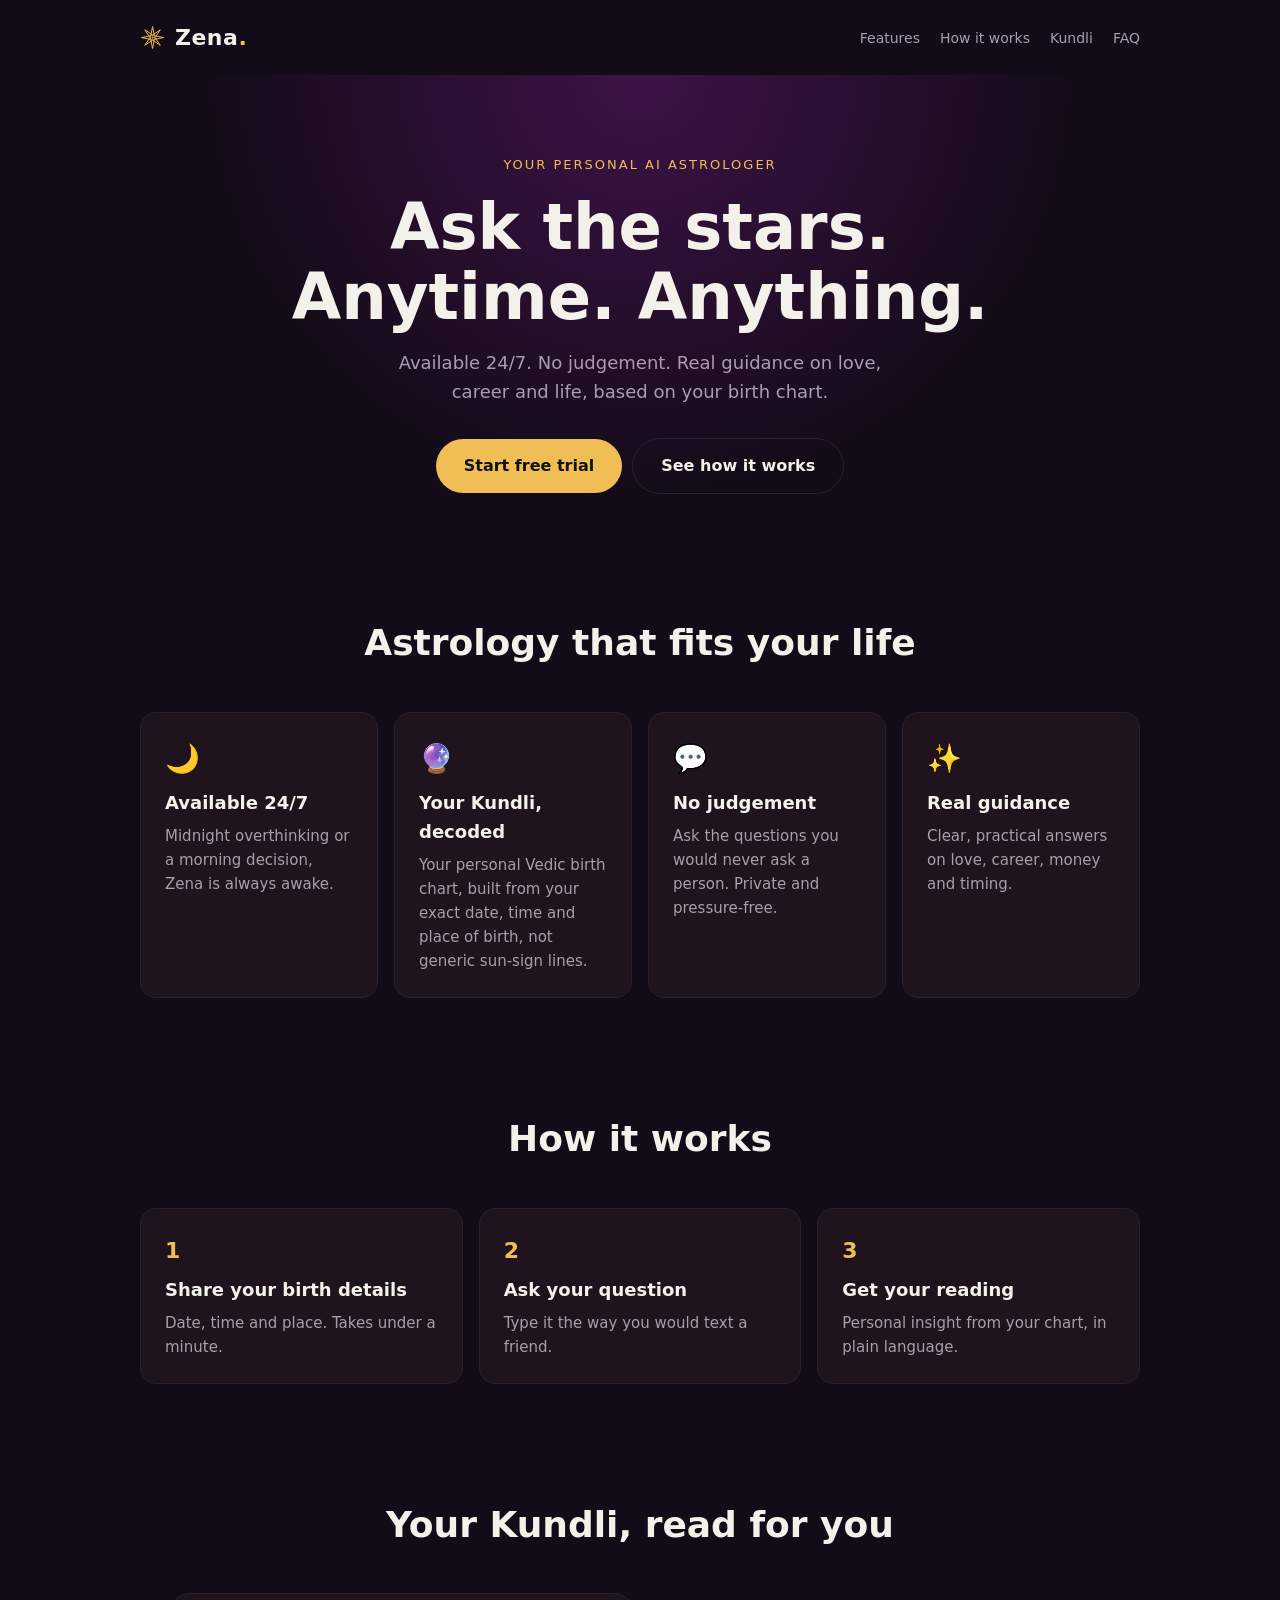
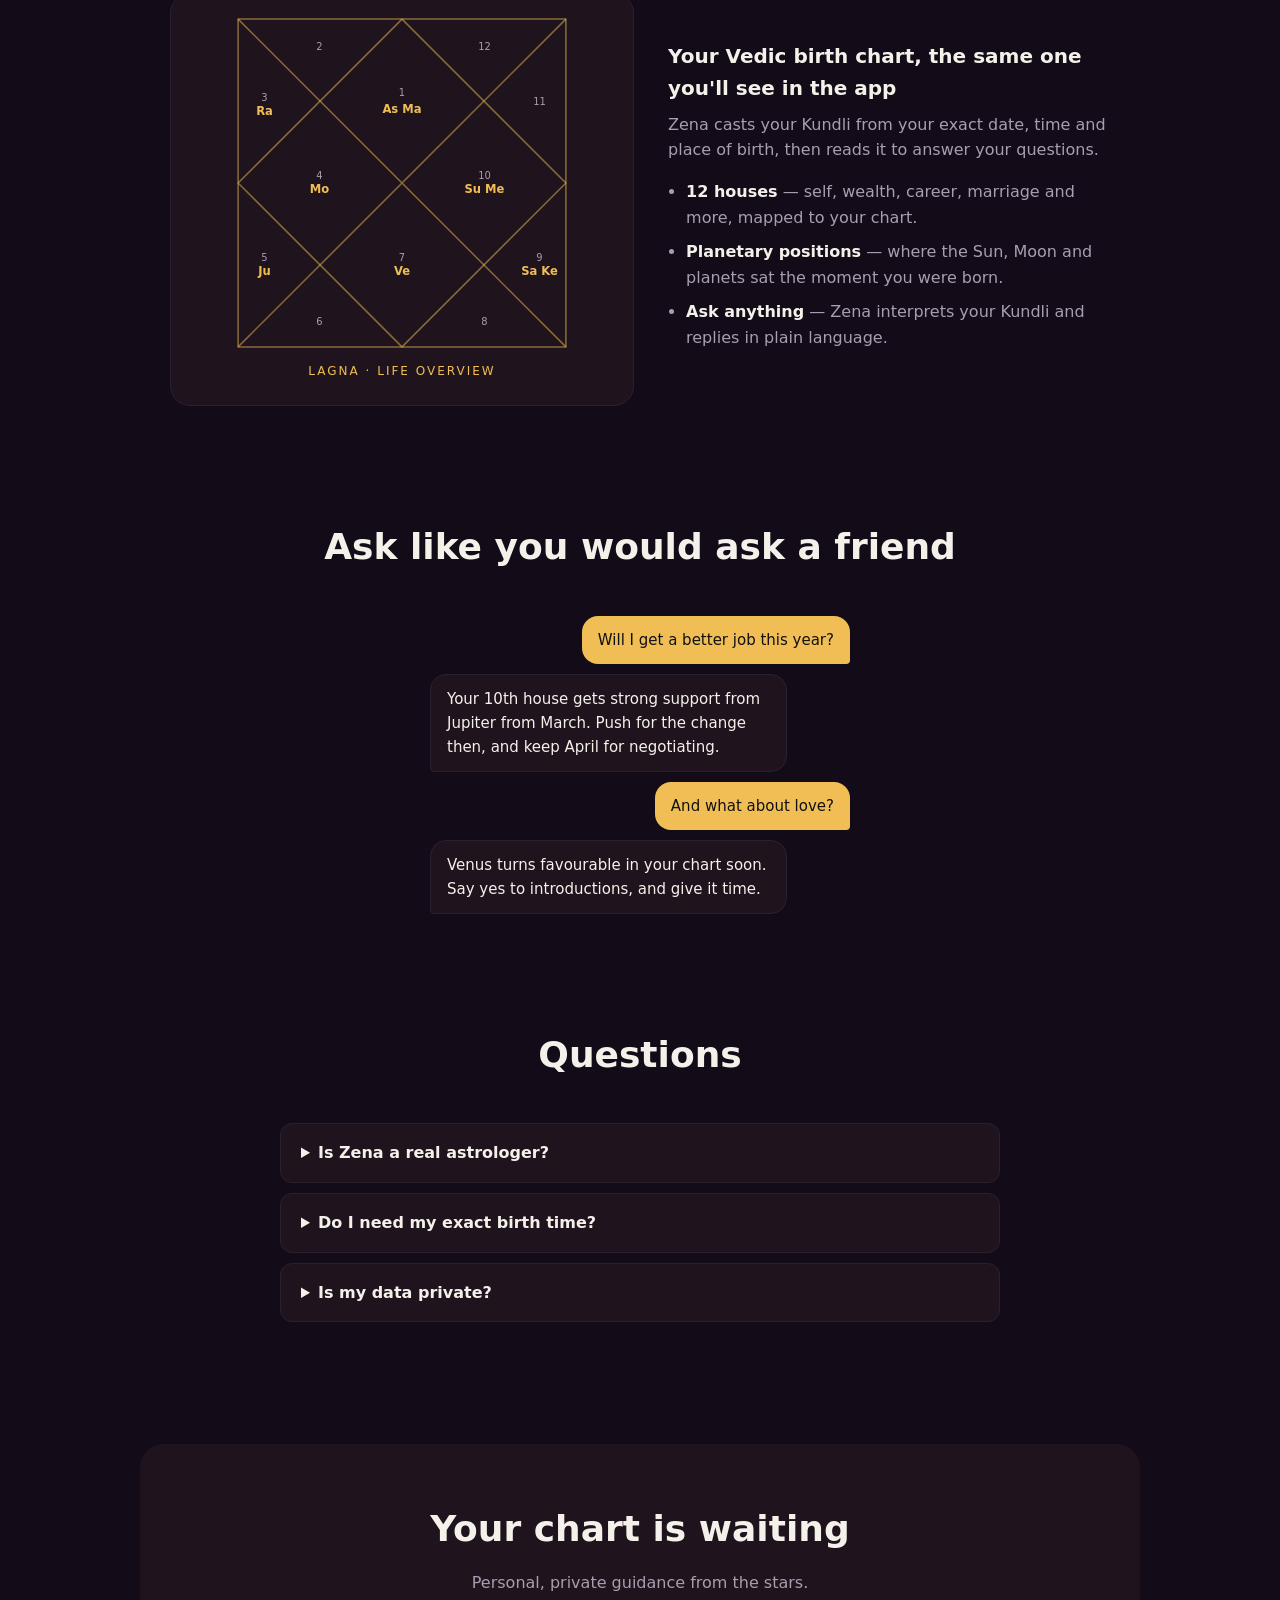
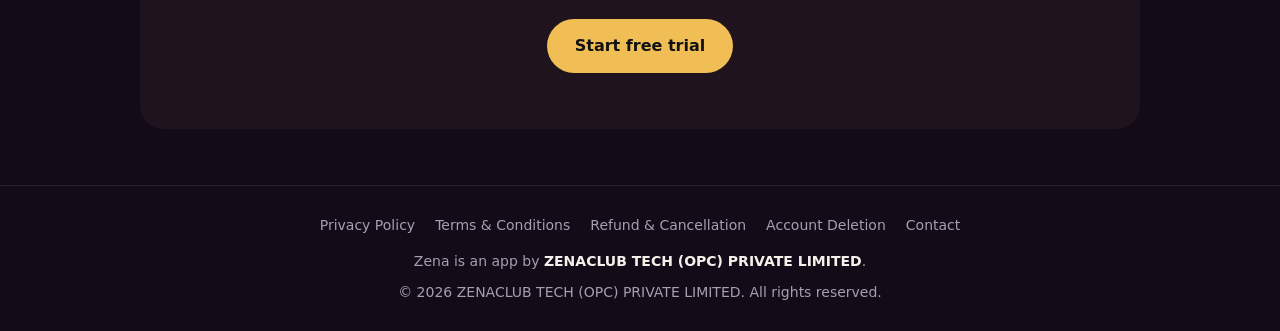
<file: index.html>
<!doctype html>
<html lang="en">
<head>
<meta charset="UTF-8">
<meta name="viewport" content="width=device-width, initial-scale=1">
<meta name="theme-color" content="#230A29">
<link rel="icon" href="logo.svg" type="image/svg+xml">
<title>Zena — Your AI Astrologer</title>
<meta name="description" content="Zena is your personal AI astrologer. Available 24/7. No judgement. Real guidance.">
<link rel="canonical" href="https://zenaastro.com/">
<meta property="og:type" content="website">
<meta property="og:site_name" content="Zena">
<meta property="og:url" content="https://zenaastro.com/">
<meta property="og:title" content="Zena — Your AI Astrologer">
<meta property="og:description" content="Available 24/7. No judgement. Real guidance.">
<meta property="og:image" content="https://zenaastro.com/og.png">
<meta name="twitter:card" content="summary_large_image">
<meta name="twitter:title" content="Zena — Your AI Astrologer">
<meta name="twitter:description" content="Available 24/7. No judgement. Real guidance.">
<meta name="twitter:image" content="https://zenaastro.com/og.png">
<script type="application/ld+json">
{
  "@context": "https://schema.org",
  "@type": "Organization",
  "name": "ZENACLUB TECH (OPC) PRIVATE LIMITED",
  "alternateName": "Zena",
  "url": "https://zenaastro.com/",
  "logo": "https://zenaastro.com/logo.svg",
  "email": "support@zenaclub.com"
}
</script>
<style>
:root{--bg:#140b18;--card:#1f141d;--fg:#f4f1ea;--mute:#a99db0;--gold:#f0be55;--magenta:#ef5aa7;--line:#2a2130}
*{box-sizing:border-box}
html{scroll-behavior:smooth}
body{margin:0;background:var(--bg);color:var(--fg);font:16px/1.6 system-ui,-apple-system,Segoe UI,Roboto,sans-serif}
a{color:inherit;text-decoration:none}
.wrap{max-width:1040px;margin:0 auto;padding:0 20px}
nav{display:flex;justify-content:space-between;align-items:center;padding:20px 0}
.logo{font-weight:700;font-size:22px;letter-spacing:.5px;display:inline-flex;align-items:center}.logo span{color:var(--gold)}
.mark{flex:none;margin-right:9px}
nav a.l{color:var(--mute);margin-left:20px;font-size:14px}
.btn{display:inline-block;background:var(--gold);color:#111;font-weight:600;padding:14px 28px;border-radius:999px}
.btn.ghost{background:none;color:var(--fg);border:1px solid var(--line);margin-left:10px}
.hero{text-align:center;padding:80px 0 64px;background:radial-gradient(ellipse at 50% 0,#3d1348 0,transparent 62%)}
.hero .tag{color:var(--gold);font-size:13px;letter-spacing:2px;text-transform:uppercase}
h1{font-size:clamp(36px,7vw,64px);line-height:1.1;margin:16px 0}
.hero p{color:var(--mute);max-width:520px;margin:0 auto 32px;font-size:18px}
h2{font-size:clamp(26px,4vw,36px);text-align:center;margin:0 0 40px}
section{padding:56px 0}
.grid{display:grid;gap:16px;grid-template-columns:repeat(auto-fit,minmax(230px,1fr))}
.card{background:var(--card);border:1px solid var(--line);border-radius:16px;padding:24px}
.card b{display:block;font-size:28px;margin-bottom:8px}
.card h3{margin:0 0 6px;font-size:18px}.card p{margin:0;color:var(--mute);font-size:15px}
.steps .card b{color:var(--gold);font-size:22px}
.chat{max-width:420px;margin:0 auto;display:flex;flex-direction:column;gap:10px}
.m{padding:12px 16px;border-radius:16px;max-width:85%;font-size:15px}
.u{background:var(--gold);color:#111;align-self:flex-end;border-bottom-right-radius:4px}
.z{background:var(--card);border:1px solid var(--line);border-bottom-left-radius:4px}
.kundli-wrap{display:grid;gap:34px;grid-template-columns:1.05fr 1fr;align-items:center;max-width:940px;margin:0 auto}
.kundli-card{background:var(--card);border:1px solid var(--line);border-radius:20px;padding:24px;text-align:center}
.kundli-card svg{width:100%;max-width:330px;height:auto;display:block;margin:0 auto}
.kundli-card .cap{display:block;margin-top:14px;color:var(--gold);font-size:12px;letter-spacing:2px;text-transform:uppercase}
.kundli-copy h3{margin:0 0 8px;font-size:20px}
.kundli-copy p{margin:0 0 16px;color:var(--mute)}
.kundli-copy ul{margin:0;padding-left:18px;color:var(--mute)}
.kundli-copy li{margin:9px 0}.kundli-copy li b{color:var(--fg);font-weight:600}
@media(max-width:720px){.kundli-wrap{grid-template-columns:1fr;gap:24px}}
details{background:var(--card);border:1px solid var(--line);border-radius:12px;padding:16px 20px;margin-bottom:10px;max-width:720px;margin-inline:auto}
summary{cursor:pointer;font-weight:600}details p{color:var(--mute);margin:10px 0 0}
.cta{text-align:center;background:var(--card);border-radius:24px;padding:56px 20px}
footer{border-top:1px solid var(--line);padding:28px 0;color:var(--mute);font-size:14px;text-align:center}
footer a{margin:0 10px}footer a:hover{color:var(--gold)}
footer .company{margin-top:14px}footer .company b{color:var(--fg);font-weight:600}
</style>
</head>
<body>
<div class="wrap">
<nav>
  <a class="logo" href="#"><svg class="mark" viewBox="0 0 24 24" width="26" height="26" aria-hidden="true" fill="none" stroke="var(--gold)" stroke-width="0.9" stroke-linejoin="round"><path d="M11.6,1.455L13.292,9.913L21.75,11.605L13.292,13.297L11.6,21.755L9.908,13.297L1.45,11.605L9.908,9.913L11.6,1.455"/><path d="M18.777,4.428L13.992,11.605L18.777,18.782L11.6,13.997L4.423,18.782L9.208,11.605L4.423,4.428L11.6,9.213L18.777,4.428"/><path d="M9.425,11.605C9.425,12.806 10.4,13.78 11.6,13.78C12.8,13.78 13.775,12.806 13.775,11.605C13.775,10.405 12.8,9.43 11.6,9.43C10.4,9.43 9.425,10.405 9.425,11.605V11.605"/><path d="M10.633,11.605C10.633,12.139 11.066,12.572 11.6,12.572C12.134,12.572 12.567,12.139 12.567,11.605C12.567,11.071 12.134,10.638 11.6,10.638C11.066,10.638 10.633,11.071 10.633,11.605Z" fill="var(--gold)" stroke="none"/></svg>Zena<span>.</span></a>
  <div><a class="l" href="#features">Features</a><a class="l" href="#how">How it works</a><a class="l" href="#kundli">Kundli</a><a class="l" href="#faq">FAQ</a></div>
</nav>

<header class="hero">
  <div class="tag">Your personal AI astrologer</div>
  <h1>Ask the stars.<br>Anytime. Anything.</h1>
  <p>Available 24/7. No judgement. Real guidance on love, career and life, based on your birth chart.</p>
  <a class="btn" href="free-trial.html">Start free trial</a><a class="btn ghost" href="#how">See how it works</a>
</header>

<section id="features">
  <h2>Astrology that fits your life</h2>
  <div class="grid">
    <div class="card"><b>🌙</b><h3>Available 24/7</h3><p>Midnight overthinking or a morning decision, Zena is always awake.</p></div>
    <div class="card"><b>🔮</b><h3>Your Kundli, decoded</h3><p>Your personal Vedic birth chart, built from your exact date, time and place of birth, not generic sun-sign lines.</p></div>
    <div class="card"><b>💬</b><h3>No judgement</h3><p>Ask the questions you would never ask a person. Private and pressure-free.</p></div>
    <div class="card"><b>✨</b><h3>Real guidance</h3><p>Clear, practical answers on love, career, money and timing.</p></div>
  </div>
</section>

<section id="how" class="steps">
  <h2>How it works</h2>
  <div class="grid">
    <div class="card"><b>1</b><h3>Share your birth details</h3><p>Date, time and place. Takes under a minute.</p></div>
    <div class="card"><b>2</b><h3>Ask your question</h3><p>Type it the way you would text a friend.</p></div>
    <div class="card"><b>3</b><h3>Get your reading</h3><p>Personal insight from your chart, in plain language.</p></div>
  </div>
</section>

<section id="kundli">
  <h2>Your Kundli, read for you</h2>
  <div class="kundli-wrap">
    <div class="kundli-card">
      <svg viewBox="0 0 300 300" role="img" aria-label="Sample North Indian Kundli birth chart">
        <g fill="none" stroke="var(--gold)" stroke-opacity="0.5" stroke-width="1.4" stroke-linejoin="round">
          <rect x="1" y="1" width="298" height="298"/>
          <path d="M1,1 L299,299 M299,1 L1,299"/>
          <path d="M150,1 L299,150 L150,299 L1,150 Z"/>
        </g>
        <g text-anchor="middle" fill="var(--mute)" font-size="9">
          <text x="150" y="71">1</text><text x="75" y="29">2</text><text x="25" y="75">3</text>
          <text x="75" y="146">4</text><text x="25" y="221">5</text><text x="75" y="279">6</text>
          <text x="150" y="221">7</text><text x="225" y="279">8</text><text x="275" y="221">9</text>
          <text x="225" y="146">10</text><text x="275" y="79">11</text><text x="225" y="29">12</text>
        </g>
        <g text-anchor="middle" fill="var(--gold)" font-size="10.5" font-weight="600">
          <text x="150" y="86">As Ma</text>
          <text x="25" y="88">Ra</text>
          <text x="75" y="159">Mo</text>
          <text x="25" y="234">Ju</text>
          <text x="150" y="234">Ve</text>
          <text x="275" y="234">Sa Ke</text>
          <text x="225" y="159">Su Me</text>
        </g>
      </svg>
      <span class="cap">Lagna · Life overview</span>
    </div>
    <div class="kundli-copy">
      <h3>Your Vedic birth chart, the same one you'll see in the app</h3>
      <p>Zena casts your Kundli from your exact date, time and place of birth, then reads it to answer your questions.</p>
      <ul>
        <li><b>12 houses</b> — self, wealth, career, marriage and more, mapped to your chart.</li>
        <li><b>Planetary positions</b> — where the Sun, Moon and planets sat the moment you were born.</li>
        <li><b>Ask anything</b> — Zena interprets your Kundli and replies in plain language.</li>
      </ul>
    </div>
  </div>
</section>

<section>
  <h2>Ask like you would ask a friend</h2>
  <div class="chat">
    <div class="m u">Will I get a better job this year?</div>
    <div class="m z">Your 10th house gets strong support from Jupiter from March. Push for the change then, and keep April for negotiating.</div>
    <div class="m u">And what about love?</div>
    <div class="m z">Venus turns favourable in your chart soon. Say yes to introductions, and give it time.</div>
  </div>
</section>

<section id="faq">
  <h2>Questions</h2>
  <details><summary>Is Zena a real astrologer?</summary><p>Zena is an AI astrologer. It offers guidance for reflection and entertainment, not a substitute for professional medical, legal or financial advice.</p></details>
  <details><summary>Do I need my exact birth time?</summary><p>It gives the most accurate chart, but you can still get useful readings with an approximate time.</p></details>
  <details><summary>Is my data private?</summary><p>Your birth details and chats are used only to give you readings.</p></details>
</section>

<section id="download">
  <div class="cta">
    <h2 style="margin-bottom:12px">Your chart is waiting</h2>
    <p style="color:var(--mute);margin:0 0 24px">Personal, private guidance from the stars.</p>
    <a class="btn" href="free-trial.html">Start free trial</a>
  </div>
</section>
</div>

<footer>
  <a href="/privacy-policy/">Privacy Policy</a><a href="/terms-and-conditions/">Terms &amp; Conditions</a><a href="/refund-cancellation/">Refund &amp; Cancellation</a><a href="/account-deletion/">Account Deletion</a><a href="/contact/">Contact</a>
  <div class="company">Zena is an app by <b>ZENACLUB TECH (OPC) PRIVATE LIMITED</b>.</div>
  <div style="margin-top:8px">© 2026 ZENACLUB TECH (OPC) PRIVATE LIMITED. All rights reserved.</div>
</footer>
<script src="/attribution.js"></script>
</body>
</html>
</file>
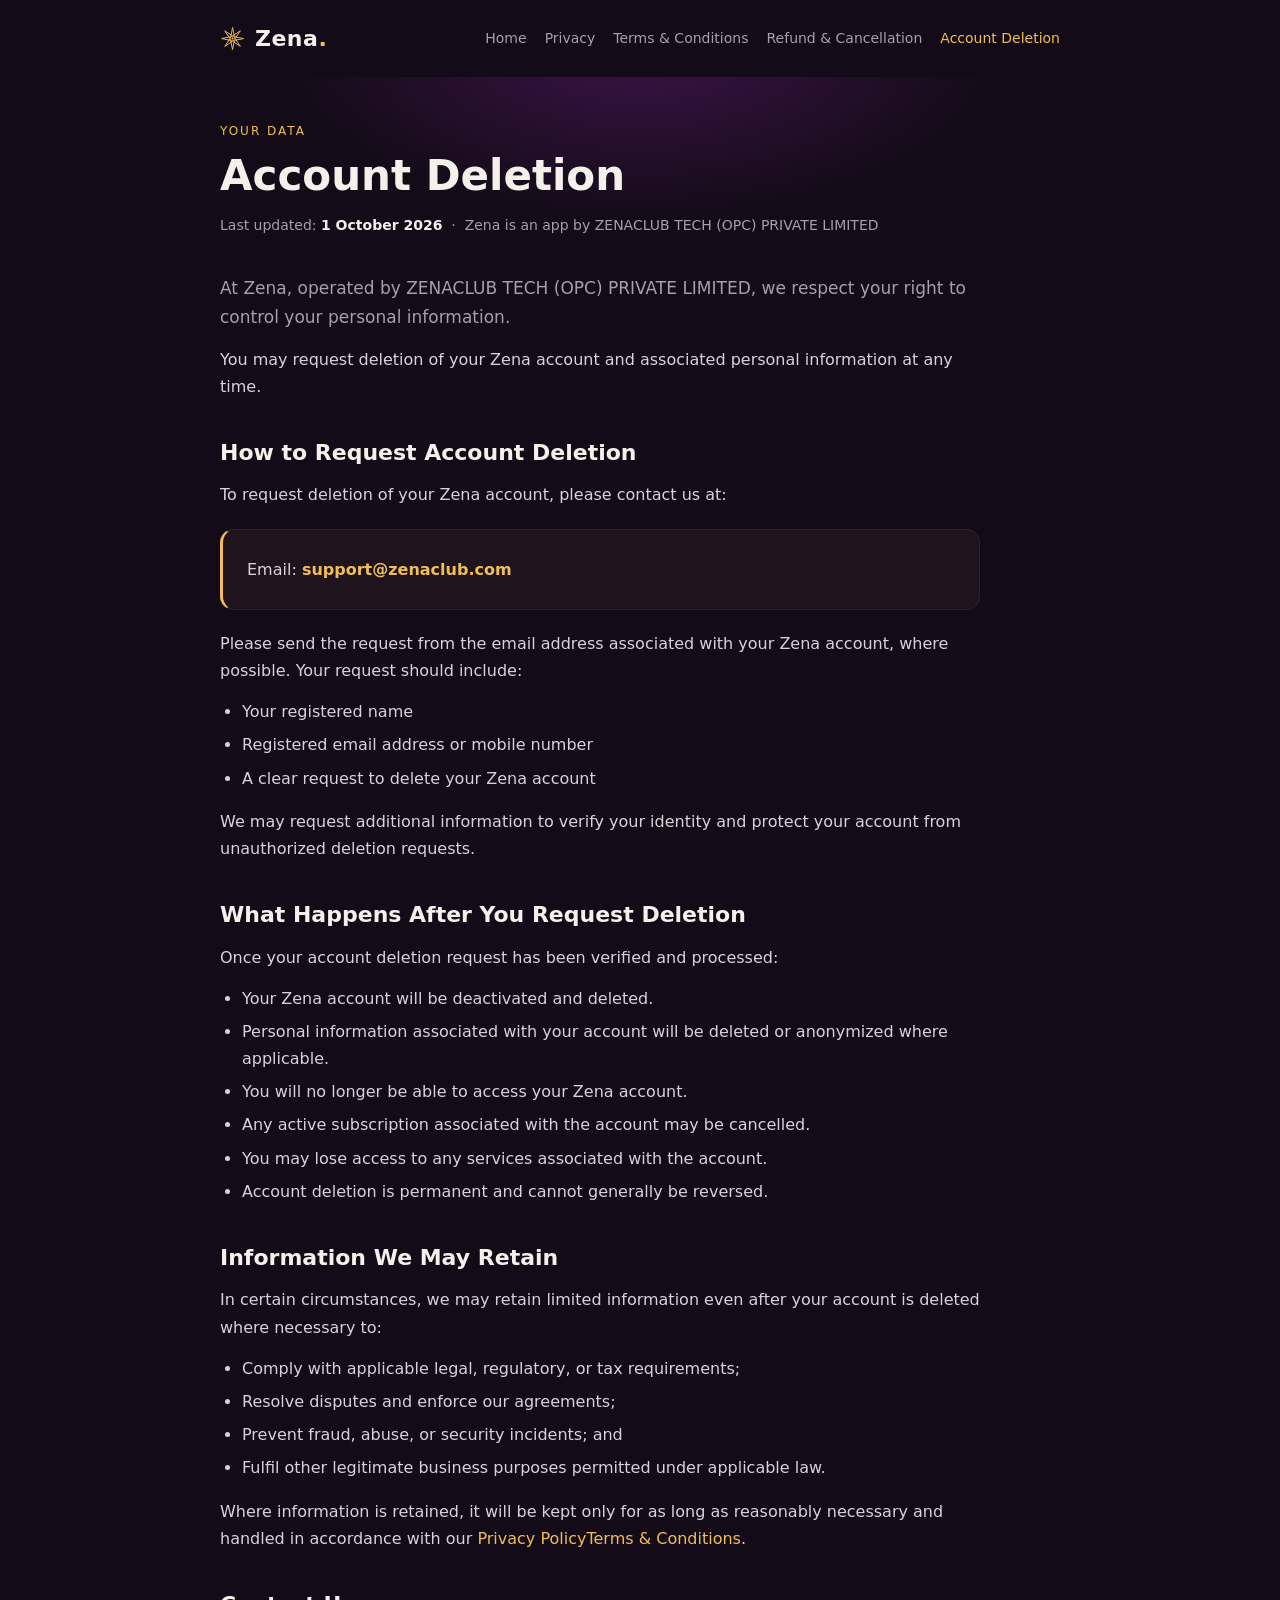
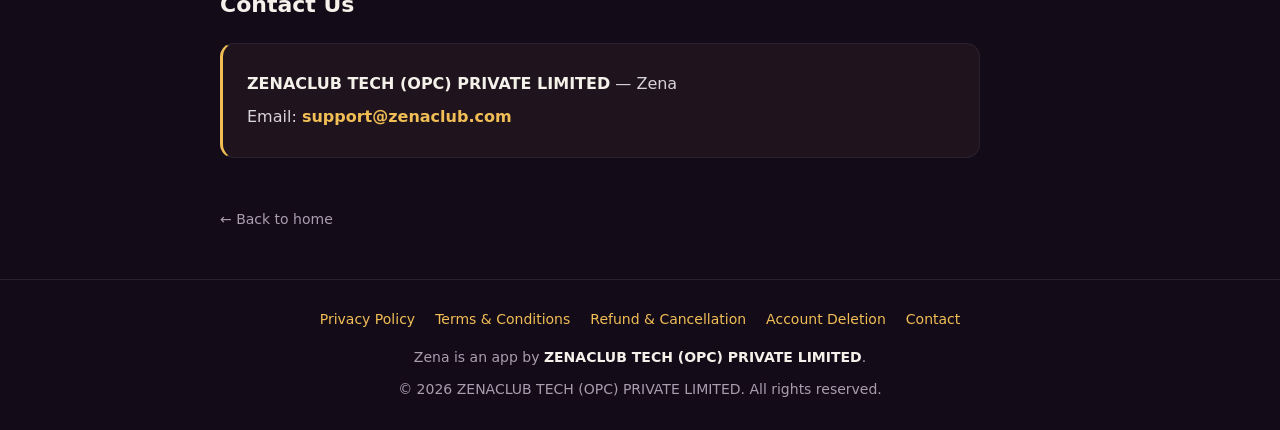
<file: account-deletion/index.html>
<!doctype html>
<html lang="en">
<head>
<meta charset="UTF-8">
<meta name="viewport" content="width=device-width, initial-scale=1">
<meta name="theme-color" content="#230A29">
<link rel="icon" href="/logo.svg" type="image/svg+xml">
<title>Account Deletion — Zena</title>
<meta name="description" content="How to request deletion of your Zena account. Zena is an app by ZENACLUB TECH (OPC) PRIVATE LIMITED.">
<link rel="canonical" href="https://zenaastro.com/account-deletion/">
<meta property="og:type" content="website">
<meta property="og:site_name" content="Zena">
<meta property="og:url" content="https://zenaastro.com/account-deletion/">
<meta property="og:title" content="Account Deletion — Zena">
<meta property="og:image" content="https://zenaastro.com/og.png">
<link rel="stylesheet" href="/legal.css">
</head>
<body>
<div class="wrap">

<nav>
  <a class="logo" href="/"><svg class="mark" viewBox="0 0 24 24" width="26" height="26" aria-hidden="true" fill="none" stroke="var(--gold)" stroke-width="0.9" stroke-linejoin="round"><path d="M11.6,1.455L13.292,9.913L21.75,11.605L13.292,13.297L11.6,21.755L9.908,13.297L1.45,11.605L9.908,9.913L11.6,1.455"/><path d="M18.777,4.428L13.992,11.605L18.777,18.782L11.6,13.997L4.423,18.782L9.208,11.605L4.423,4.428L11.6,9.213L18.777,4.428"/><path d="M9.425,11.605C9.425,12.806 10.4,13.78 11.6,13.78C12.8,13.78 13.775,12.806 13.775,11.605C13.775,10.405 12.8,9.43 11.6,9.43C10.4,9.43 9.425,10.405 9.425,11.605V11.605"/><path d="M10.633,11.605C10.633,12.139 11.066,12.572 11.6,12.572C12.134,12.572 12.567,12.139 12.567,11.605C12.567,11.071 12.134,10.638 11.6,10.638C11.066,10.638 10.633,11.071 10.633,11.605Z" fill="var(--gold)" stroke="none"/></svg>Zena<span>.</span></a>
  <div class="navlinks">
    <a href="/">Home</a>
    <a href="/privacy-policy/">Privacy</a>
    <a href="/terms-and-conditions/">Terms &amp; Conditions</a>
    <a href="/refund-cancellation/">Refund &amp; Cancellation</a>
    <a href="/account-deletion/" class="active">Account Deletion</a>
  </div>
</nav>

<header class="page">
  <div class="tag">Your data</div>
  <h1>Account Deletion</h1>
  <p class="meta">Last updated: <b>1 October 2026</b> &nbsp;·&nbsp; Zena is an app by ZENACLUB TECH (OPC) PRIVATE LIMITED</p>
</header>

<div class="content">
  <p class="lead">At Zena, operated by ZENACLUB TECH (OPC) PRIVATE LIMITED, we respect your right to control your personal information.</p>
  <p>You may request deletion of your Zena account and associated personal information at any time.</p>

  <h2>How to Request Account Deletion</h2>
  <p>To request deletion of your Zena account, please contact us at:</p>
  <div class="contact">
    <p>Email: <a href="mailto:support@zenaclub.com">support@zenaclub.com</a></p>
  </div>
  <p>Please send the request from the email address associated with your Zena account, where possible. Your request should include:</p>
  <ul>
    <li>Your registered name</li>
    <li>Registered email address or mobile number</li>
    <li>A clear request to delete your Zena account</li>
  </ul>
  <p>We may request additional information to verify your identity and protect your account from unauthorized deletion requests.</p>

  <h2>What Happens After You Request Deletion</h2>
  <p>Once your account deletion request has been verified and processed:</p>
  <ul>
    <li>Your Zena account will be deactivated and deleted.</li>
    <li>Personal information associated with your account will be deleted or anonymized where applicable.</li>
    <li>You will no longer be able to access your Zena account.</li>
    <li>Any active subscription associated with the account may be cancelled.</li>
    <li>You may lose access to any services associated with the account.</li>
    <li>Account deletion is permanent and cannot generally be reversed.</li>
  </ul>

  <h2>Information We May Retain</h2>
  <p>In certain circumstances, we may retain limited information even after your account is deleted where necessary to:</p>
  <ul>
    <li>Comply with applicable legal, regulatory, or tax requirements;</li>
    <li>Resolve disputes and enforce our agreements;</li>
    <li>Prevent fraud, abuse, or security incidents; and</li>
    <li>Fulfil other legitimate business purposes permitted under applicable law.</li>
  </ul>
  <p>Where information is retained, it will be kept only for as long as reasonably necessary and handled in accordance with our <a href="/privacy-policy/">Privacy Policy</a><a href="/terms-and-conditions/">Terms &amp; Conditions</a>.</p>

  <h2>Contact Us</h2>
  <div class="contact">
    <p><strong>ZENACLUB TECH (OPC) PRIVATE LIMITED</strong> — Zena</p>
    <p>Email: <a href="mailto:support@zenaclub.com">support@zenaclub.com</a></p>
  </div>

  <a class="backhome" href="/">&larr; Back to home</a>
</div>

</div>

<footer>
  <a href="/privacy-policy/">Privacy Policy</a><a href="/terms-and-conditions/">Terms &amp; Conditions</a><a href="/refund-cancellation/">Refund &amp; Cancellation</a><a href="/account-deletion/">Account Deletion</a><a href="/contact/">Contact</a>
  <div class="company">Zena is an app by <b>ZENACLUB TECH (OPC) PRIVATE LIMITED</b>.</div>
  <div style="margin-top:8px">© 2026 ZENACLUB TECH (OPC) PRIVATE LIMITED. All rights reserved.</div>
</footer>
</body>
</html>
</file>
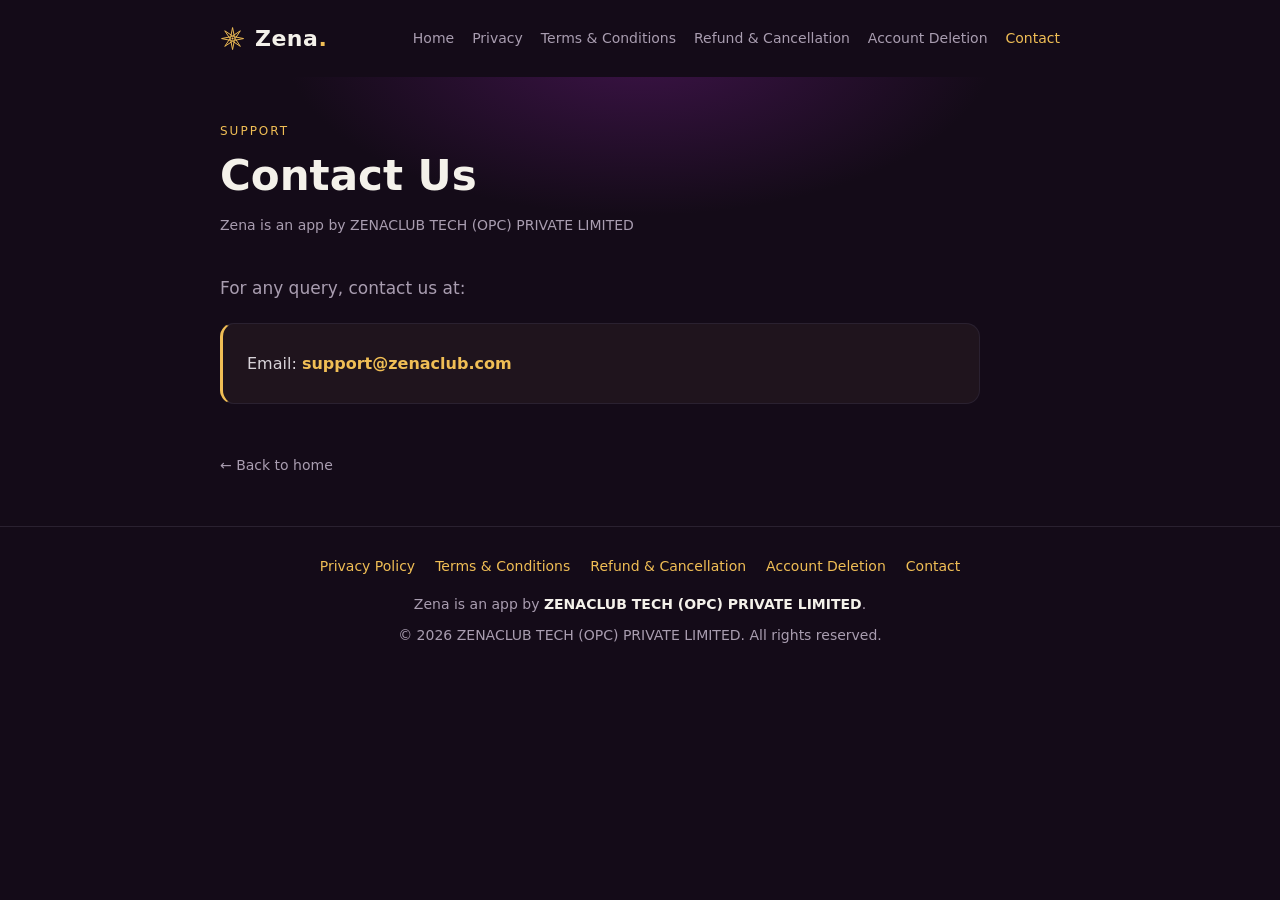
<file: contact/index.html>
<!doctype html>
<html lang="en">
<head>
<meta charset="UTF-8">
<meta name="viewport" content="width=device-width, initial-scale=1">
<meta name="theme-color" content="#230A29">
<link rel="icon" href="/logo.svg" type="image/svg+xml">
<title>Contact Us — Zena</title>
<meta name="description" content="Get in touch with Zena support. Zena is an app by ZENACLUB TECH (OPC) PRIVATE LIMITED.">
<link rel="canonical" href="https://zenaastro.com/contact/">
<meta property="og:type" content="website">
<meta property="og:site_name" content="Zena">
<meta property="og:url" content="https://zenaastro.com/contact/">
<meta property="og:title" content="Contact Us — Zena">
<meta property="og:image" content="https://zenaastro.com/og.png">
<link rel="stylesheet" href="/legal.css">
</head>
<body>
<div class="wrap">

<nav>
  <a class="logo" href="/"><svg class="mark" viewBox="0 0 24 24" width="26" height="26" aria-hidden="true" fill="none" stroke="var(--gold)" stroke-width="0.9" stroke-linejoin="round"><path d="M11.6,1.455L13.292,9.913L21.75,11.605L13.292,13.297L11.6,21.755L9.908,13.297L1.45,11.605L9.908,9.913L11.6,1.455"/><path d="M18.777,4.428L13.992,11.605L18.777,18.782L11.6,13.997L4.423,18.782L9.208,11.605L4.423,4.428L11.6,9.213L18.777,4.428"/><path d="M9.425,11.605C9.425,12.806 10.4,13.78 11.6,13.78C12.8,13.78 13.775,12.806 13.775,11.605C13.775,10.405 12.8,9.43 11.6,9.43C10.4,9.43 9.425,10.405 9.425,11.605V11.605"/><path d="M10.633,11.605C10.633,12.139 11.066,12.572 11.6,12.572C12.134,12.572 12.567,12.139 12.567,11.605C12.567,11.071 12.134,10.638 11.6,10.638C11.066,10.638 10.633,11.071 10.633,11.605Z" fill="var(--gold)" stroke="none"/></svg>Zena<span>.</span></a>
  <div class="navlinks">
    <a href="/">Home</a>
    <a href="/privacy-policy/">Privacy</a>
    <a href="/terms-and-conditions/">Terms &amp; Conditions</a>
    <a href="/refund-cancellation/">Refund &amp; Cancellation</a>
    <a href="/account-deletion/">Account Deletion</a>
    <a href="/contact/" class="active">Contact</a>
  </div>
</nav>

<header class="page">
  <div class="tag">Support</div>
  <h1>Contact Us</h1>
  <p class="meta">Zena is an app by ZENACLUB TECH (OPC) PRIVATE LIMITED</p>
</header>

<div class="content">
  <p class="lead">For any query, contact us at:</p>
  <div class="contact">
    <p>Email: <a href="mailto:support@zenaclub.com">support@zenaclub.com</a></p>
  </div>

  <a class="backhome" href="/">&larr; Back to home</a>
</div>

</div>

<footer>
  <a href="/privacy-policy/">Privacy Policy</a><a href="/terms-and-conditions/">Terms &amp; Conditions</a><a href="/refund-cancellation/">Refund &amp; Cancellation</a><a href="/account-deletion/">Account Deletion</a><a href="/contact/">Contact</a>
  <div class="company">Zena is an app by <b>ZENACLUB TECH (OPC) PRIVATE LIMITED</b>.</div>
  <div style="margin-top:8px">© 2026 ZENACLUB TECH (OPC) PRIVATE LIMITED. All rights reserved.</div>
</footer>
</body>
</html>
</file>
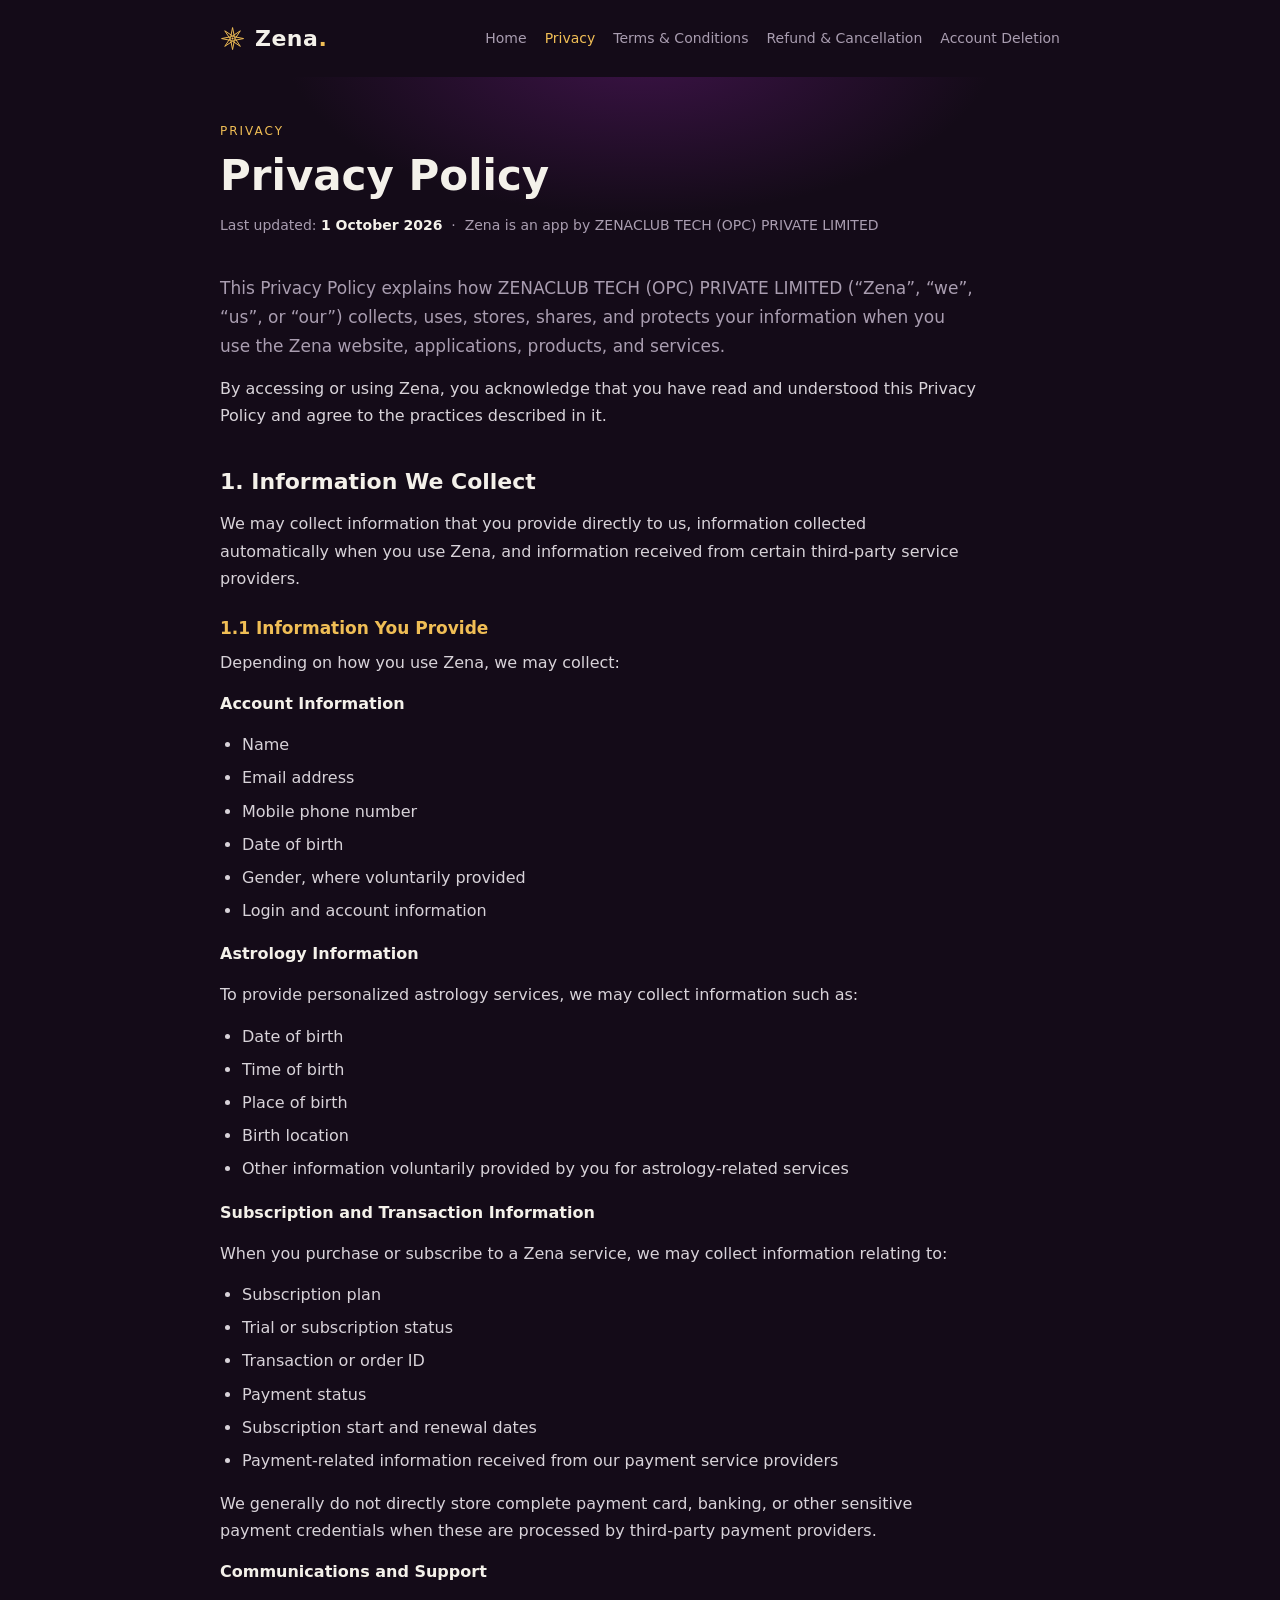
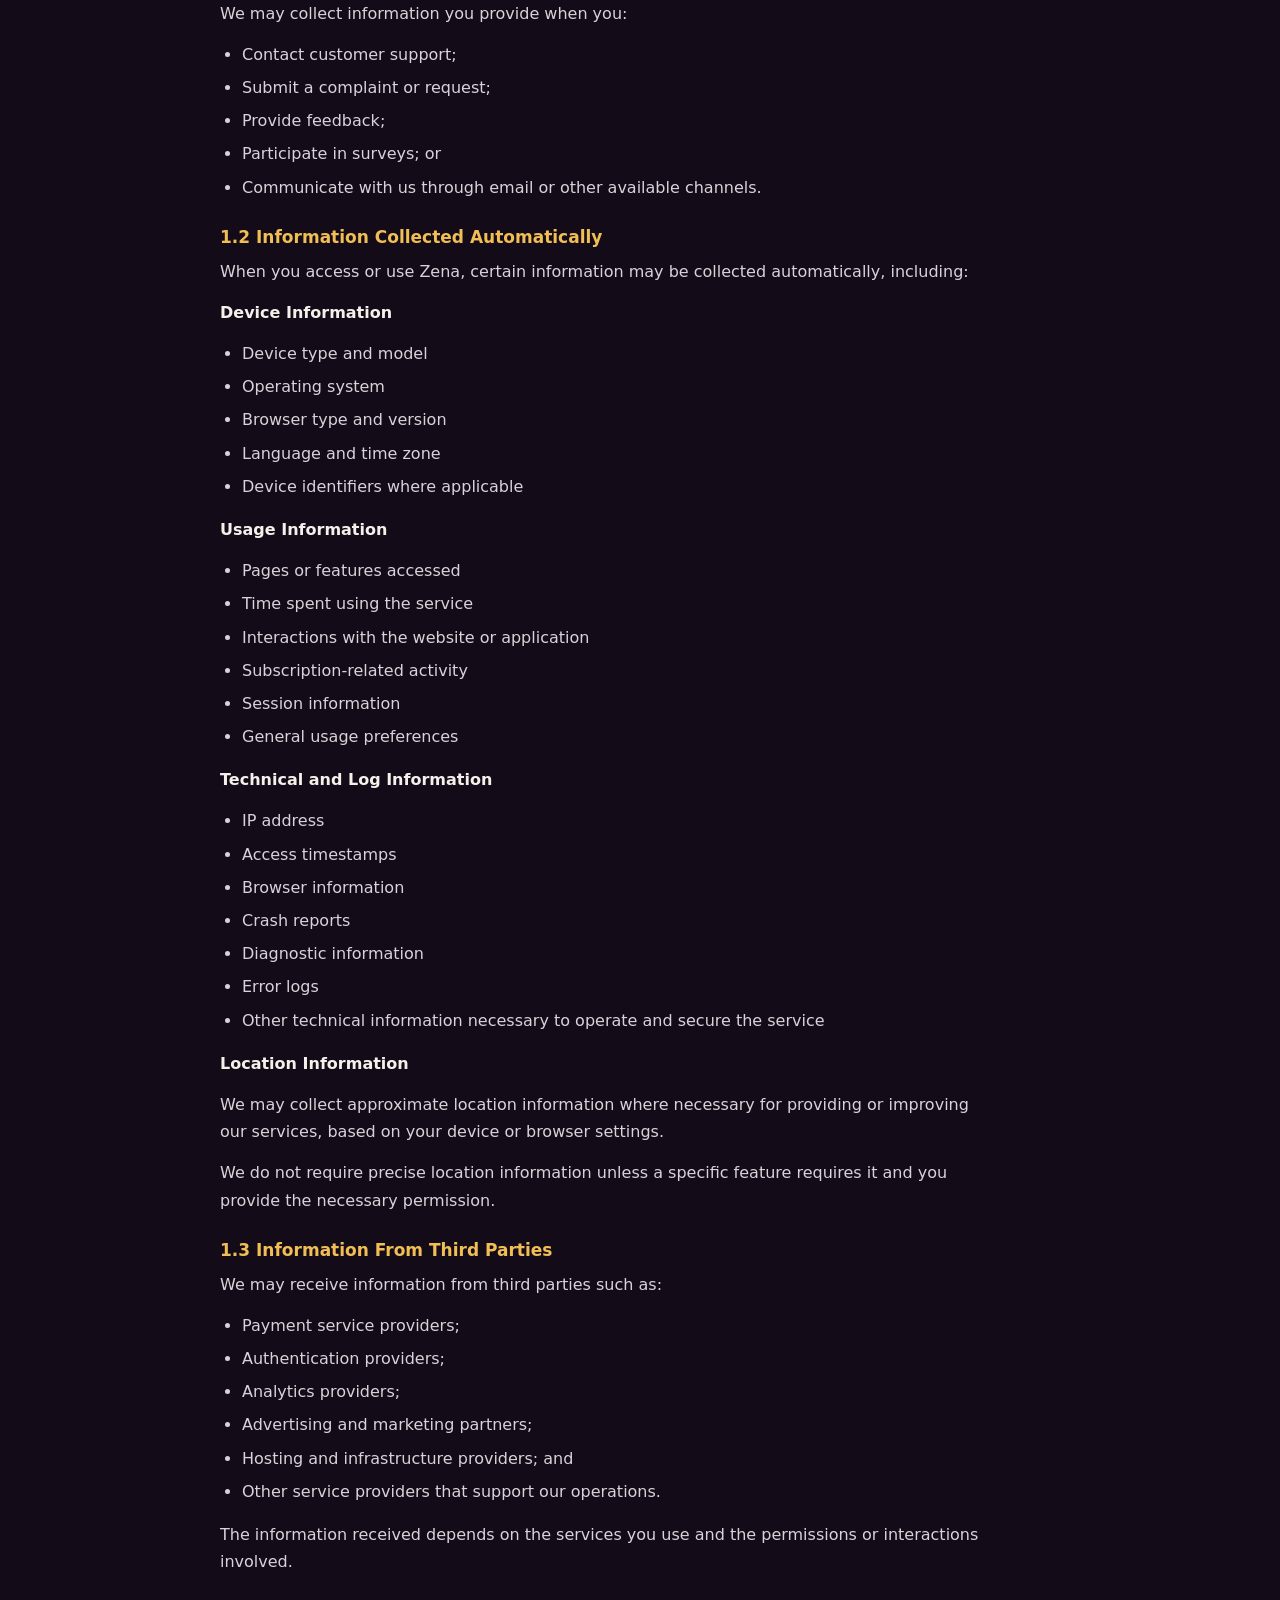
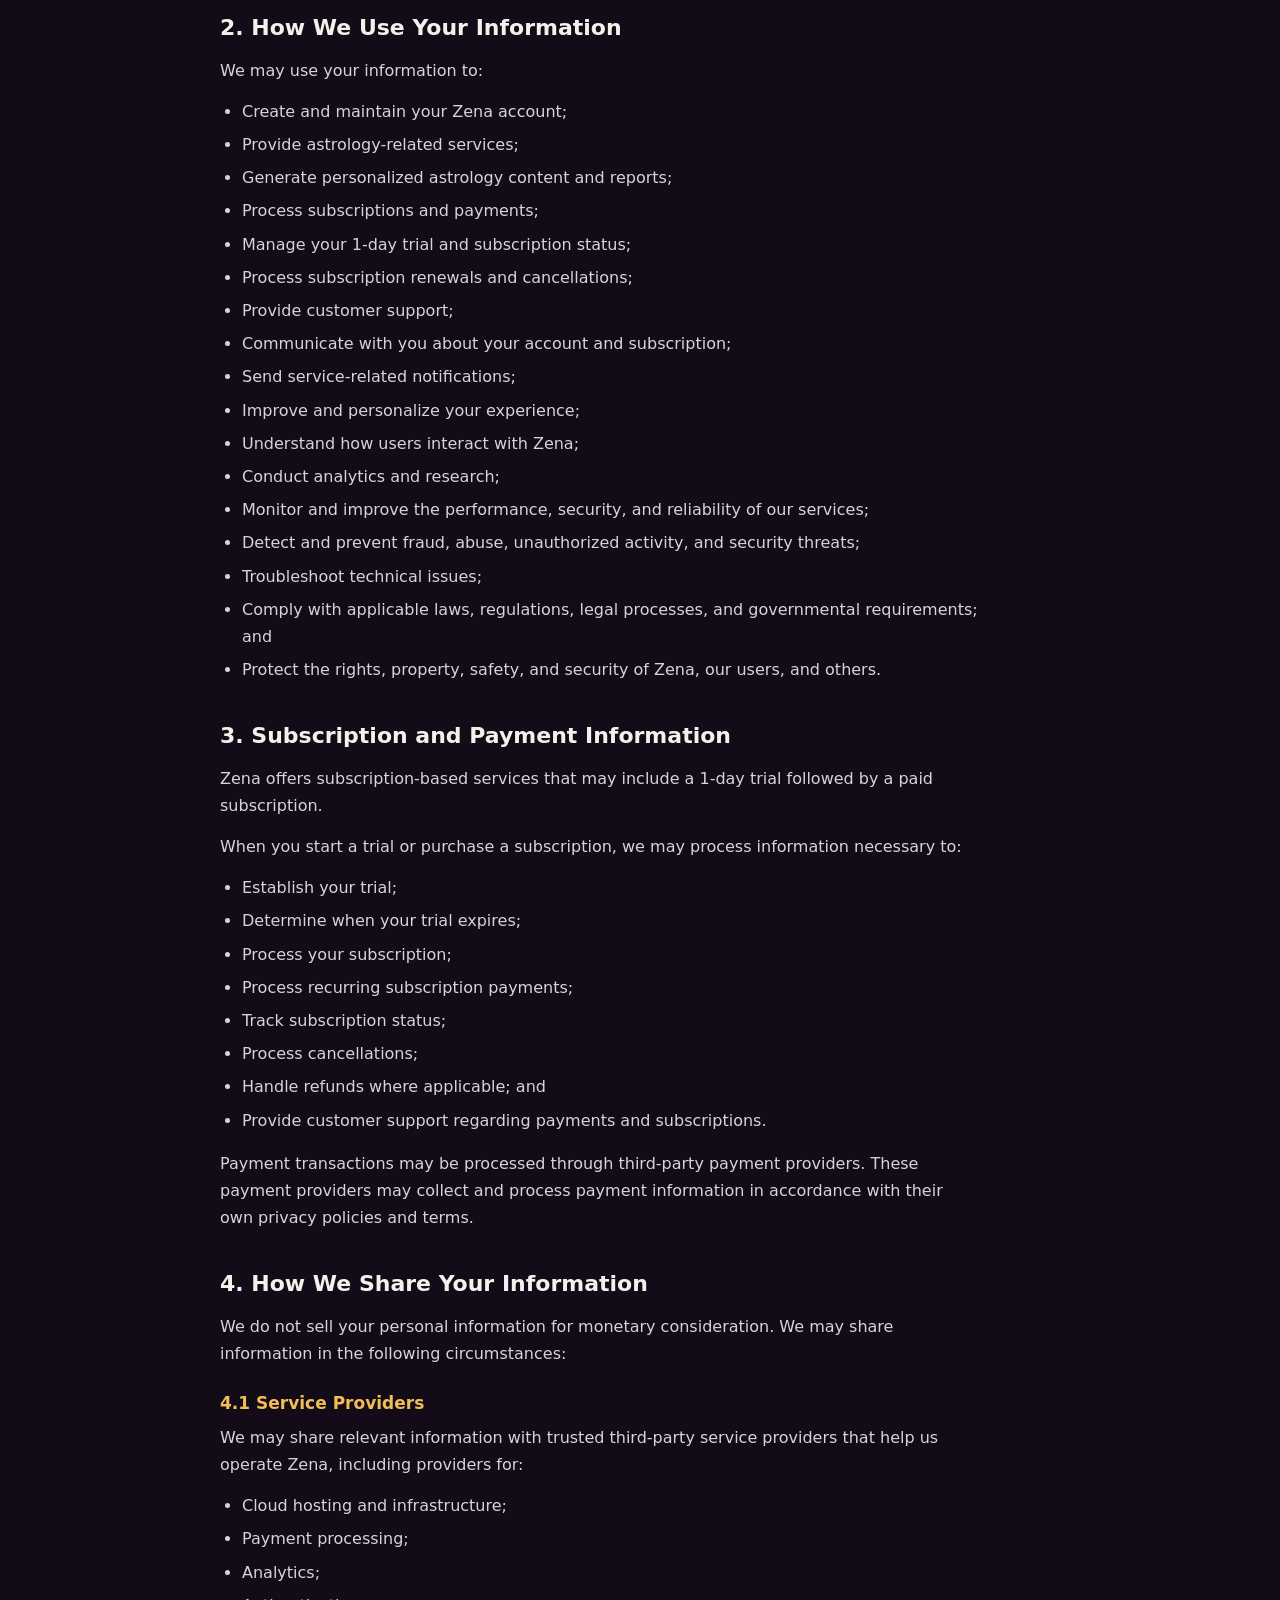
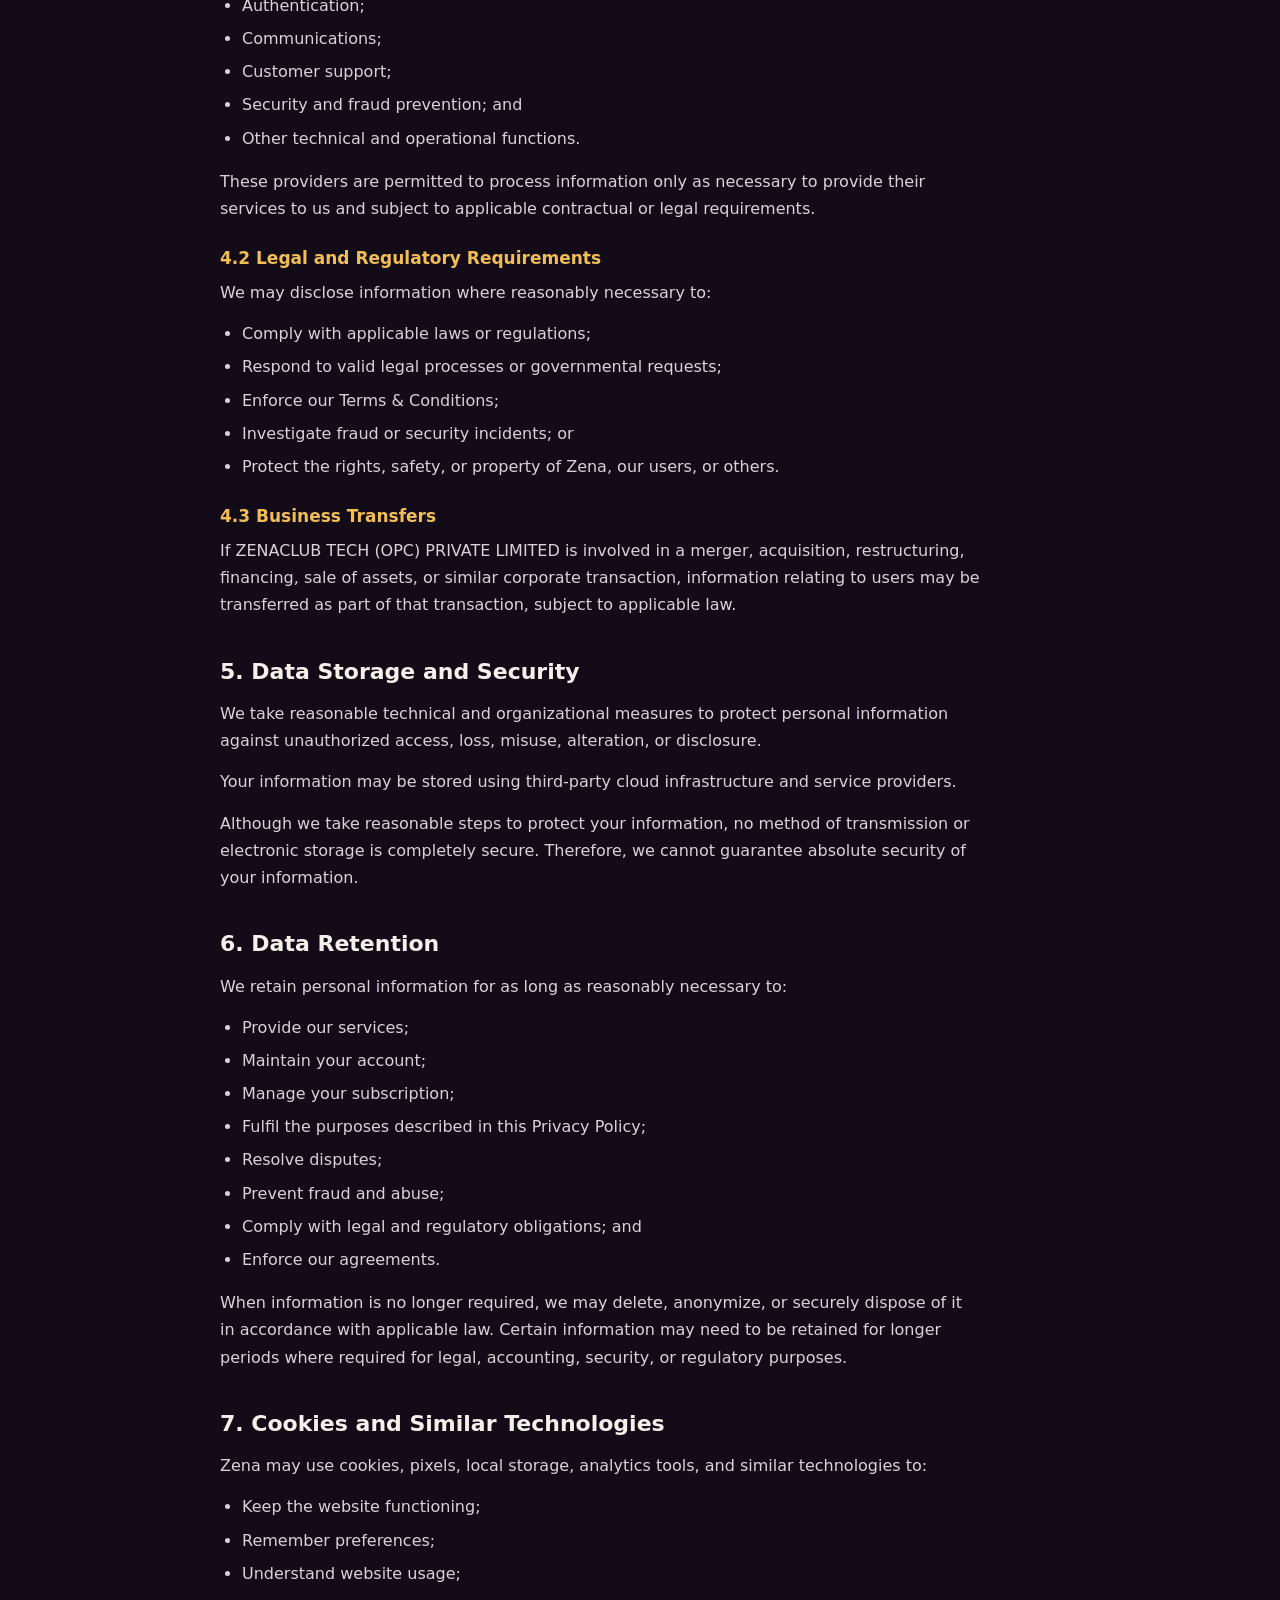
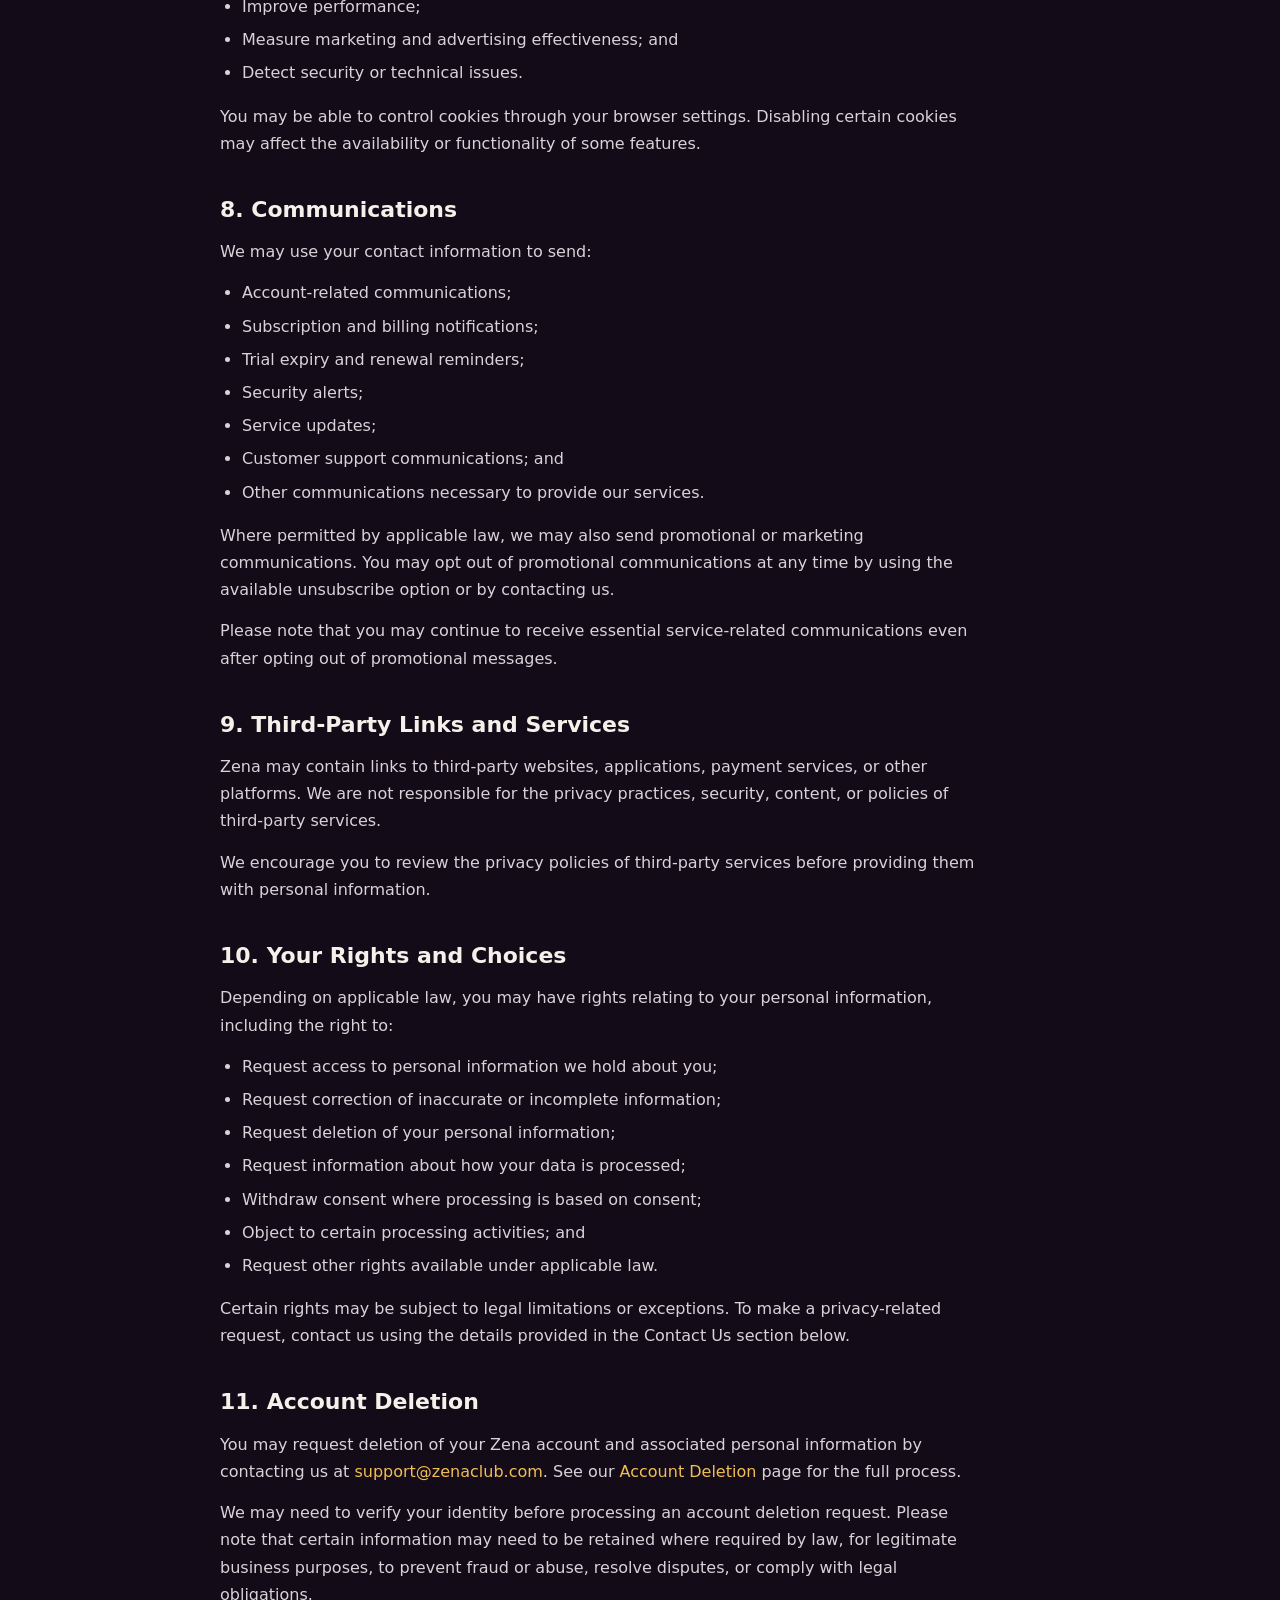
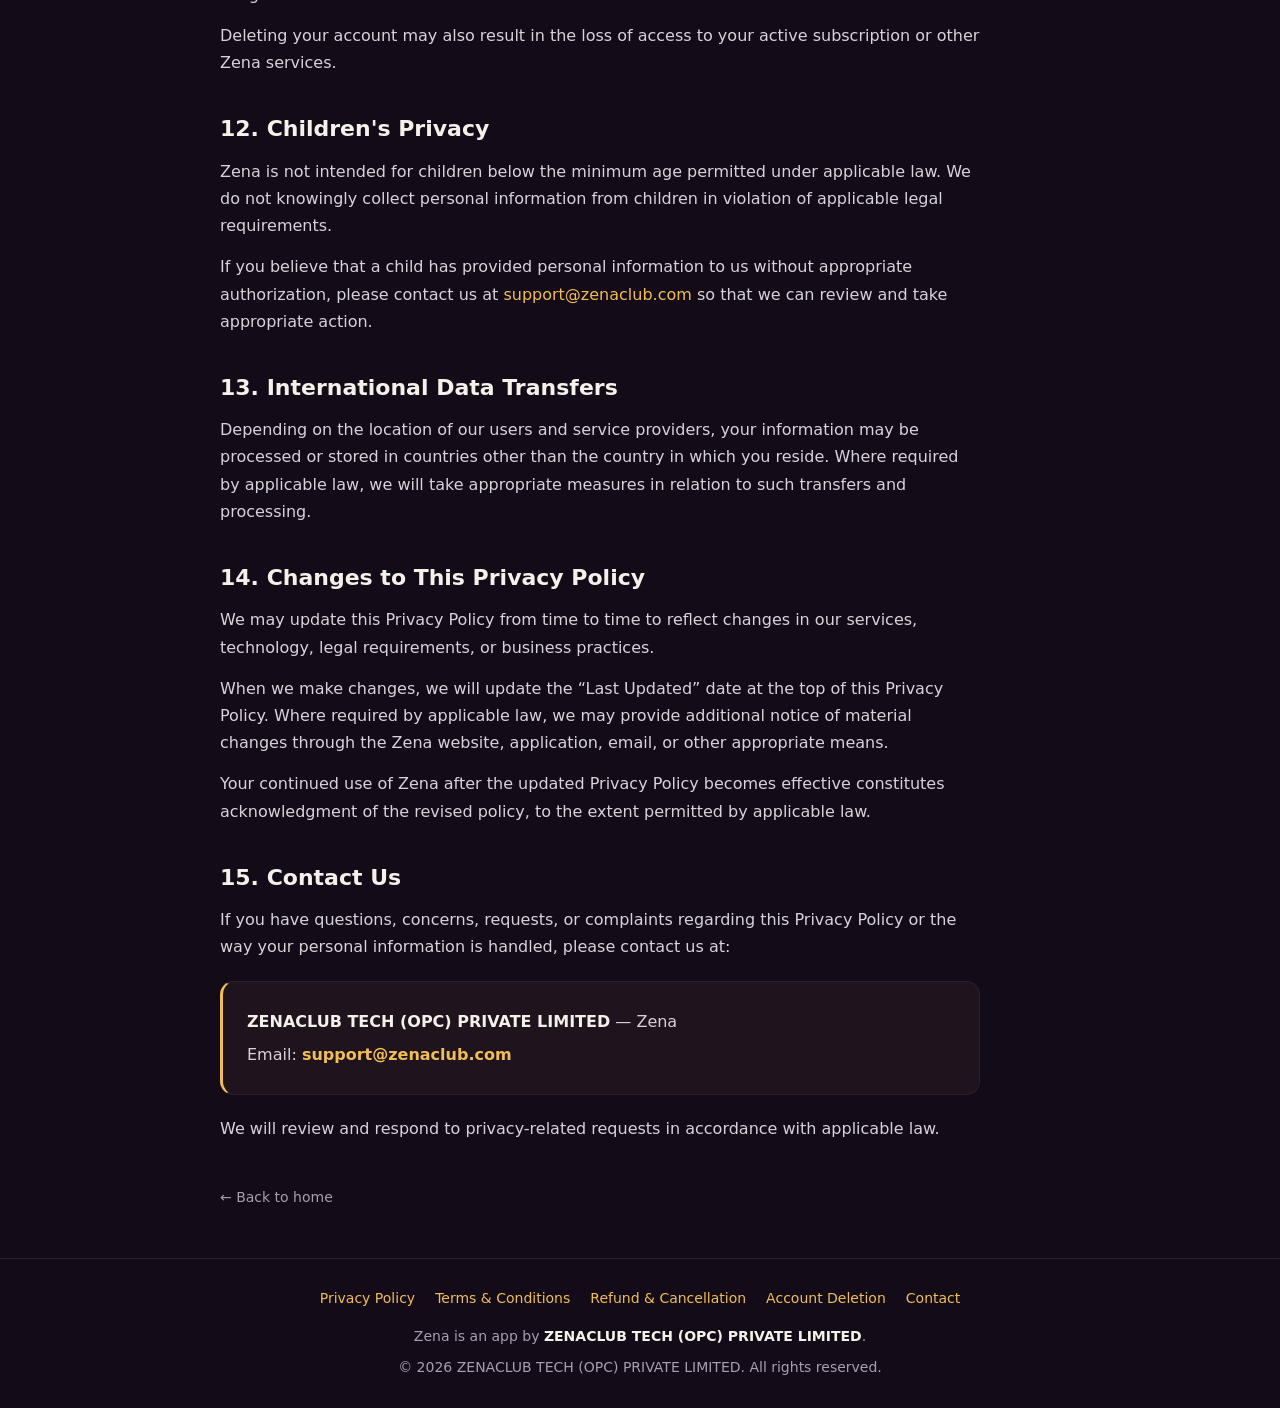
<file: privacy-policy/index.html>
<!doctype html>
<html lang="en">
<head>
<meta charset="UTF-8">
<meta name="viewport" content="width=device-width, initial-scale=1">
<meta name="theme-color" content="#230A29">
<link rel="icon" href="/logo.svg" type="image/svg+xml">
<title>Privacy Policy — Zena</title>
<meta name="description" content="How Zena, an app by ZENACLUB TECH (OPC) PRIVATE LIMITED, collects, uses and protects your information.">
<link rel="canonical" href="https://zenaastro.com/privacy-policy/">
<meta property="og:type" content="website">
<meta property="og:site_name" content="Zena">
<meta property="og:url" content="https://zenaastro.com/privacy-policy/">
<meta property="og:title" content="Privacy Policy — Zena">
<meta property="og:image" content="https://zenaastro.com/og.png">
<link rel="stylesheet" href="/legal.css">
</head>
<body>
<div class="wrap">

<nav>
  <a class="logo" href="/"><svg class="mark" viewBox="0 0 24 24" width="26" height="26" aria-hidden="true" fill="none" stroke="var(--gold)" stroke-width="0.9" stroke-linejoin="round"><path d="M11.6,1.455L13.292,9.913L21.75,11.605L13.292,13.297L11.6,21.755L9.908,13.297L1.45,11.605L9.908,9.913L11.6,1.455"/><path d="M18.777,4.428L13.992,11.605L18.777,18.782L11.6,13.997L4.423,18.782L9.208,11.605L4.423,4.428L11.6,9.213L18.777,4.428"/><path d="M9.425,11.605C9.425,12.806 10.4,13.78 11.6,13.78C12.8,13.78 13.775,12.806 13.775,11.605C13.775,10.405 12.8,9.43 11.6,9.43C10.4,9.43 9.425,10.405 9.425,11.605V11.605"/><path d="M10.633,11.605C10.633,12.139 11.066,12.572 11.6,12.572C12.134,12.572 12.567,12.139 12.567,11.605C12.567,11.071 12.134,10.638 11.6,10.638C11.066,10.638 10.633,11.071 10.633,11.605Z" fill="var(--gold)" stroke="none"/></svg>Zena<span>.</span></a>
  <div class="navlinks">
    <a href="/">Home</a>
    <a href="/privacy-policy/" class="active">Privacy</a>
    <a href="/terms-and-conditions/">Terms &amp; Conditions</a>
    <a href="/refund-cancellation/">Refund &amp; Cancellation</a>
    <a href="/account-deletion/">Account Deletion</a>
  </div>
</nav>

<header class="page">
  <div class="tag">Privacy</div>
  <h1>Privacy Policy</h1>
  <p class="meta">Last updated: <b>1 October 2026</b> &nbsp;·&nbsp; Zena is an app by ZENACLUB TECH (OPC) PRIVATE LIMITED</p>
</header>

<div class="content">
  <p class="lead">This Privacy Policy explains how ZENACLUB TECH (OPC) PRIVATE LIMITED (“Zena”, “we”, “us”, or “our”) collects, uses, stores, shares, and protects your information when you use the Zena website, applications, products, and services.</p>
  <p>By accessing or using Zena, you acknowledge that you have read and understood this Privacy Policy and agree to the practices described in it.</p>

  <h2>1. Information We Collect</h2>
  <p>We may collect information that you provide directly to us, information collected automatically when you use Zena, and information received from certain third-party service providers.</p>

  <h3>1.1 Information You Provide</h3>
  <p>Depending on how you use Zena, we may collect:</p>
  <p><strong>Account Information</strong></p>
  <ul>
    <li>Name</li>
    <li>Email address</li>
    <li>Mobile phone number</li>
    <li>Date of birth</li>
    <li>Gender, where voluntarily provided</li>
    <li>Login and account information</li>
  </ul>
  <p><strong>Astrology Information</strong></p>
  <p>To provide personalized astrology services, we may collect information such as:</p>
  <ul>
    <li>Date of birth</li>
    <li>Time of birth</li>
    <li>Place of birth</li>
    <li>Birth location</li>
    <li>Other information voluntarily provided by you for astrology-related services</li>
  </ul>
  <p><strong>Subscription and Transaction Information</strong></p>
  <p>When you purchase or subscribe to a Zena service, we may collect information relating to:</p>
  <ul>
    <li>Subscription plan</li>
    <li>Trial or subscription status</li>
    <li>Transaction or order ID</li>
    <li>Payment status</li>
    <li>Subscription start and renewal dates</li>
    <li>Payment-related information received from our payment service providers</li>
  </ul>
  <p>We generally do not directly store complete payment card, banking, or other sensitive payment credentials when these are processed by third-party payment providers.</p>
  <p><strong>Communications and Support</strong></p>
  <p>We may collect information you provide when you:</p>
  <ul>
    <li>Contact customer support;</li>
    <li>Submit a complaint or request;</li>
    <li>Provide feedback;</li>
    <li>Participate in surveys; or</li>
    <li>Communicate with us through email or other available channels.</li>
  </ul>

  <h3>1.2 Information Collected Automatically</h3>
  <p>When you access or use Zena, certain information may be collected automatically, including:</p>
  <p><strong>Device Information</strong></p>
  <ul>
    <li>Device type and model</li>
    <li>Operating system</li>
    <li>Browser type and version</li>
    <li>Language and time zone</li>
    <li>Device identifiers where applicable</li>
  </ul>
  <p><strong>Usage Information</strong></p>
  <ul>
    <li>Pages or features accessed</li>
    <li>Time spent using the service</li>
    <li>Interactions with the website or application</li>
    <li>Subscription-related activity</li>
    <li>Session information</li>
    <li>General usage preferences</li>
  </ul>
  <p><strong>Technical and Log Information</strong></p>
  <ul>
    <li>IP address</li>
    <li>Access timestamps</li>
    <li>Browser information</li>
    <li>Crash reports</li>
    <li>Diagnostic information</li>
    <li>Error logs</li>
    <li>Other technical information necessary to operate and secure the service</li>
  </ul>
  <p><strong>Location Information</strong></p>
  <p>We may collect approximate location information where necessary for providing or improving our services, based on your device or browser settings.</p>
  <p>We do not require precise location information unless a specific feature requires it and you provide the necessary permission.</p>

  <h3>1.3 Information From Third Parties</h3>
  <p>We may receive information from third parties such as:</p>
  <ul>
    <li>Payment service providers;</li>
    <li>Authentication providers;</li>
    <li>Analytics providers;</li>
    <li>Advertising and marketing partners;</li>
    <li>Hosting and infrastructure providers; and</li>
    <li>Other service providers that support our operations.</li>
  </ul>
  <p>The information received depends on the services you use and the permissions or interactions involved.</p>

  <h2>2. How We Use Your Information</h2>
  <p>We may use your information to:</p>
  <ul>
    <li>Create and maintain your Zena account;</li>
    <li>Provide astrology-related services;</li>
    <li>Generate personalized astrology content and reports;</li>
    <li>Process subscriptions and payments;</li>
    <li>Manage your 1-day trial and subscription status;</li>
    <li>Process subscription renewals and cancellations;</li>
    <li>Provide customer support;</li>
    <li>Communicate with you about your account and subscription;</li>
    <li>Send service-related notifications;</li>
    <li>Improve and personalize your experience;</li>
    <li>Understand how users interact with Zena;</li>
    <li>Conduct analytics and research;</li>
    <li>Monitor and improve the performance, security, and reliability of our services;</li>
    <li>Detect and prevent fraud, abuse, unauthorized activity, and security threats;</li>
    <li>Troubleshoot technical issues;</li>
    <li>Comply with applicable laws, regulations, legal processes, and governmental requirements; and</li>
    <li>Protect the rights, property, safety, and security of Zena, our users, and others.</li>
  </ul>

  <h2>3. Subscription and Payment Information</h2>
  <p>Zena offers subscription-based services that may include a 1-day trial followed by a paid subscription.</p>
  <p>When you start a trial or purchase a subscription, we may process information necessary to:</p>
  <ul>
    <li>Establish your trial;</li>
    <li>Determine when your trial expires;</li>
    <li>Process your subscription;</li>
    <li>Process recurring subscription payments;</li>
    <li>Track subscription status;</li>
    <li>Process cancellations;</li>
    <li>Handle refunds where applicable; and</li>
    <li>Provide customer support regarding payments and subscriptions.</li>
  </ul>
  <p>Payment transactions may be processed through third-party payment providers. These payment providers may collect and process payment information in accordance with their own privacy policies and terms.</p>

  <h2>4. How We Share Your Information</h2>
  <p>We do not sell your personal information for monetary consideration. We may share information in the following circumstances:</p>
  <h3>4.1 Service Providers</h3>
  <p>We may share relevant information with trusted third-party service providers that help us operate Zena, including providers for:</p>
  <ul>
    <li>Cloud hosting and infrastructure;</li>
    <li>Payment processing;</li>
    <li>Analytics;</li>
    <li>Authentication;</li>
    <li>Communications;</li>
    <li>Customer support;</li>
    <li>Security and fraud prevention; and</li>
    <li>Other technical and operational functions.</li>
  </ul>
  <p>These providers are permitted to process information only as necessary to provide their services to us and subject to applicable contractual or legal requirements.</p>
  <h3>4.2 Legal and Regulatory Requirements</h3>
  <p>We may disclose information where reasonably necessary to:</p>
  <ul>
    <li>Comply with applicable laws or regulations;</li>
    <li>Respond to valid legal processes or governmental requests;</li>
    <li>Enforce our Terms &amp; Conditions;</li>
    <li>Investigate fraud or security incidents; or</li>
    <li>Protect the rights, safety, or property of Zena, our users, or others.</li>
  </ul>
  <h3>4.3 Business Transfers</h3>
  <p>If ZENACLUB TECH (OPC) PRIVATE LIMITED is involved in a merger, acquisition, restructuring, financing, sale of assets, or similar corporate transaction, information relating to users may be transferred as part of that transaction, subject to applicable law.</p>

  <h2>5. Data Storage and Security</h2>
  <p>We take reasonable technical and organizational measures to protect personal information against unauthorized access, loss, misuse, alteration, or disclosure.</p>
  <p>Your information may be stored using third-party cloud infrastructure and service providers.</p>
  <p>Although we take reasonable steps to protect your information, no method of transmission or electronic storage is completely secure. Therefore, we cannot guarantee absolute security of your information.</p>

  <h2>6. Data Retention</h2>
  <p>We retain personal information for as long as reasonably necessary to:</p>
  <ul>
    <li>Provide our services;</li>
    <li>Maintain your account;</li>
    <li>Manage your subscription;</li>
    <li>Fulfil the purposes described in this Privacy Policy;</li>
    <li>Resolve disputes;</li>
    <li>Prevent fraud and abuse;</li>
    <li>Comply with legal and regulatory obligations; and</li>
    <li>Enforce our agreements.</li>
  </ul>
  <p>When information is no longer required, we may delete, anonymize, or securely dispose of it in accordance with applicable law. Certain information may need to be retained for longer periods where required for legal, accounting, security, or regulatory purposes.</p>

  <h2>7. Cookies and Similar Technologies</h2>
  <p>Zena may use cookies, pixels, local storage, analytics tools, and similar technologies to:</p>
  <ul>
    <li>Keep the website functioning;</li>
    <li>Remember preferences;</li>
    <li>Understand website usage;</li>
    <li>Improve performance;</li>
    <li>Measure marketing and advertising effectiveness; and</li>
    <li>Detect security or technical issues.</li>
  </ul>
  <p>You may be able to control cookies through your browser settings. Disabling certain cookies may affect the availability or functionality of some features.</p>

  <h2>8. Communications</h2>
  <p>We may use your contact information to send:</p>
  <ul>
    <li>Account-related communications;</li>
    <li>Subscription and billing notifications;</li>
    <li>Trial expiry and renewal reminders;</li>
    <li>Security alerts;</li>
    <li>Service updates;</li>
    <li>Customer support communications; and</li>
    <li>Other communications necessary to provide our services.</li>
  </ul>
  <p>Where permitted by applicable law, we may also send promotional or marketing communications. You may opt out of promotional communications at any time by using the available unsubscribe option or by contacting us.</p>
  <p>Please note that you may continue to receive essential service-related communications even after opting out of promotional messages.</p>

  <h2>9. Third-Party Links and Services</h2>
  <p>Zena may contain links to third-party websites, applications, payment services, or other platforms. We are not responsible for the privacy practices, security, content, or policies of third-party services.</p>
  <p>We encourage you to review the privacy policies of third-party services before providing them with personal information.</p>

  <h2>10. Your Rights and Choices</h2>
  <p>Depending on applicable law, you may have rights relating to your personal information, including the right to:</p>
  <ul>
    <li>Request access to personal information we hold about you;</li>
    <li>Request correction of inaccurate or incomplete information;</li>
    <li>Request deletion of your personal information;</li>
    <li>Request information about how your data is processed;</li>
    <li>Withdraw consent where processing is based on consent;</li>
    <li>Object to certain processing activities; and</li>
    <li>Request other rights available under applicable law.</li>
  </ul>
  <p>Certain rights may be subject to legal limitations or exceptions. To make a privacy-related request, contact us using the details provided in the Contact Us section below.</p>

  <h2>11. Account Deletion</h2>
  <p>You may request deletion of your Zena account and associated personal information by contacting us at <a href="mailto:support@zenaclub.com">support@zenaclub.com</a>. See our <a href="/account-deletion/">Account Deletion</a> page for the full process.</p>
  <p>We may need to verify your identity before processing an account deletion request. Please note that certain information may need to be retained where required by law, for legitimate business purposes, to prevent fraud or abuse, resolve disputes, or comply with legal obligations.</p>
  <p>Deleting your account may also result in the loss of access to your active subscription or other Zena services.</p>

  <h2>12. Children's Privacy</h2>
  <p>Zena is not intended for children below the minimum age permitted under applicable law. We do not knowingly collect personal information from children in violation of applicable legal requirements.</p>
  <p>If you believe that a child has provided personal information to us without appropriate authorization, please contact us at <a href="mailto:support@zenaclub.com">support@zenaclub.com</a> so that we can review and take appropriate action.</p>

  <h2>13. International Data Transfers</h2>
  <p>Depending on the location of our users and service providers, your information may be processed or stored in countries other than the country in which you reside. Where required by applicable law, we will take appropriate measures in relation to such transfers and processing.</p>

  <h2>14. Changes to This Privacy Policy</h2>
  <p>We may update this Privacy Policy from time to time to reflect changes in our services, technology, legal requirements, or business practices.</p>
  <p>When we make changes, we will update the “Last Updated” date at the top of this Privacy Policy. Where required by applicable law, we may provide additional notice of material changes through the Zena website, application, email, or other appropriate means.</p>
  <p>Your continued use of Zena after the updated Privacy Policy becomes effective constitutes acknowledgment of the revised policy, to the extent permitted by applicable law.</p>

  <h2>15. Contact Us</h2>
  <p>If you have questions, concerns, requests, or complaints regarding this Privacy Policy or the way your personal information is handled, please contact us at:</p>
  <div class="contact">
    <p><strong>ZENACLUB TECH (OPC) PRIVATE LIMITED</strong> — Zena</p>
    <p>Email: <a href="mailto:support@zenaclub.com">support@zenaclub.com</a></p>
  </div>
  <p>We will review and respond to privacy-related requests in accordance with applicable law.</p>

  <a class="backhome" href="/">&larr; Back to home</a>
</div>

</div>

<footer>
  <a href="/privacy-policy/">Privacy Policy</a><a href="/terms-and-conditions/">Terms &amp; Conditions</a><a href="/refund-cancellation/">Refund &amp; Cancellation</a><a href="/account-deletion/">Account Deletion</a><a href="/contact/">Contact</a>
  <div class="company">Zena is an app by <b>ZENACLUB TECH (OPC) PRIVATE LIMITED</b>.</div>
  <div style="margin-top:8px">© 2026 ZENACLUB TECH (OPC) PRIVATE LIMITED. All rights reserved.</div>
</footer>
</body>
</html>
</file>
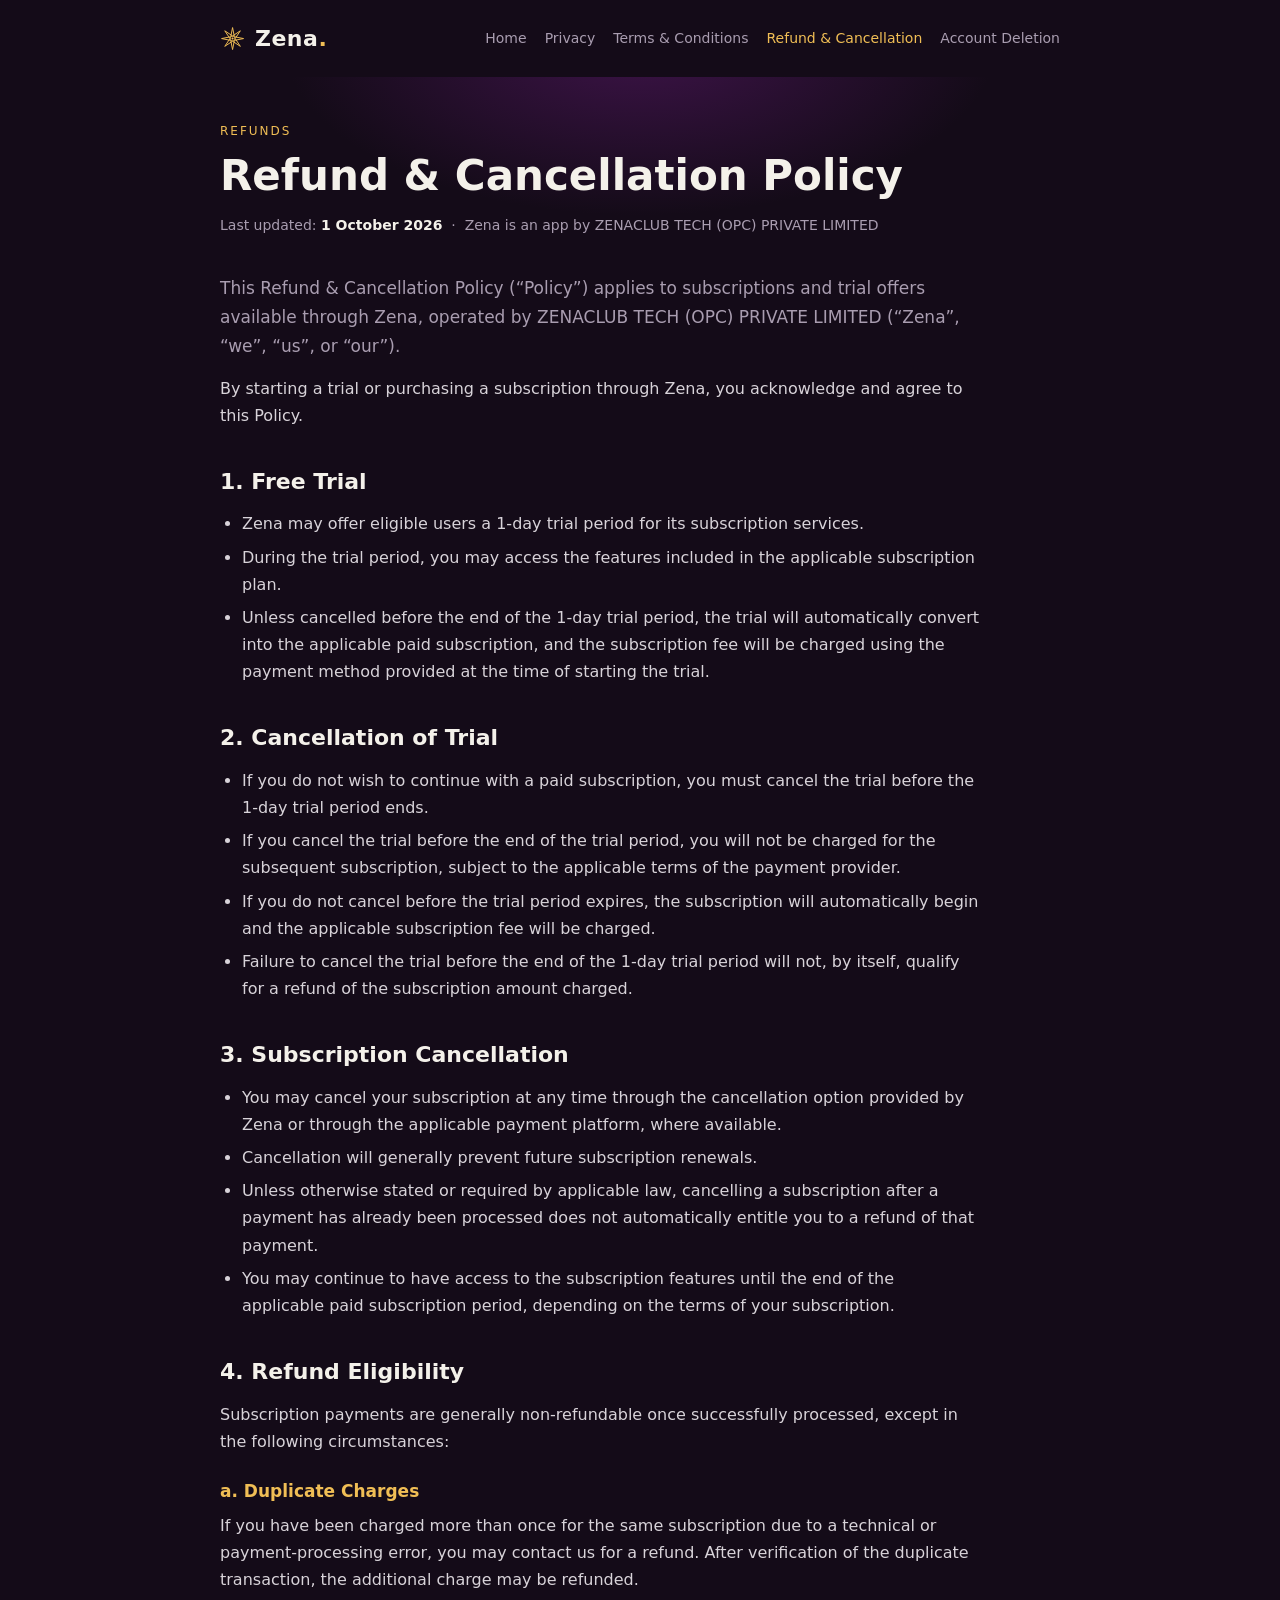
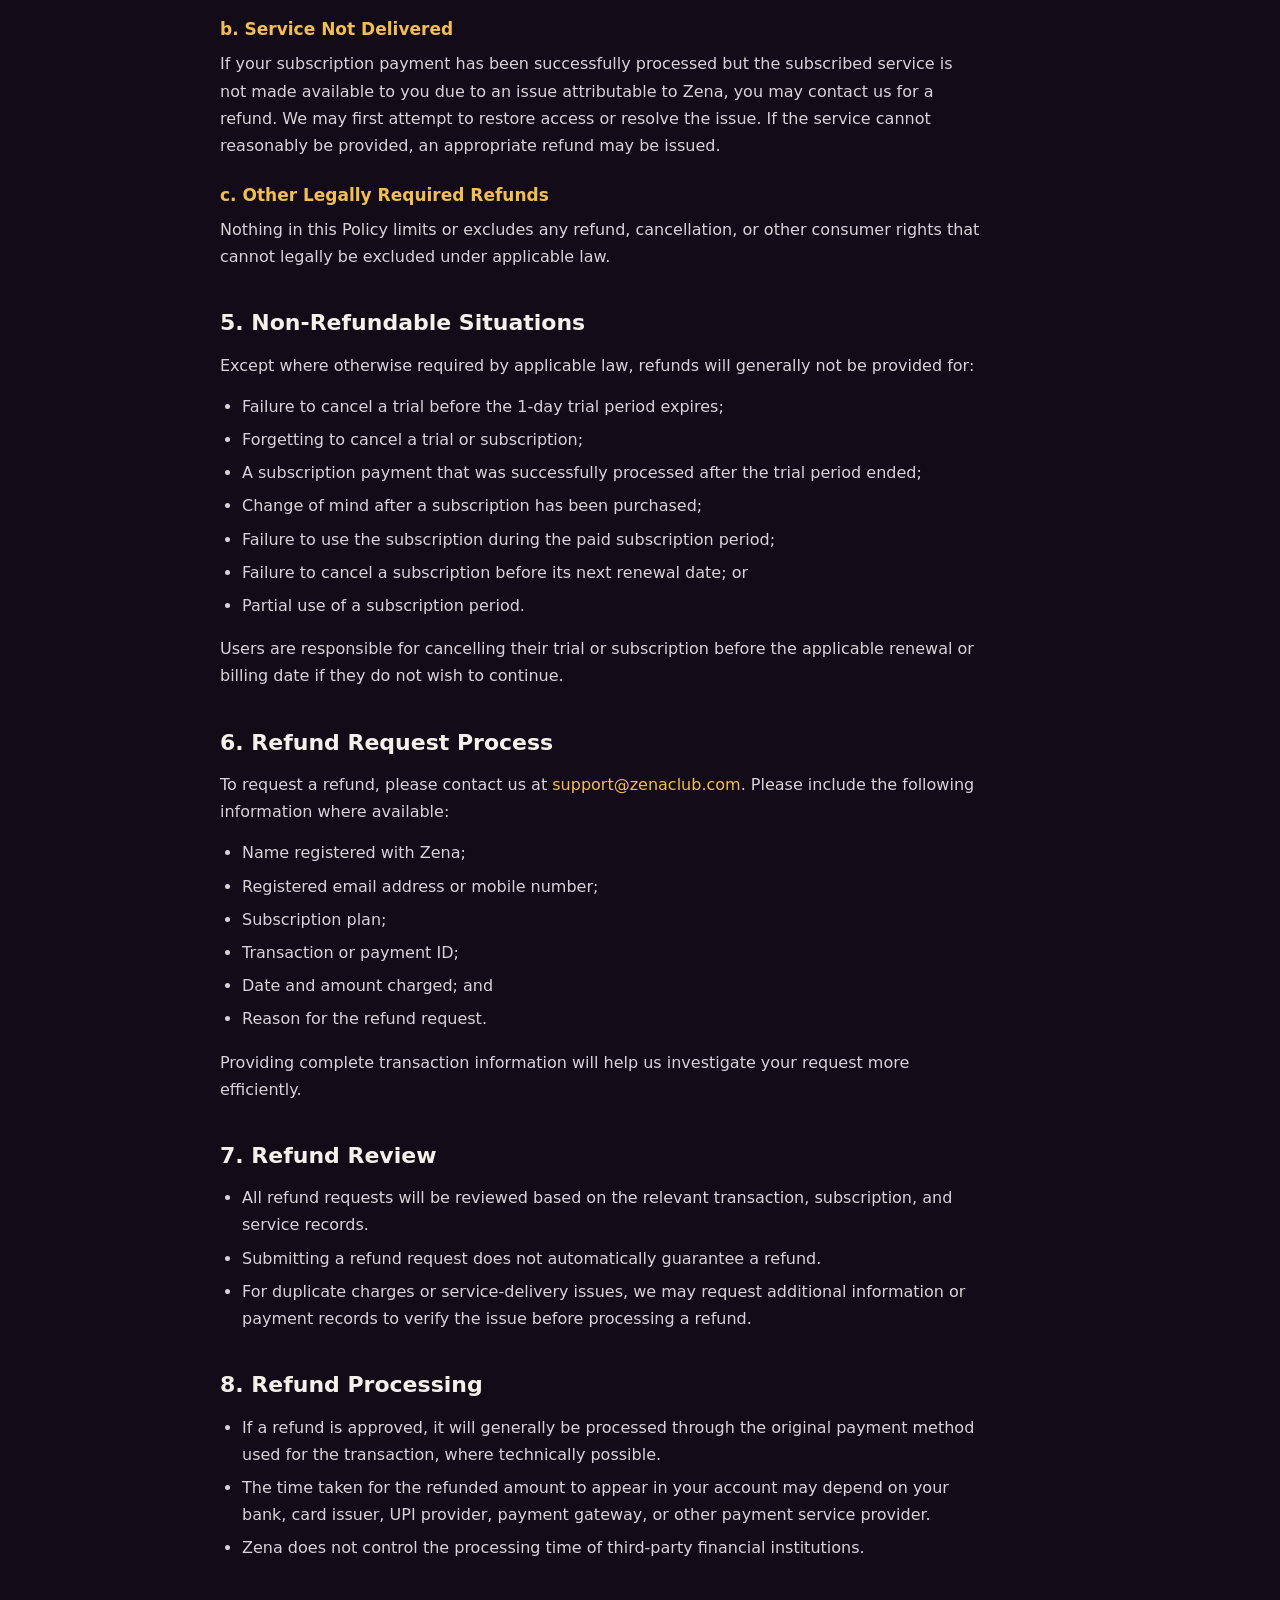
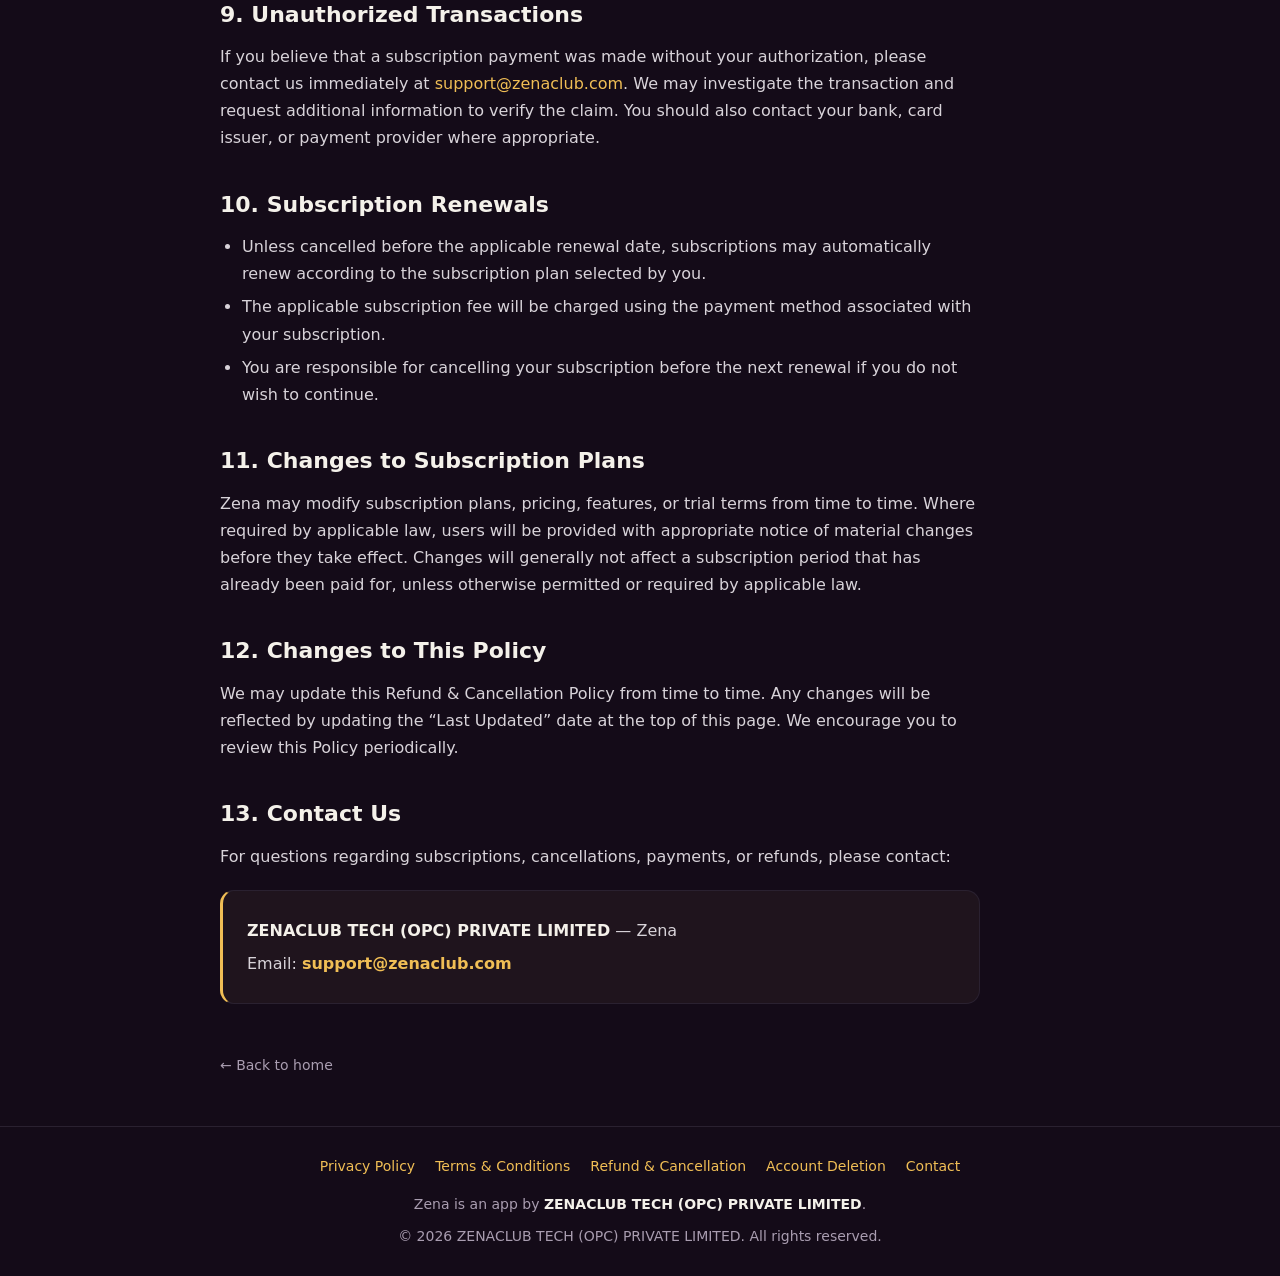
<file: refund-cancellation/index.html>
<!doctype html>
<html lang="en">
<head>
<meta charset="UTF-8">
<meta name="viewport" content="width=device-width, initial-scale=1">
<meta name="theme-color" content="#230A29">
<link rel="icon" href="/logo.svg" type="image/svg+xml">
<title>Refund &amp; Cancellation Policy — Zena</title>
<meta name="description" content="Zena's refund and cancellation policy for trials and subscriptions. Zena is an app by ZENACLUB TECH (OPC) PRIVATE LIMITED.">
<link rel="canonical" href="https://zenaastro.com/refund-cancellation/">
<meta property="og:type" content="website">
<meta property="og:site_name" content="Zena">
<meta property="og:url" content="https://zenaastro.com/refund-cancellation/">
<meta property="og:title" content="Refund &amp; Cancellation Policy — Zena">
<meta property="og:image" content="https://zenaastro.com/og.png">
<link rel="stylesheet" href="/legal.css">
</head>
<body>
<div class="wrap">

<nav>
  <a class="logo" href="/"><svg class="mark" viewBox="0 0 24 24" width="26" height="26" aria-hidden="true" fill="none" stroke="var(--gold)" stroke-width="0.9" stroke-linejoin="round"><path d="M11.6,1.455L13.292,9.913L21.75,11.605L13.292,13.297L11.6,21.755L9.908,13.297L1.45,11.605L9.908,9.913L11.6,1.455"/><path d="M18.777,4.428L13.992,11.605L18.777,18.782L11.6,13.997L4.423,18.782L9.208,11.605L4.423,4.428L11.6,9.213L18.777,4.428"/><path d="M9.425,11.605C9.425,12.806 10.4,13.78 11.6,13.78C12.8,13.78 13.775,12.806 13.775,11.605C13.775,10.405 12.8,9.43 11.6,9.43C10.4,9.43 9.425,10.405 9.425,11.605V11.605"/><path d="M10.633,11.605C10.633,12.139 11.066,12.572 11.6,12.572C12.134,12.572 12.567,12.139 12.567,11.605C12.567,11.071 12.134,10.638 11.6,10.638C11.066,10.638 10.633,11.071 10.633,11.605Z" fill="var(--gold)" stroke="none"/></svg>Zena<span>.</span></a>
  <div class="navlinks">
    <a href="/">Home</a>
    <a href="/privacy-policy/">Privacy</a>
    <a href="/terms-and-conditions/">Terms &amp; Conditions</a>
    <a href="/refund-cancellation/" class="active">Refund &amp; Cancellation</a>
    <a href="/account-deletion/">Account Deletion</a>
  </div>
</nav>

<header class="page">
  <div class="tag">Refunds</div>
  <h1>Refund &amp; Cancellation Policy</h1>
  <p class="meta">Last updated: <b>1 October 2026</b> &nbsp;·&nbsp; Zena is an app by ZENACLUB TECH (OPC) PRIVATE LIMITED</p>
</header>

<div class="content">
  <p class="lead">This Refund &amp; Cancellation Policy (“Policy”) applies to subscriptions and trial offers available through Zena, operated by ZENACLUB TECH (OPC) PRIVATE LIMITED (“Zena”, “we”, “us”, or “our”).</p>
  <p>By starting a trial or purchasing a subscription through Zena, you acknowledge and agree to this Policy.</p>

  <h2>1. Free Trial</h2>
  <ul>
    <li>Zena may offer eligible users a 1-day trial period for its subscription services.</li>
    <li>During the trial period, you may access the features included in the applicable subscription plan.</li>
    <li>Unless cancelled before the end of the 1-day trial period, the trial will automatically convert into the applicable paid subscription, and the subscription fee will be charged using the payment method provided at the time of starting the trial.</li>
  </ul>

  <h2>2. Cancellation of Trial</h2>
  <ul>
    <li>If you do not wish to continue with a paid subscription, you must cancel the trial before the 1-day trial period ends.</li>
    <li>If you cancel the trial before the end of the trial period, you will not be charged for the subsequent subscription, subject to the applicable terms of the payment provider.</li>
    <li>If you do not cancel before the trial period expires, the subscription will automatically begin and the applicable subscription fee will be charged.</li>
    <li>Failure to cancel the trial before the end of the 1-day trial period will not, by itself, qualify for a refund of the subscription amount charged.</li>
  </ul>

  <h2>3. Subscription Cancellation</h2>
  <ul>
    <li>You may cancel your subscription at any time through the cancellation option provided by Zena or through the applicable payment platform, where available.</li>
    <li>Cancellation will generally prevent future subscription renewals.</li>
    <li>Unless otherwise stated or required by applicable law, cancelling a subscription after a payment has already been processed does not automatically entitle you to a refund of that payment.</li>
    <li>You may continue to have access to the subscription features until the end of the applicable paid subscription period, depending on the terms of your subscription.</li>
  </ul>

  <h2>4. Refund Eligibility</h2>
  <p>Subscription payments are generally non-refundable once successfully processed, except in the following circumstances:</p>
  <h3>a. Duplicate Charges</h3>
  <p>If you have been charged more than once for the same subscription due to a technical or payment-processing error, you may contact us for a refund. After verification of the duplicate transaction, the additional charge may be refunded.</p>
  <h3>b. Service Not Delivered</h3>
  <p>If your subscription payment has been successfully processed but the subscribed service is not made available to you due to an issue attributable to Zena, you may contact us for a refund. We may first attempt to restore access or resolve the issue. If the service cannot reasonably be provided, an appropriate refund may be issued.</p>
  <h3>c. Other Legally Required Refunds</h3>
  <p>Nothing in this Policy limits or excludes any refund, cancellation, or other consumer rights that cannot legally be excluded under applicable law.</p>

  <h2>5. Non-Refundable Situations</h2>
  <p>Except where otherwise required by applicable law, refunds will generally not be provided for:</p>
  <ul>
    <li>Failure to cancel a trial before the 1-day trial period expires;</li>
    <li>Forgetting to cancel a trial or subscription;</li>
    <li>A subscription payment that was successfully processed after the trial period ended;</li>
    <li>Change of mind after a subscription has been purchased;</li>
    <li>Failure to use the subscription during the paid subscription period;</li>
    <li>Failure to cancel a subscription before its next renewal date; or</li>
    <li>Partial use of a subscription period.</li>
  </ul>
  <p>Users are responsible for cancelling their trial or subscription before the applicable renewal or billing date if they do not wish to continue.</p>

  <h2>6. Refund Request Process</h2>
  <p>To request a refund, please contact us at <a href="mailto:support@zenaclub.com">support@zenaclub.com</a>. Please include the following information where available:</p>
  <ul>
    <li>Name registered with Zena;</li>
    <li>Registered email address or mobile number;</li>
    <li>Subscription plan;</li>
    <li>Transaction or payment ID;</li>
    <li>Date and amount charged; and</li>
    <li>Reason for the refund request.</li>
  </ul>
  <p>Providing complete transaction information will help us investigate your request more efficiently.</p>

  <h2>7. Refund Review</h2>
  <ul>
    <li>All refund requests will be reviewed based on the relevant transaction, subscription, and service records.</li>
    <li>Submitting a refund request does not automatically guarantee a refund.</li>
    <li>For duplicate charges or service-delivery issues, we may request additional information or payment records to verify the issue before processing a refund.</li>
  </ul>

  <h2>8. Refund Processing</h2>
  <ul>
    <li>If a refund is approved, it will generally be processed through the original payment method used for the transaction, where technically possible.</li>
    <li>The time taken for the refunded amount to appear in your account may depend on your bank, card issuer, UPI provider, payment gateway, or other payment service provider.</li>
    <li>Zena does not control the processing time of third-party financial institutions.</li>
  </ul>

  <h2>9. Unauthorized Transactions</h2>
  <p>If you believe that a subscription payment was made without your authorization, please contact us immediately at <a href="mailto:support@zenaclub.com">support@zenaclub.com</a>. We may investigate the transaction and request additional information to verify the claim. You should also contact your bank, card issuer, or payment provider where appropriate.</p>

  <h2>10. Subscription Renewals</h2>
  <ul>
    <li>Unless cancelled before the applicable renewal date, subscriptions may automatically renew according to the subscription plan selected by you.</li>
    <li>The applicable subscription fee will be charged using the payment method associated with your subscription.</li>
    <li>You are responsible for cancelling your subscription before the next renewal if you do not wish to continue.</li>
  </ul>

  <h2>11. Changes to Subscription Plans</h2>
  <p>Zena may modify subscription plans, pricing, features, or trial terms from time to time. Where required by applicable law, users will be provided with appropriate notice of material changes before they take effect. Changes will generally not affect a subscription period that has already been paid for, unless otherwise permitted or required by applicable law.</p>

  <h2>12. Changes to This Policy</h2>
  <p>We may update this Refund &amp; Cancellation Policy from time to time. Any changes will be reflected by updating the “Last Updated” date at the top of this page. We encourage you to review this Policy periodically.</p>

  <h2>13. Contact Us</h2>
  <p>For questions regarding subscriptions, cancellations, payments, or refunds, please contact:</p>
  <div class="contact">
    <p><strong>ZENACLUB TECH (OPC) PRIVATE LIMITED</strong> — Zena</p>
    <p>Email: <a href="mailto:support@zenaclub.com">support@zenaclub.com</a></p>
  </div>

  <a class="backhome" href="/">&larr; Back to home</a>
</div>

</div>

<footer>
  <a href="/privacy-policy/">Privacy Policy</a><a href="/terms-and-conditions/">Terms &amp; Conditions</a><a href="/refund-cancellation/">Refund &amp; Cancellation</a><a href="/account-deletion/">Account Deletion</a><a href="/contact/">Contact</a>
  <div class="company">Zena is an app by <b>ZENACLUB TECH (OPC) PRIVATE LIMITED</b>.</div>
  <div style="margin-top:8px">© 2026 ZENACLUB TECH (OPC) PRIVATE LIMITED. All rights reserved.</div>
</footer>
</body>
</html>
</file>
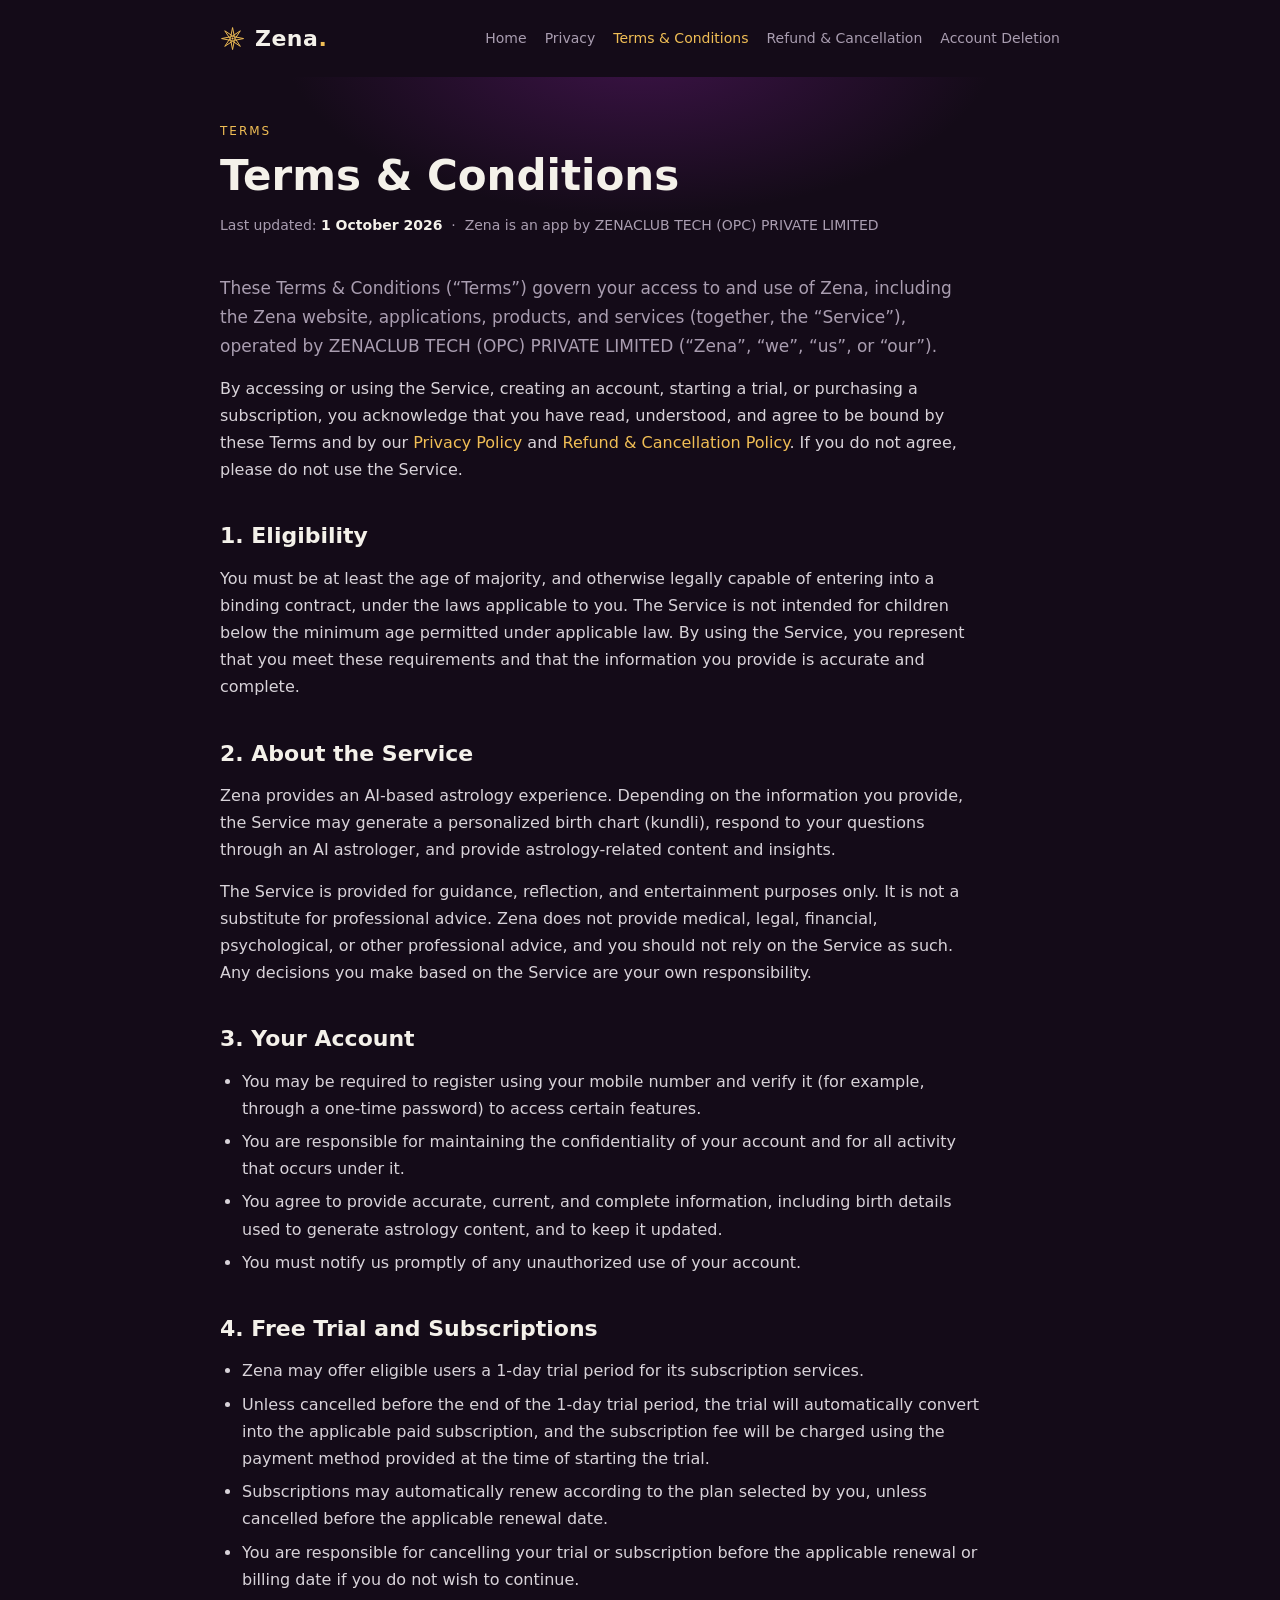
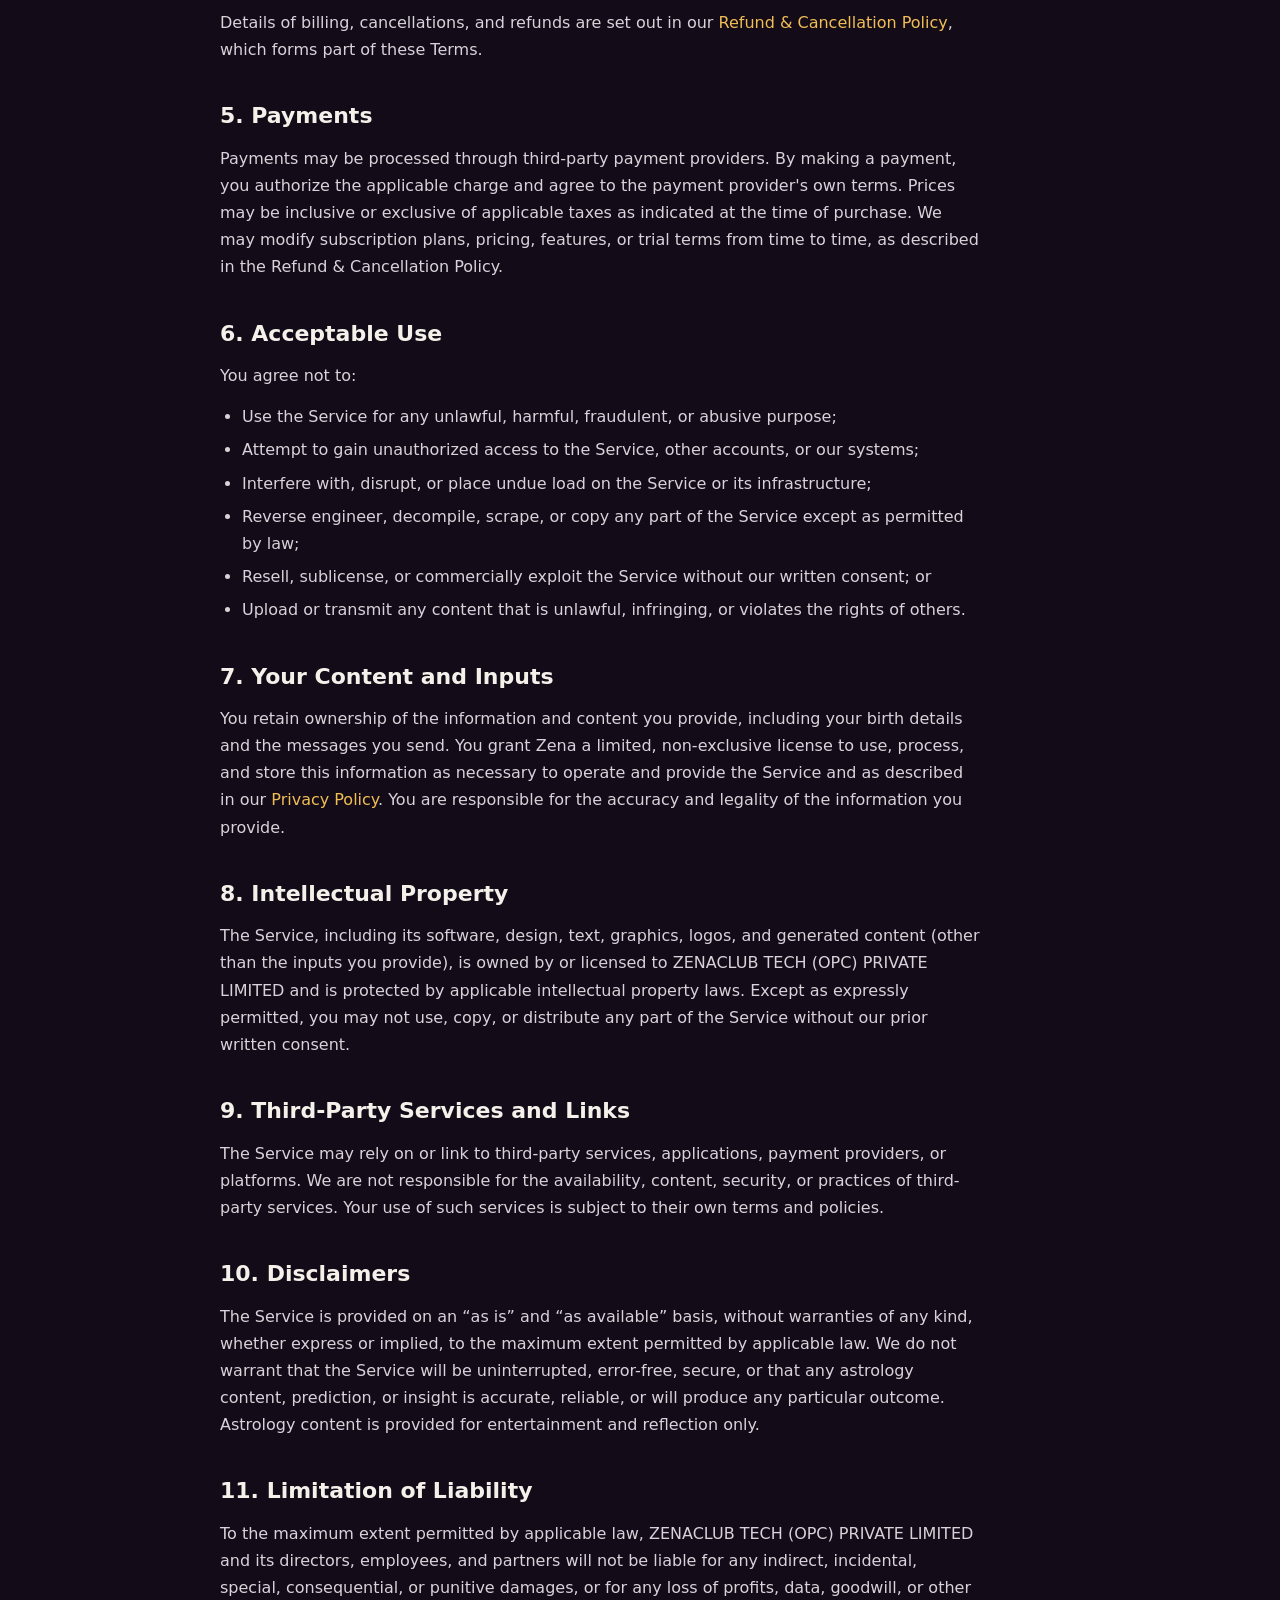
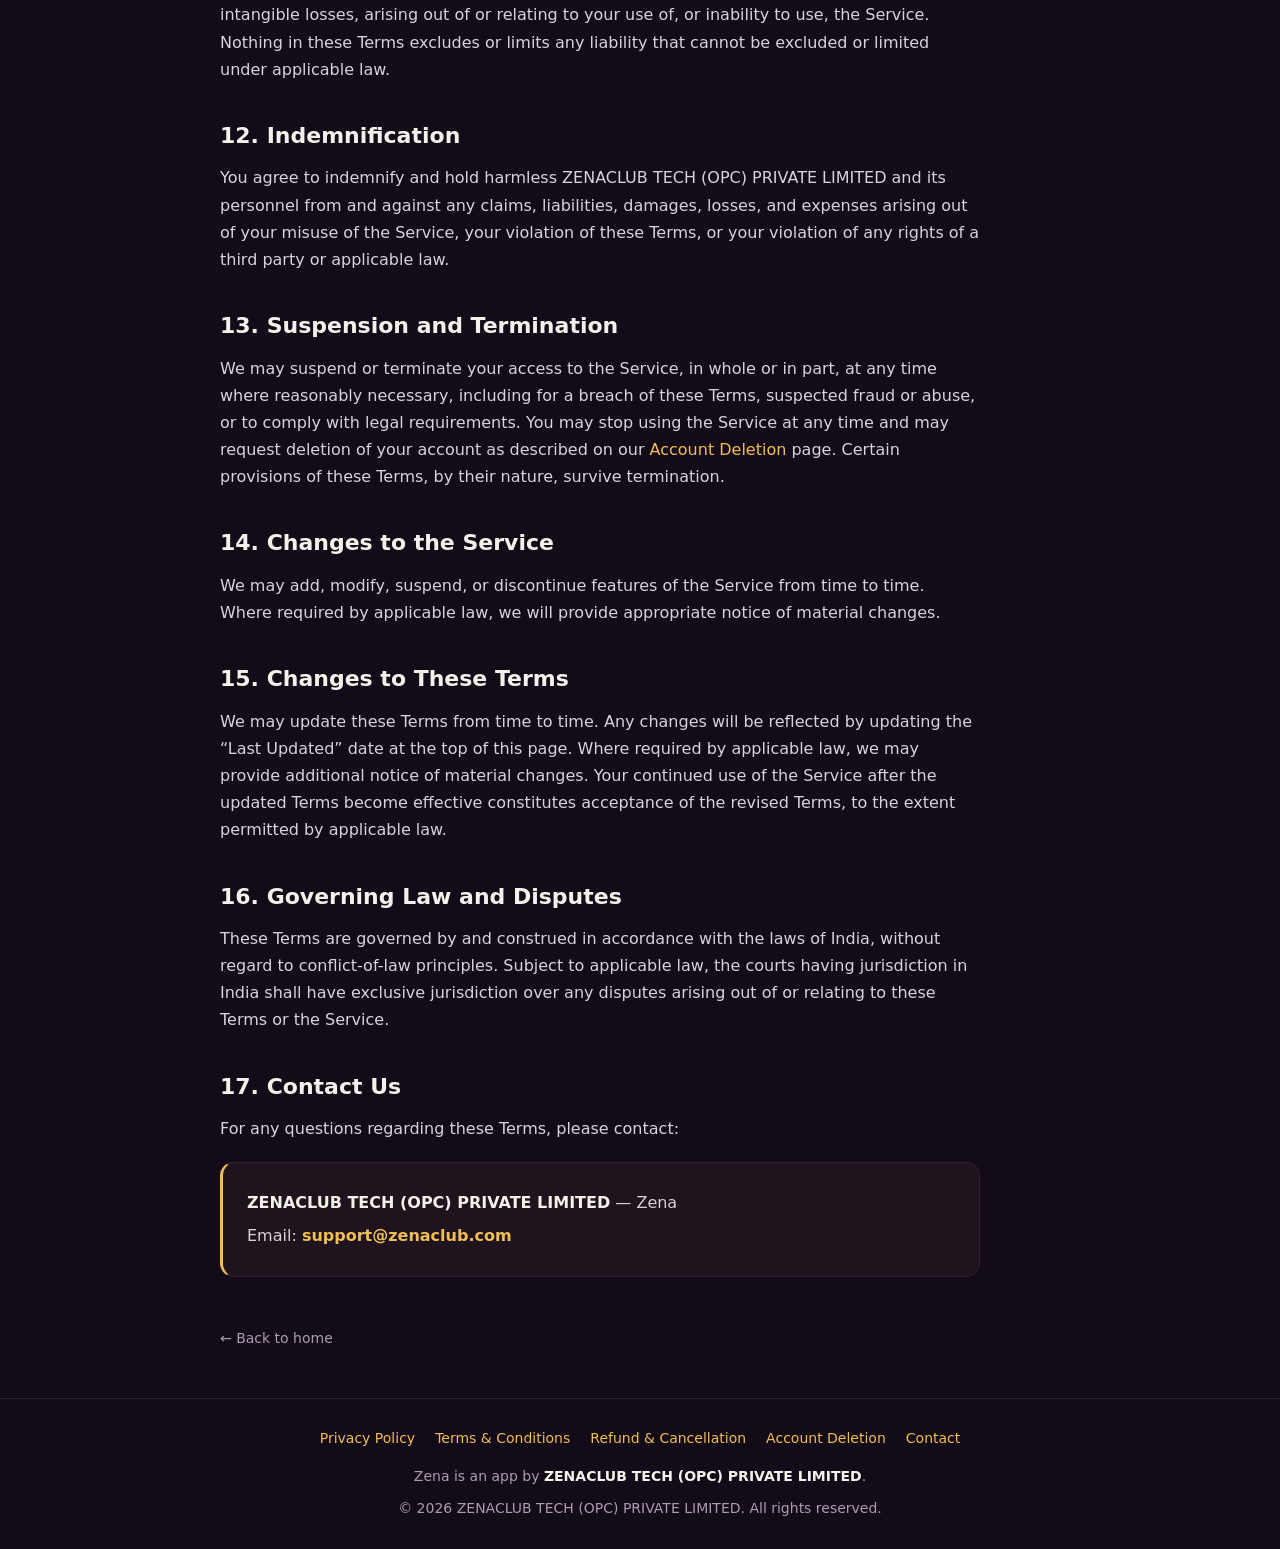
<file: terms-and-conditions/index.html>
<!doctype html>
<html lang="en">
<head>
<meta charset="UTF-8">
<meta name="viewport" content="width=device-width, initial-scale=1">
<meta name="theme-color" content="#230A29">
<link rel="icon" href="/logo.svg" type="image/svg+xml">
<title>Terms &amp; Conditions — Zena</title>
<meta name="description" content="The terms governing your use of Zena, an app by ZENACLUB TECH (OPC) PRIVATE LIMITED.">
<link rel="canonical" href="https://zenaastro.com/terms-and-conditions/">
<meta property="og:type" content="website">
<meta property="og:site_name" content="Zena">
<meta property="og:url" content="https://zenaastro.com/terms-and-conditions/">
<meta property="og:title" content="Terms &amp; Conditions — Zena">
<meta property="og:image" content="https://zenaastro.com/og.png">
<link rel="stylesheet" href="/legal.css">
</head>
<body>
<div class="wrap">

<nav>
  <a class="logo" href="/"><svg class="mark" viewBox="0 0 24 24" width="26" height="26" aria-hidden="true" fill="none" stroke="var(--gold)" stroke-width="0.9" stroke-linejoin="round"><path d="M11.6,1.455L13.292,9.913L21.75,11.605L13.292,13.297L11.6,21.755L9.908,13.297L1.45,11.605L9.908,9.913L11.6,1.455"/><path d="M18.777,4.428L13.992,11.605L18.777,18.782L11.6,13.997L4.423,18.782L9.208,11.605L4.423,4.428L11.6,9.213L18.777,4.428"/><path d="M9.425,11.605C9.425,12.806 10.4,13.78 11.6,13.78C12.8,13.78 13.775,12.806 13.775,11.605C13.775,10.405 12.8,9.43 11.6,9.43C10.4,9.43 9.425,10.405 9.425,11.605V11.605"/><path d="M10.633,11.605C10.633,12.139 11.066,12.572 11.6,12.572C12.134,12.572 12.567,12.139 12.567,11.605C12.567,11.071 12.134,10.638 11.6,10.638C11.066,10.638 10.633,11.071 10.633,11.605Z" fill="var(--gold)" stroke="none"/></svg>Zena<span>.</span></a>
  <div class="navlinks">
    <a href="/">Home</a>
    <a href="/privacy-policy/">Privacy</a>
    <a href="/terms-and-conditions/" class="active">Terms &amp; Conditions</a>
    <a href="/refund-cancellation/">Refund &amp; Cancellation</a>
    <a href="/account-deletion/">Account Deletion</a>
  </div>
</nav>

<header class="page">
  <div class="tag">Terms</div>
  <h1>Terms &amp; Conditions</h1>
  <p class="meta">Last updated: <b>1 October 2026</b> &nbsp;·&nbsp; Zena is an app by ZENACLUB TECH (OPC) PRIVATE LIMITED</p>
</header>

<div class="content">
  <p class="lead">These Terms &amp; Conditions (“Terms”) govern your access to and use of Zena, including the Zena website, applications, products, and services (together, the “Service”), operated by ZENACLUB TECH (OPC) PRIVATE LIMITED (“Zena”, “we”, “us”, or “our”).</p>
  <p>By accessing or using the Service, creating an account, starting a trial, or purchasing a subscription, you acknowledge that you have read, understood, and agree to be bound by these Terms and by our <a href="/privacy-policy/">Privacy Policy</a> and <a href="/refund-cancellation/">Refund &amp; Cancellation Policy</a>. If you do not agree, please do not use the Service.</p>

  <h2>1. Eligibility</h2>
  <p>You must be at least the age of majority, and otherwise legally capable of entering into a binding contract, under the laws applicable to you. The Service is not intended for children below the minimum age permitted under applicable law. By using the Service, you represent that you meet these requirements and that the information you provide is accurate and complete.</p>

  <h2>2. About the Service</h2>
  <p>Zena provides an AI-based astrology experience. Depending on the information you provide, the Service may generate a personalized birth chart (kundli), respond to your questions through an AI astrologer, and provide astrology-related content and insights.</p>
  <p>The Service is provided for guidance, reflection, and entertainment purposes only. It is not a substitute for professional advice. Zena does not provide medical, legal, financial, psychological, or other professional advice, and you should not rely on the Service as such. Any decisions you make based on the Service are your own responsibility.</p>

  <h2>3. Your Account</h2>
  <ul>
    <li>You may be required to register using your mobile number and verify it (for example, through a one-time password) to access certain features.</li>
    <li>You are responsible for maintaining the confidentiality of your account and for all activity that occurs under it.</li>
    <li>You agree to provide accurate, current, and complete information, including birth details used to generate astrology content, and to keep it updated.</li>
    <li>You must notify us promptly of any unauthorized use of your account.</li>
  </ul>

  <h2>4. Free Trial and Subscriptions</h2>
  <ul>
    <li>Zena may offer eligible users a 1-day trial period for its subscription services.</li>
    <li>Unless cancelled before the end of the 1-day trial period, the trial will automatically convert into the applicable paid subscription, and the subscription fee will be charged using the payment method provided at the time of starting the trial.</li>
    <li>Subscriptions may automatically renew according to the plan selected by you, unless cancelled before the applicable renewal date.</li>
    <li>You are responsible for cancelling your trial or subscription before the applicable renewal or billing date if you do not wish to continue.</li>
  </ul>
  <p>Details of billing, cancellations, and refunds are set out in our <a href="/refund-cancellation/">Refund &amp; Cancellation Policy</a>, which forms part of these Terms.</p>

  <h2>5. Payments</h2>
  <p>Payments may be processed through third-party payment providers. By making a payment, you authorize the applicable charge and agree to the payment provider's own terms. Prices may be inclusive or exclusive of applicable taxes as indicated at the time of purchase. We may modify subscription plans, pricing, features, or trial terms from time to time, as described in the Refund &amp; Cancellation Policy.</p>

  <h2>6. Acceptable Use</h2>
  <p>You agree not to:</p>
  <ul>
    <li>Use the Service for any unlawful, harmful, fraudulent, or abusive purpose;</li>
    <li>Attempt to gain unauthorized access to the Service, other accounts, or our systems;</li>
    <li>Interfere with, disrupt, or place undue load on the Service or its infrastructure;</li>
    <li>Reverse engineer, decompile, scrape, or copy any part of the Service except as permitted by law;</li>
    <li>Resell, sublicense, or commercially exploit the Service without our written consent; or</li>
    <li>Upload or transmit any content that is unlawful, infringing, or violates the rights of others.</li>
  </ul>

  <h2>7. Your Content and Inputs</h2>
  <p>You retain ownership of the information and content you provide, including your birth details and the messages you send. You grant Zena a limited, non-exclusive license to use, process, and store this information as necessary to operate and provide the Service and as described in our <a href="/privacy-policy/">Privacy Policy</a>. You are responsible for the accuracy and legality of the information you provide.</p>

  <h2>8. Intellectual Property</h2>
  <p>The Service, including its software, design, text, graphics, logos, and generated content (other than the inputs you provide), is owned by or licensed to ZENACLUB TECH (OPC) PRIVATE LIMITED and is protected by applicable intellectual property laws. Except as expressly permitted, you may not use, copy, or distribute any part of the Service without our prior written consent.</p>

  <h2>9. Third-Party Services and Links</h2>
  <p>The Service may rely on or link to third-party services, applications, payment providers, or platforms. We are not responsible for the availability, content, security, or practices of third-party services. Your use of such services is subject to their own terms and policies.</p>

  <h2>10. Disclaimers</h2>
  <p>The Service is provided on an “as is” and “as available” basis, without warranties of any kind, whether express or implied, to the maximum extent permitted by applicable law. We do not warrant that the Service will be uninterrupted, error-free, secure, or that any astrology content, prediction, or insight is accurate, reliable, or will produce any particular outcome. Astrology content is provided for entertainment and reflection only.</p>

  <h2>11. Limitation of Liability</h2>
  <p>To the maximum extent permitted by applicable law, ZENACLUB TECH (OPC) PRIVATE LIMITED and its directors, employees, and partners will not be liable for any indirect, incidental, special, consequential, or punitive damages, or for any loss of profits, data, goodwill, or other intangible losses, arising out of or relating to your use of, or inability to use, the Service. Nothing in these Terms excludes or limits any liability that cannot be excluded or limited under applicable law.</p>

  <h2>12. Indemnification</h2>
  <p>You agree to indemnify and hold harmless ZENACLUB TECH (OPC) PRIVATE LIMITED and its personnel from and against any claims, liabilities, damages, losses, and expenses arising out of your misuse of the Service, your violation of these Terms, or your violation of any rights of a third party or applicable law.</p>

  <h2>13. Suspension and Termination</h2>
  <p>We may suspend or terminate your access to the Service, in whole or in part, at any time where reasonably necessary, including for a breach of these Terms, suspected fraud or abuse, or to comply with legal requirements. You may stop using the Service at any time and may request deletion of your account as described on our <a href="/account-deletion/">Account Deletion</a> page. Certain provisions of these Terms, by their nature, survive termination.</p>

  <h2>14. Changes to the Service</h2>
  <p>We may add, modify, suspend, or discontinue features of the Service from time to time. Where required by applicable law, we will provide appropriate notice of material changes.</p>

  <h2>15. Changes to These Terms</h2>
  <p>We may update these Terms from time to time. Any changes will be reflected by updating the “Last Updated” date at the top of this page. Where required by applicable law, we may provide additional notice of material changes. Your continued use of the Service after the updated Terms become effective constitutes acceptance of the revised Terms, to the extent permitted by applicable law.</p>

  <h2>16. Governing Law and Disputes</h2>
  <p>These Terms are governed by and construed in accordance with the laws of India, without regard to conflict-of-law principles. Subject to applicable law, the courts having jurisdiction in India shall have exclusive jurisdiction over any disputes arising out of or relating to these Terms or the Service.</p>

  <h2>17. Contact Us</h2>
  <p>For any questions regarding these Terms, please contact:</p>
  <div class="contact">
    <p><strong>ZENACLUB TECH (OPC) PRIVATE LIMITED</strong> — Zena</p>
    <p>Email: <a href="mailto:support@zenaclub.com">support@zenaclub.com</a></p>
  </div>

  <a class="backhome" href="/">&larr; Back to home</a>
</div>

</div>

<footer>
  <a href="/privacy-policy/">Privacy Policy</a><a href="/terms-and-conditions/">Terms &amp; Conditions</a><a href="/refund-cancellation/">Refund &amp; Cancellation</a><a href="/account-deletion/">Account Deletion</a><a href="/contact/">Contact</a>
  <div class="company">Zena is an app by <b>ZENACLUB TECH (OPC) PRIVATE LIMITED</b>.</div>
  <div style="margin-top:8px">© 2026 ZENACLUB TECH (OPC) PRIVATE LIMITED. All rights reserved.</div>
</footer>
</body>
</html>
</file>
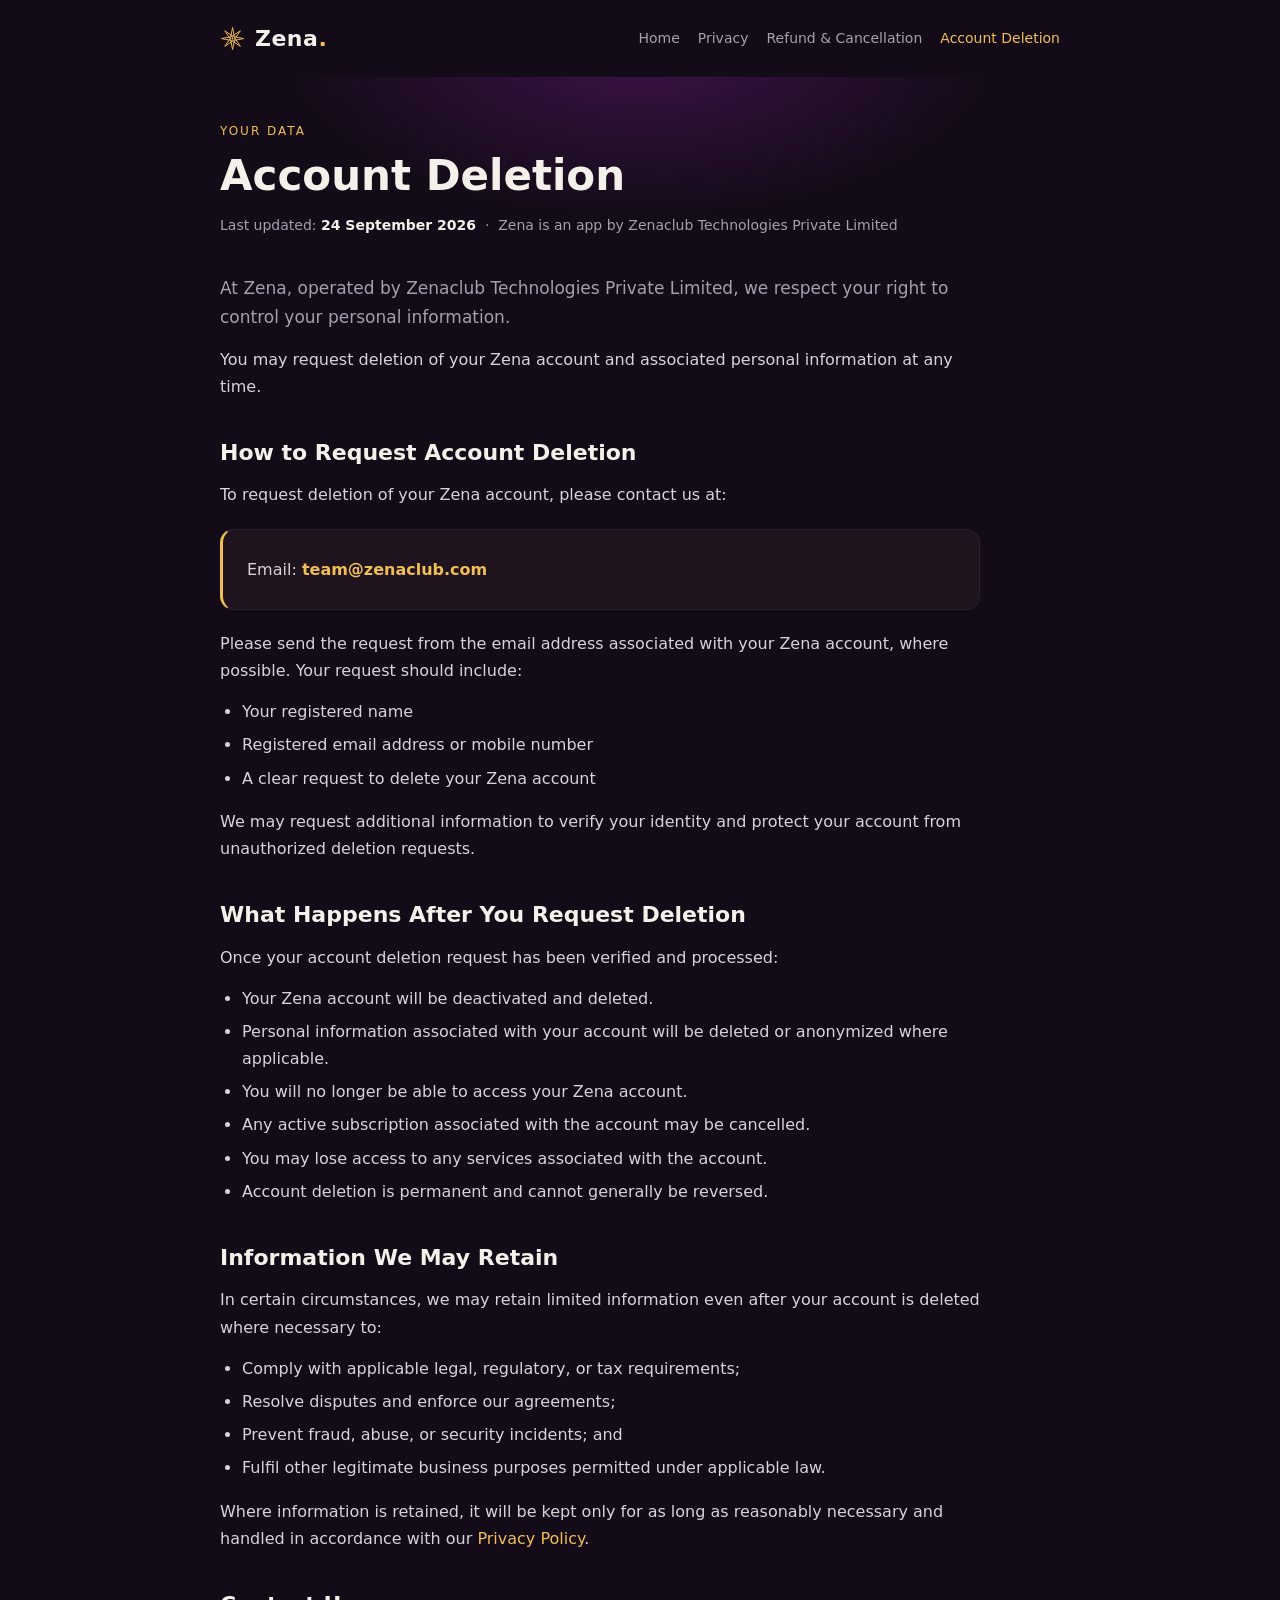
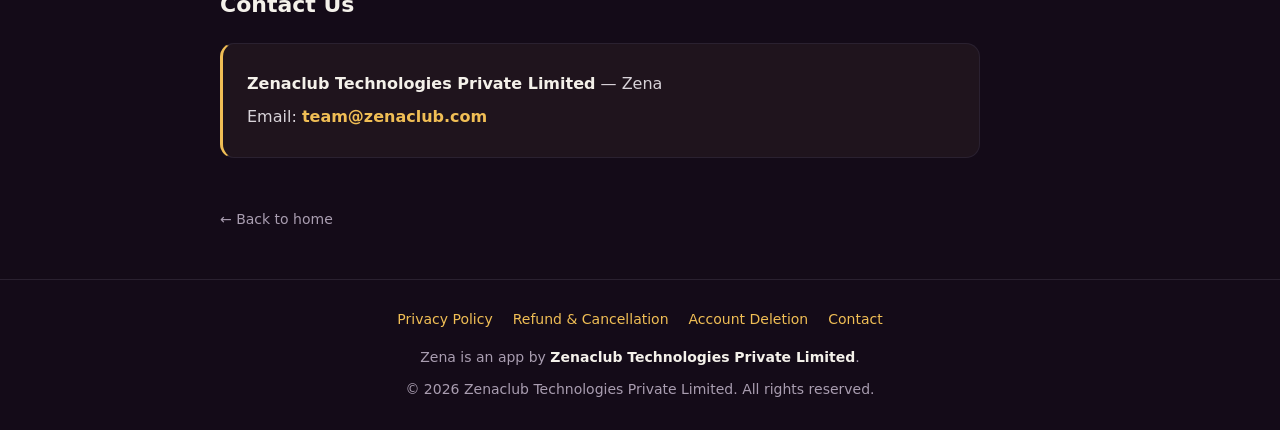
<file: account-deletion.html>
<!doctype html>
<html lang="en">
<head>
<meta charset="UTF-8">
<meta name="viewport" content="width=device-width, initial-scale=1">
<meta name="theme-color" content="#230A29">
<link rel="icon" href="logo.svg" type="image/svg+xml">
<title>Account Deletion — Zena</title>
<meta name="description" content="How to request deletion of your Zena account. Zena is an app by Zenaclub Technologies Private Limited.">
<link rel="stylesheet" href="legal.css">
</head>
<body>
<div class="wrap">

<nav>
  <a class="logo" href="index.html"><svg class="mark" viewBox="0 0 24 24" width="26" height="26" aria-hidden="true" fill="none" stroke="var(--gold)" stroke-width="0.9" stroke-linejoin="round"><path d="M11.6,1.455L13.292,9.913L21.75,11.605L13.292,13.297L11.6,21.755L9.908,13.297L1.45,11.605L9.908,9.913L11.6,1.455"/><path d="M18.777,4.428L13.992,11.605L18.777,18.782L11.6,13.997L4.423,18.782L9.208,11.605L4.423,4.428L11.6,9.213L18.777,4.428"/><path d="M9.425,11.605C9.425,12.806 10.4,13.78 11.6,13.78C12.8,13.78 13.775,12.806 13.775,11.605C13.775,10.405 12.8,9.43 11.6,9.43C10.4,9.43 9.425,10.405 9.425,11.605V11.605"/><path d="M10.633,11.605C10.633,12.139 11.066,12.572 11.6,12.572C12.134,12.572 12.567,12.139 12.567,11.605C12.567,11.071 12.134,10.638 11.6,10.638C11.066,10.638 10.633,11.071 10.633,11.605Z" fill="var(--gold)" stroke="none"/></svg>Zena<span>.</span></a>
  <div class="navlinks">
    <a href="index.html">Home</a>
    <a href="privacy.html">Privacy</a>
    <a href="refund.html">Refund &amp; Cancellation</a>
    <a href="account-deletion.html" class="active">Account Deletion</a>
  </div>
</nav>

<header class="page">
  <div class="tag">Your data</div>
  <h1>Account Deletion</h1>
  <p class="meta">Last updated: <b>24 September 2026</b> &nbsp;·&nbsp; Zena is an app by Zenaclub Technologies Private Limited</p>
</header>

<div class="content">
  <p class="lead">At Zena, operated by Zenaclub Technologies Private Limited, we respect your right to control your personal information.</p>
  <p>You may request deletion of your Zena account and associated personal information at any time.</p>

  <h2>How to Request Account Deletion</h2>
  <p>To request deletion of your Zena account, please contact us at:</p>
  <div class="contact">
    <p>Email: <a href="mailto:team@zenaclub.com">team@zenaclub.com</a></p>
  </div>
  <p>Please send the request from the email address associated with your Zena account, where possible. Your request should include:</p>
  <ul>
    <li>Your registered name</li>
    <li>Registered email address or mobile number</li>
    <li>A clear request to delete your Zena account</li>
  </ul>
  <p>We may request additional information to verify your identity and protect your account from unauthorized deletion requests.</p>

  <h2>What Happens After You Request Deletion</h2>
  <p>Once your account deletion request has been verified and processed:</p>
  <ul>
    <li>Your Zena account will be deactivated and deleted.</li>
    <li>Personal information associated with your account will be deleted or anonymized where applicable.</li>
    <li>You will no longer be able to access your Zena account.</li>
    <li>Any active subscription associated with the account may be cancelled.</li>
    <li>You may lose access to any services associated with the account.</li>
    <li>Account deletion is permanent and cannot generally be reversed.</li>
  </ul>

  <h2>Information We May Retain</h2>
  <p>In certain circumstances, we may retain limited information even after your account is deleted where necessary to:</p>
  <ul>
    <li>Comply with applicable legal, regulatory, or tax requirements;</li>
    <li>Resolve disputes and enforce our agreements;</li>
    <li>Prevent fraud, abuse, or security incidents; and</li>
    <li>Fulfil other legitimate business purposes permitted under applicable law.</li>
  </ul>
  <p>Where information is retained, it will be kept only for as long as reasonably necessary and handled in accordance with our <a href="privacy.html">Privacy Policy</a>.</p>

  <h2>Contact Us</h2>
  <div class="contact">
    <p><strong>Zenaclub Technologies Private Limited</strong> — Zena</p>
    <p>Email: <a href="mailto:team@zenaclub.com">team@zenaclub.com</a></p>
  </div>

  <a class="backhome" href="index.html">&larr; Back to home</a>
</div>

</div>

<footer>
  <a href="privacy.html">Privacy Policy</a><a href="refund.html">Refund &amp; Cancellation</a><a href="account-deletion.html">Account Deletion</a><a href="mailto:team@zenaclub.com">Contact</a>
  <div class="company">Zena is an app by <b>Zenaclub Technologies Private Limited</b>.</div>
  <div style="margin-top:8px">© 2026 Zenaclub Technologies Private Limited. All rights reserved.</div>
</footer>
</body>
</html>
</file>
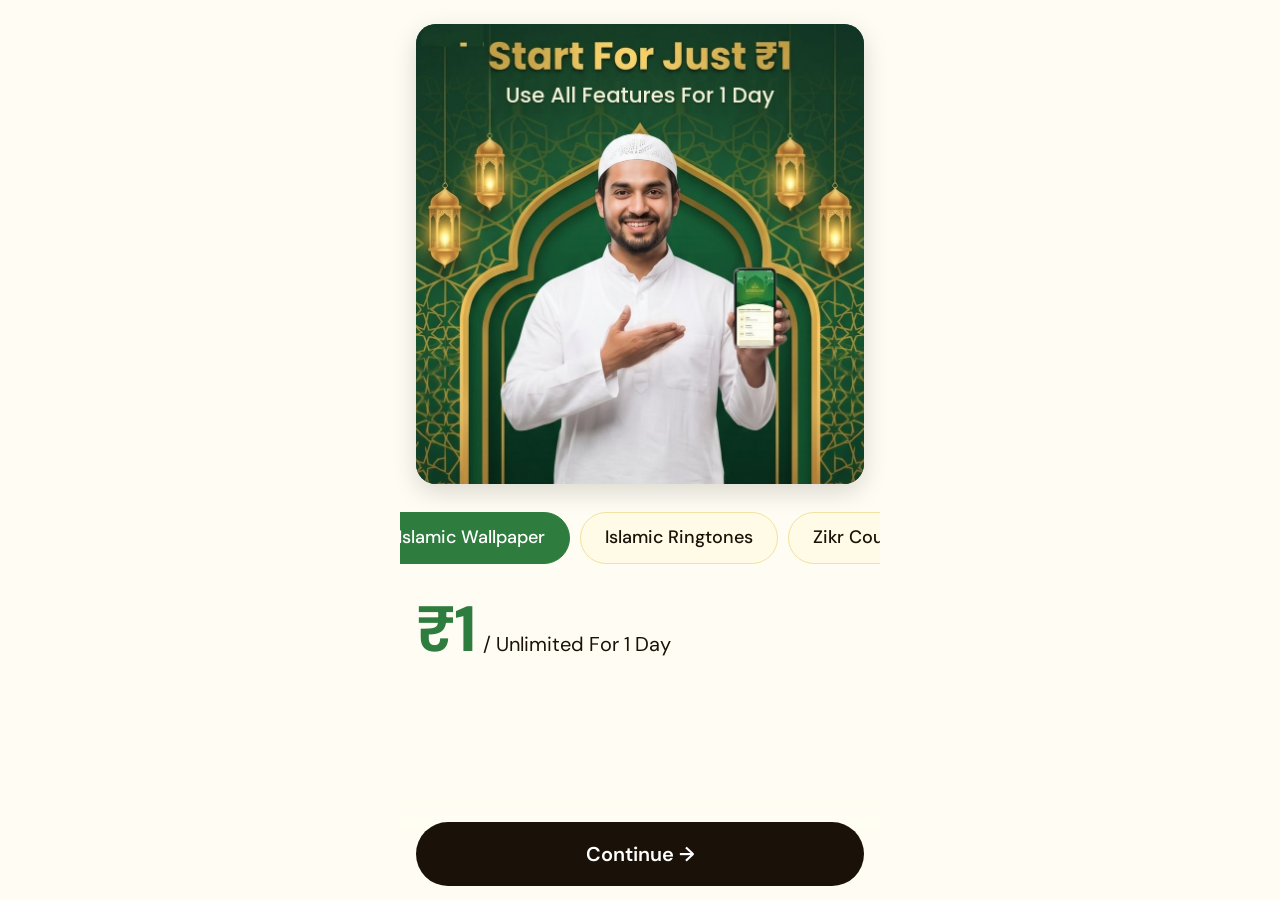
<file: i-free-trial.html>
<!doctype html>
<html lang="en">
<head>
<meta charset="UTF-8">
<meta name="viewport" content="width=device-width, initial-scale=1">
<meta name="theme-color" content="#111111">
<meta name="robots" content="noindex">
<title>Start for ₹1 — Zena</title>
<link rel="preconnect" href="https://fonts.googleapis.com"><link rel="preconnect" href="https://fonts.gstatic.com" crossorigin>
<link href="https://fonts.googleapis.com/css2?family=DM+Sans:wght@400;500;600&display=swap" rel="stylesheet">
<style>
:root{--bg:#fffdf3;--card:#1c1c1c;--fg:#1a1208;--mute:#b9b4a8;--gold:#e9d8a6;--line:#3a3a3a;--green:#2f7d3e}
*{box-sizing:border-box}
body{margin:0;background:var(--bg);color:var(--fg);font:16px/1.4 "DM Sans",system-ui,sans-serif}
.wrap{max-width:480px;margin:0 auto;padding:24px 16px 150px}
.top h1{margin:0;font-size:26px;line-height:1.2;font-weight:700}
.top p{margin:4px 0 0;font-size:17px}
.hero{margin-top:0;aspect-ratio:900/925;border-radius:20px;overflow:hidden;background:radial-gradient(circle at 50% 30%,#2f6f62,#14463e);box-shadow:0 8px 24px rgba(0,0,0,.15)}
.hero img{width:100%;height:100%;object-fit:cover;display:block}
.chips{display:flex;gap:10px;overflow-x:auto;margin:28px -16px 0;padding:0 16px;scrollbar-width:none}
.chips span{flex:none;padding:12px 24px;border-radius:999px;font-size:18px;font-weight:500;border:1.5px solid #f0e2a0;background:#fffbe6}
.chips span.on{background:var(--green);border-color:var(--green);color:#fff}
.wrap h2{margin:32px 0 12px;font-size:22px;font-weight:600}
.payrow{display:flex;align-items:center;gap:14px;padding:12px 16px;border-radius:14px;background:#fff;border:1px solid #ece8d8;font-size:22px;font-weight:600}
.payrow img{width:38px;height:auto}.payrow b{margin-left:auto;font-weight:400}
.price{margin:34px 0 0;font-size:20px}.price b{font-size:64px;line-height:1;color:var(--green);margin-right:8px}
.cta{display:block;text-align:center;padding:18px;border-radius:999px;border:0;color:#fff;font-weight:600;font-size:20px;text-decoration:none;background:#1a1208}
.bar{position:fixed;bottom:0;left:50%;transform:translateX(-50%);z-index:5;width:100%;max-width:480px;padding:28px 16px calc(14px + env(safe-area-inset-bottom));background:linear-gradient(rgba(255,253,243,0),var(--bg) 40%)}
.bar .note{display:none}
.note{text-align:center;font-size:13px;margin:14px 0 0}
.ov{z-index:100;position:fixed;inset:0;background:rgba(0,0,0,.85);display:none;align-items:center;justify-content:center;padding:20px}
.ov:target{display:flex}
.box{max-width:340px;background:var(--card);border:1px solid var(--line);border-radius:24px;padding:28px 24px;text-align:center}
.box h2{margin:8px 0;font-size:20px}.box p{color:var(--mute);margin:0 0 20px}
.box{width:100%}.box [hidden]{display:none}
.box input{width:100%;padding:14px;margin-bottom:14px;border-radius:12px;border:1px solid var(--line);background:#111;color:var(--fg);font-size:18px;text-align:center}
.box button.cta{width:100%;font-family:inherit;cursor:pointer}
.ph{display:flex;align-items:center;gap:10px;margin-bottom:14px;padding-left:14px;border-radius:12px;border:1px solid var(--line);background:#111;font-size:18px}
.ph span{color:var(--mute)}.ph input{border:0;margin:0;background:none;text-align:left;padding-left:0}
.lnk{display:block;margin-top:14px;background:none;border:0;color:var(--mute);font-size:14px;cursor:pointer;text-decoration:underline}
.err{color:#ff8a80;font-size:14px;margin-top:14px}.wait{font-size:14px}
#qr{width:200px;height:200px;background:#fff;border-radius:12px;padding:8px;margin:0 auto 14px;display:block}
.ov.pay{background:#fff;align-items:flex-start;padding:0;overflow:auto}
.ov.pay .box{max-width:480px;padding:0;background:none;border:0;border-radius:0;text-align:left;color:#111;font-family:"DM Sans",system-ui,sans-serif}
.ph-head{display:flex;align-items:center;gap:18px;padding:18px 16px 14px;border-bottom:1px solid #e6e6ea;box-shadow:0 1px 4px rgba(0,0,0,.05)}
.ph-head button{flex:none;display:grid;place-items:center;width:40px;height:40px;margin:-8px 0 -8px -8px;padding:0;background:none;border:0;cursor:pointer;color:#111}
.ph-head svg{width:26px;height:26px;fill:none;stroke:currentColor;stroke-width:1.8;stroke-linecap:round;stroke-linejoin:round}
.ov.pay h2{margin:0;font-size:22px;font-weight:600;color:#111}
.ov.pay .amt{margin:2px 0 0;font-size:14px;color:#8a8a92}
.sec{display:flex;align-items:center;gap:8px;padding:11px 16px;background:#ececef;font-size:16px;font-weight:500;color:#6b6b73}
.sec .fast{display:inline-flex;align-items:center;gap:3px;color:#1769c2}
.sec .fast svg{width:15px;height:15px;fill:#1769c2}
.ban{margin:0;padding:11px 16px;background:#b8e6fb;font-size:14px;color:#0b5a8c}
.app{display:flex;align-items:center;gap:16px;width:100%;padding:12px 16px;margin:0;border:0;background:#fff;color:#111;font:inherit;font-size:18px;text-align:left;cursor:pointer}
.app:active{background:#f4f4f6}
.app i{flex:none;display:grid;place-items:center;width:52px;height:52px;border-radius:50%;overflow:hidden;background:#fff;border:1px solid #ececef}
.app i img{display:block}
.app i .crop{display:block;overflow:hidden}
.app b{margin-left:auto;font-weight:400;font-size:26px;color:#555;line-height:1}
.app[disabled]{opacity:.5}
.ov.pay .ban{margin:0;color:#0b5a8c}
.ov.pay .sec .fast svg{width:15px;height:15px;fill:#1769c2;stroke:none}
.ov.pay .app i svg{width:26px;height:26px;fill:none;stroke:#111;stroke-width:1.6}
.ov.login{background:#000;align-items:flex-start;padding:40px 16px}
.ov.login .box{background:none;border:0;border-radius:0;padding:0;max-width:285px;text-align:left;font-family:"DM Sans",system-ui,sans-serif}
.ov.login h2{margin:0;font-size:22px;font-weight:500;line-height:1.25}
.ov.login .num{margin:0;font-size:24px;font-weight:400;color:#8a8a8a;line-height:1.25}
.ov.login .chg{display:inline-block;margin-top:6px;padding:0;background:none;border:0;font:500 13px "DM Sans",sans-serif;color:#e8d5a0;cursor:pointer;text-decoration:none}
.ov.login .back{display:grid;place-items:center;width:44px;height:44px;margin:-10px 0 6px -12px;padding:0;background:none;border:0;cursor:pointer;color:#fff}
.ov.login .back svg{width:24px;height:24px;fill:none;stroke:currentColor;stroke-width:2;stroke-linecap:round;stroke-linejoin:round}
.ov.login .row{display:flex;align-items:center;gap:16px;margin-top:28px}
.ov.login .row input{flex:1;min-width:0;margin:0;padding:8px 0;border:0;border-radius:0;background:none;text-align:left;font:400 22px "DM Sans",sans-serif;color:#fff;outline:0}
.ov.login .row input::placeholder{color:#6f6f6f}
/* Chrome/Safari autofill paints a pale-blue box with dark text; keep it black with white text */
.ov.login .row input:-webkit-autofill,.ov.login .row input:autofill{-webkit-text-fill-color:#fff;caret-color:#fff;-webkit-box-shadow:0 0 0 1000px #000 inset;box-shadow:0 0 0 1000px #000 inset;transition:background-color 9999s}
.ov.login .cc{flex:none;padding:8px 8px 6px 0;border-bottom:1px solid #fff;font-size:17px;color:#fff}
.ov.login .tmr{flex:none;font-size:13px;font-weight:600;color:#fff}
.ov.login .tmr button{background:none;border:0;padding:0;font:600 13px "DM Sans",sans-serif;color:#e8d5a0;cursor:pointer}
.ov.login .go{display:block;width:100%;height:50px;margin-top:56px;border:0;border-radius:6px;background:#1c1c1c;color:#e6e6e6;font:600 15px "DM Sans",sans-serif;cursor:pointer}
.ov.login .terms{margin:20px 0 0;font-size:11px;line-height:1.5;color:#b7b7b7;text-align:center}
.ov.login .terms a{color:#fff;text-decoration:underline}
.ov.login .err{text-align:left;margin-top:12px}
.ov.full{background:#0e0e0e}
.ov.full .box{background:none;border:0;border-radius:0;padding:0;max-width:340px;font-family:"DM Sans",system-ui,sans-serif}
.ov.full h2{margin:0 0 10px;font-size:22px;font-weight:500;color:#fff}
.ov.full p{margin:0 0 14px;font-size:14px;line-height:1.5;color:#a8a8a8}
.ov.full .safe{font-size:13px;color:#7fd08a}
.ov.full .hint{position:fixed;left:0;right:0;bottom:calc(24px + env(safe-area-inset-bottom));margin:0;font-size:12px;color:#6f6f6f}
.ov.full .lg{display:block;width:72px;height:72px;margin:0 auto 22px;border-radius:18px}
.ov.full .sm{margin-bottom:8px;font-size:13px;font-weight:600;color:#fff}
.ov.full .big{margin:0 0 14px;font-size:30px;line-height:1.2;font-weight:600}
.ov.full .cta{margin-top:26px}
.ov.full .lnk{margin:14px auto 0}
.hg{position:relative;width:140px;height:140px;margin:0 auto 28px;display:grid;place-items:center}
.hg:before{content:"";position:absolute;inset:0;border-radius:50%;opacity:.5;animation:glow 2.4s ease-in-out infinite;background:repeating-conic-gradient(rgba(233,216,166,.55) 0 1.2deg,transparent 1.2deg 6deg);-webkit-mask:radial-gradient(circle,transparent 52%,#000 54%);mask:radial-gradient(circle,transparent 52%,#000 54%)}
.hg svg{width:56px;height:56px;fill:none;stroke:var(--gold);stroke-width:3;stroke-linecap:round;stroke-linejoin:round;animation:flip 3s ease-in-out infinite}
.hg.ok svg{animation:none;stroke:#7fd08a}
@keyframes flip{0%,40%{transform:rotate(0)}60%,100%{transform:rotate(180deg)}}
@keyframes glow{50%{opacity:.9}}
@media (prefers-reduced-motion:reduce){.hg:before,.hg svg{animation:none}}
</style>
</head>
<body>
<div class="wrap">
  <div class="hero"><img src="islamic-hero.jpg" alt="" onerror="this.remove()"></div> <!-- placeholder: drop islamic-hero.jpg next to this file -->
  <div class="chips" id="chips"><span class="on">Islamic Wallpaper</span><span>Islamic Ringtones</span><span>Zikr Counter</span><span>Make Dua</span></div>
  <p class="price"><b>₹1</b>/ Unlimited For 1 Day</p>
</div>
<div class="bar">
  <a class="cta" id="b-main" href="#paywall">Continue →</a>
</div>

<div class="ov login" id="paywall">
  <div class="box">
    <div id="s-phone">
      <button class="back" id="b-back" type="button" aria-label="Back"><svg viewBox="0 0 24 24"><path d="M15 5l-7 7 7 7"/></svg></button>
      <h2>Mobile number</h2>
      <div class="row"><span class="cc">+91</span><input id="mobile" type="tel" inputmode="numeric" maxlength="10" autocomplete="tel-national" aria-label="Mobile number"></div>
      <button class="go" id="b-send">Get OTP</button>
      <p class="terms">By continuing, you confirm you're 18+ and accept our <a href="/terms-and-conditions/">Terms of Use</a> &amp; <a href="/privacy-policy/">Privacy Policy</a></p>
    </div>
    <div id="s-otp" hidden>
      <h2>OTP sent to</h2>
      <p class="num" id="otp-to"></p>
      <button class="chg" id="b-change">Change Number</button>
      <div class="row"><input id="otp" type="tel" inputmode="numeric" maxlength="4" placeholder="Enter OTP" autocomplete="one-time-code" aria-label="Enter OTP"><span class="tmr" id="tmr"></span></div>
      <button class="go" id="b-verify">Submit</button>
      <p class="terms">By continuing, you confirm you're 18+ and accept our <a href="/terms-and-conditions/">Terms of Use</a> &amp; <a href="/privacy-policy/">Privacy Policy</a></p>
    </div>
    <div id="s-load" hidden><p>Starting your trial…</p></div>
    <div id="s-pick" hidden>
      <div class="ph-head"><button type="button" id="b-pick-back" aria-label="Back"><svg viewBox="0 0 24 24"><path d="M19 12H5M11 6l-6 6 6 6"/></svg></button><div><h2>Payments</h2><p class="amt">Amount : ₹1</p></div></div>
      <div class="sec">UPI <span class="fast"><svg viewBox="0 0 24 24"><path d="M13 2L4 14h6l-1 8 9-12h-6z"/></svg>Fastest</span></div>
      <p class="ban">88.5% of our users prefer paying via UPI</p>
      <button class="app" data-app="phonepe"><i><span class="crop" style="width:52px;height:52px"><img src="/logos/phonepe.svg" alt="" style="height:52px;width:auto"></span></i><span>PhonePe</span><b>›</b></button>
      <button class="app" data-app="gpay"><i><span class="crop" style="width:30px;height:30px"><img src="/logos/gpay.svg" alt="" style="height:30px;width:auto"></span></i><span>Google Pay</span><b>›</b></button>
      <button class="app" data-app="paytm"><i><img src="/logos/paytm.svg" alt="" style="width:38px;height:auto"></i><span>Paytm</span><b>›</b></button>
      <div class="sec">Pay via QR code</div>
      <button class="app" id="b-qr"><i><svg viewBox="0 0 24 24" width="26" height="26" fill="none" stroke="#111" stroke-width="1.6"><path d="M4 4h6v6H4zM14 4h6v6h-6zM4 14h6v6H4zM14 14h2v2h-2zM18 14h2v2h-2zM14 18h2v2h-2zM18 18h2v2h-2z"/></svg></i><span>Scan QR Code</span><b>›</b></button>
    </div>
    <div id="s-wait" hidden>
      <div class="hg" aria-hidden="true"><svg viewBox="0 0 64 64"><path d="M16 8h32M16 56h32M18 8c0 14 10 18 14 24-4 6-14 10-14 24M46 8c0 14-10 18-14 24 4 6 14 10 14 24"/><path d="M25 15h14l-7 11zM23 53c4-9 14-9 18 0z" fill="currentColor" stroke="none" style="fill:var(--gold)"/></svg></div>
      <h2 id="wait-h">Approve the payment in your UPI app</h2>
      <p id="wait-p">Once approved, this page will update on its own.</p>
      <p class="safe" id="wait-safe">✓ 100% safe and secure</p>
      <button class="lnk" id="b-wait-other">Choose another app</button>
      <p class="hint">Do not go back or close the app</p>
    </div>
    <div id="s-ok" hidden>
      <div class="hg ok" aria-hidden="true"><svg viewBox="0 0 64 64"><circle cx="32" cy="32" r="22"/><path d="M22 33l7 7 14-15"/></svg></div>
      <h2>Payment Successful</h2>
      <p>Your free trial has started</p>
    </div>
    <div id="s-nf" hidden>
      <h2>Select a different UPI app</h2>
      <p>The app you selected isn't found on this device. Choose another UPI app to pay ₹1 and start your trial.</p>
      <button class="cta" id="b-other">Select another app</button>
      <button class="lnk" id="b-nfx">Cancel</button>
    </div>
    <div id="s-soon" hidden>
      <div style="font-size:36px">🚧</div>
      <h2>Payment gateway yet to be integrated</h2>
      <p>This is a demo page. No payment was taken.</p>
    </div>
    <div id="s-pay" hidden>
      <h2>Pay ₹1 to start</h2>
      <p>Scan with any UPI app, or tap below on your phone. Refunded instantly.</p>
      <img id="qr" alt="UPI QR code" hidden>
      <a class="cta" id="b-upi" href="#" hidden>Pay with UPI app</a>
      <p id="pay-wait" class="wait">Waiting for payment…</p>
    </div>
    <div id="s-done" hidden>
      <img class="lg" src="/islamic-logo.svg" alt="Zena" width="72" height="72">
      <p class="sm">Your subscription is active!</p>
      <h2 class="big">Continue on the Zena app</h2>
      <p>Download the app and log in with the same mobile number to use prayer times, Zikr counter, Islamic ringtones, wallpapers &amp; more.</p>
      <a class="cta" id="b-app-dl" href="#" hidden>Download the app</a>
      <p id="done-fallback">Open the Zena app and log in with this number.</p>
    </div>
    <div id="err" class="err" role="alert" hidden></div>
    <a class="lnk" href="#" id="b-close" hidden>Close</a>
  </div>
</div>
<script>
// Hero video: starts muted (browsers only allow muted autoplay). Data saver / reduced motion: poster only.
(function(){
  var v=document.getElementById("hero-v"),b=document.getElementById("b-snd");
  if(!v)return;
  var c=navigator.connection||{},still=c.saveData||(window.matchMedia&&matchMedia("(prefers-reduced-motion: reduce)").matches);
  if(still){v.removeAttribute("autoplay");v.preload="none"}
  else{var p=v.play();if(p&&p.catch)p.catch(function(){})} // blocked autoplay (e.g. iOS low power): poster stays, tap plays
  v.addEventListener("error",function(){v.style.display="none";b.style.display="none"}); // fall back to the image
  b.onclick=function(e){e.stopPropagation();v.muted=!v.muted;b.classList.toggle("unmuted",!v.muted);b.setAttribute("aria-label",v.muted?"Turn sound on":"Turn sound off");if(v.paused)v.play().catch(function(){})};
  v.onclick=function(){v.paused?v.play().catch(function(){}):v.pause()};
})();
</script>
<script>
// Chips auto-scroll in a loop (list is doubled; scrollLeft wraps at the halfway point). Touch/drag pauses it.
(function(){
  var c=document.getElementById("chips");
  if(!c)return; // ponytail: ignores reduced-motion on purpose (many phones report it via "remove animations"); row stays swipeable
  c.innerHTML+=c.innerHTML;
  var x=0,hold=false,t;
  function hd(){hold=true;clearTimeout(t);t=setTimeout(function(){hold=false;x=c.scrollLeft},1500)}
  ["touchstart","wheel","mousedown"].forEach(function(e){c.addEventListener(e,hd,{passive:true})});
  c.addEventListener("touchmove",hd,{passive:true});
  (function step(){
    if(!hold){x+=.6;if(x>=c.scrollWidth/2)x-=c.scrollWidth/2;c.scrollLeft=x}
    requestAnimationFrame(step);
  })();
})();
</script>
<script src="/attribution.js"></script>
<script src="/meta-pixel.js"></script>
<script>
(function(){
// Backend base URL. The /web-service/v1 routes are in zenaclub-backend.
var API="https://apis.zenaclub.com";
var $=function(i){return document.getElementById(i)};
var APP={pkg:"com.zenaastro.app",play:"https://play.google.com/store/apps/details?id=com.zenaastro.app"}; // Zena Android package and Play Store listing URL; set both to enable "Download the app"
var PAYMENTS_LIVE=true;
var token="",userId="",mobile="";   // in memory only, never persisted
var pollTimer=null;

function api(path,body,auth,method){
  var h={"Content-Type":"application/json","X-TENANT":"ISLAMIC","device-id":"web"};
  if(auth){h["Authorization"]="Bearer "+token;h["user-id"]=userId}
  return fetch(API+path,{method:method||"POST",headers:h,body:body?JSON.stringify(body):undefined})
    .then(function(r){return r.json().catch(function(){return{}}).then(function(j){
      if(!r.ok)throw new Error(j.error||"Something went wrong. Please try again.");
      return j})});
}
function show(id){["s-phone","s-otp","s-load","s-soon","s-pick","s-wait","s-ok","s-nf","s-pay","s-done"].forEach(function(s){$(s).hidden=s!==id});
  var lg=id==="s-phone"||id==="s-otp",fl=id==="s-wait"||id==="s-ok"||id==="s-done",pg=id==="s-pick";
  $("paywall").classList.toggle("login",lg);$("paywall").classList.toggle("full",fl);$("paywall").classList.toggle("pay",pg);$("b-close").hidden=lg||fl||pg;err("")}
function err(m){$("err").textContent=m;$("err").hidden=!m}
function busy(b,on){b.disabled=on;b.style.opacity=on?.6:1}
function run(btn,fn){busy(btn,true);err("");return Promise.resolve().then(fn).catch(function(e){err(e.message)}).then(function(){busy(btn,false)})}

// Switches to the OTP screen and focuses its field BEFORE the request goes out: iOS only raises the
// keyboard for focus() called inside the tap/keystroke itself, not after an async reply.
function sendOtp(resend){
  var m=resend===true?mobile:$("mobile").value.replace(/\D/g,"");
  if(m.length!==10){err("Enter a valid 10-digit mobile number.");return}
  mobile=m;
  if(resend!==true){
    $("otp-to").textContent="(+91) "+m.slice(0,5)+" "+m.slice(5);$("otp").value="";
    editingNumber=false;show("s-otp");$("otp").focus();countdown(30);
  }
  return api("/web-service/v1/public/request-otp",{mobile:m}).then(function(){if(resend===true)countdown(30)},function(e){
    if(resend===true){err(e.message);return}
    clearInterval(cd);show("s-phone");err(e.message);$("mobile").focus();
  });
}
// "30 sec" countdown on the OTP screen; at zero it turns into a Resend link
var cd=null;
function countdown(n){
  clearInterval(cd);
  function tick(){
    if(n>0){$("tmr").textContent=n+" sec";n--;return}
    clearInterval(cd);
    $("tmr").innerHTML='<button id="b-resend" type="button">Resend OTP</button>';
    $("b-resend").onclick=function(){run(this,function(){return sendOtp(true)})};
  }
  tick();cd=setInterval(tick,1000);
}
function verifyOtp(){
  var o=$("otp").value.replace(/\D/g,"");
  if(o.length!==4){err("Enter the 4-digit code.");return}
  return api("/web-service/v1/public/verify-otp",{mobile:mobile,otp:o}).then(function(r){
    token=r.token;userId=r.userDetails&&r.userDetails.id;
    if(!token||!userId)throw new Error("Login failed. Please try again.");
    try{sessionStorage.setItem("zt",JSON.stringify({token:token,userId:userId,mobile:mobile}))}catch(e){}
    return next()}).catch(function(e){$("otp").value="";$("otp").focus();throw e});
}
// after login go straight to payment: app picker on mobile, QR on desktop
function next(){
  if(!PAYMENTS_LIVE){show("s-soon");return}
  show("s-load");
  // already subscribed? then there is nothing to pay for. If the check itself fails, fall through
  // to payment: initiate rejects a duplicate subscription server-side anyway.
  return api("/web-service/v1/auth/subscription/status",null,true,"GET").then(function(r){return r.status==="ACTIVE"},function(){return false}).then(function(active){
    if(active){
      showDone();return;
    }
    if(isMob){show("s-pick");return}
    return startPayment();
  });
}
var qdata=null,sel="paytm",launched=false;
var UA=navigator.userAgent,isAnd=/Android/i.test(UA),isMob=/Android|iPhone|iPad|iPod/i.test(UA);
var APPS={paytm:{n:"Paytm",pkg:"net.one97.paytm",ios:"paytmmp"},phonepe:{n:"PhonePe",pkg:"com.phonepe.app",ios:"phonepe"},gpay:{n:"Google Pay",pkg:"com.google.android.apps.nbu.paisa.user",ios:"tez"}};
// initiate + QR once per page; the mandate and txnToken are reused if the user switches app.
function getPayment(){
  if(qdata)return Promise.resolve(qdata);
  var ev=zmeta.uuid(),mm=zmeta.match();
  zmeta.track("InitiateCheckout",100,ev);
  return api("/web-service/v1/auth/subscription/initiate",{method:"upi",metaEventId:ev,fbc:mm.fbc,fbp:mm.fbp,sourceUrl:mm.sourceUrl},true).then(function(r){
    if(!r.paytmTxnToken)throw new Error("Payment is unavailable right now. Please try again later.");
    return api("/web-service/v1/auth/subscription/paytm/qr",{mandateId:r.mandateId,txnToken:r.paytmTxnToken},true)
  }).then(function(q){qdata=q;return q});
}
function startPayment(){
  return getPayment().then(function(q){
    if(q.qrCodeImageUrl){$("qr").src=q.qrCodeImageUrl;$("qr").hidden=false}
    if(q.qrCodeContent){$("b-upi").href=q.qrCodeContent;$("b-upi").hidden=!isMob}
    show("s-pay");poll(q)});
}
// ponytail: assumes the deep link is upi://...; any other scheme (e.g. paytmmp://) only opens its own app.
function appLink(link,a){
  var m=/^upi:\/\/(.*)$/i.exec(link);if(!m)return link;
  if(isAnd)return "intent://"+m[1]+"#Intent;scheme=upi;package="+a.pkg+";end";
  return a.ios==="tez"?"tez://upi/"+m[1]:a.ios+"://"+m[1];
}
// Only Android can tell an app opened (the page goes hidden); iOS shows an "Open in <app>?" prompt
// that can take longer than any timer, so there it just waits and polls.
// Download button: opens the app if installed (Android), otherwise the Play Store listing.
function showDone(){
  var a=$("b-app-dl");
  a.hidden=!APP.play;$("done-fallback").hidden=!!APP.play;
  // Play URL carries the Install Referrer (ad campaign, or a "came from the website" marker). The intent
  // fallback is that same URL, encoded once more because it sits inside another URL.
  var play=APP.play&&zattr.playUrl(APP.play);
  if(APP.play)a.href=isAnd&&APP.pkg?"intent://#Intent;package="+APP.pkg+";action=android.intent.action.MAIN;category=android.intent.category.LAUNCHER;S.browser_fallback_url="+encodeURIComponent(play)+";end":play;
  show("s-done");
}
// "Approve the payment" while the user is in the UPI app; "Processing Payment" once they are back and it isn't confirmed yet.
function setWait(proc){
  $("wait-h").textContent=proc?"Processing Payment":"Approve the payment in your UPI app";
  $("wait-p").textContent=proc?"Please wait while we process your payment":"Once approved, this page will update on its own.";
  $("wait-safe").hidden=proc;$("b-wait-other").hidden=proc;
}
function onVis(){
  if(document.hidden){launched=true;return}
  if(launched&&!$("s-wait").hidden)setWait(true);
  if(pollNow)pollNow(); // back from the UPI app: check right away instead of waiting for the next tick
}
function payApp(){
  return getPayment().then(function(q){
    var link=q.qrCodeContent||"";
    if(!link)throw new Error("Couldn't open a UPI app. Try the QR code.");
    if(sel!=="paytm"&&!/^upi:/i.test(link))throw new Error("That app isn't supported for this payment yet. Choose Paytm or QR.");
    try{sessionStorage.setItem("zt",JSON.stringify({token:token,userId:userId,mobile:mobile,mandateId:q.internalOrderId}))}catch(e){}
    launched=false;document.removeEventListener("visibilitychange",onVis);document.addEventListener("visibilitychange",onVis);
    location.href=appLink(link,APPS[sel]);
    setWait(false);show("s-wait");poll(q);
    if(isAnd)setTimeout(function(){if(!launched&&!$("s-wait").hidden){clearTimeout(pollTimer);pollNow=null;show("s-nf")}},2500);
  });
}
var pollNow=null;
function poll(q){
  clearTimeout(pollTimer);
  var end=Date.now()+(q.maxPollingDurationMs||180000);
  function stop(){pollNow=null}
  function tick(){pollTimer=setTimeout(check,q.pollingIntervalMs||3000)}
  function check(){
    clearTimeout(pollTimer);
    api("/web-service/v1/auth/subscription/paytm/qr/status?mandateId="+encodeURIComponent(q.internalOrderId),null,true,"GET").then(function(s){
      if(s.isPaid){stop();if(s.isTrial)zmeta.track("StartTrial",s.amount||100,q.internalOrderId);show("s-ok");setTimeout(showDone,1600);return}
      if(s.isFinal||Date.now()>end){stop();$("pay-wait").textContent="";err("Payment didn't complete. Close and try again.");return}
      tick()
    }).catch(function(){if(Date.now()>end){stop();err("Couldn't confirm payment. Please try again.")}else tick()});
  }
  pollNow=check;tick();
}
$("b-send").onclick=function(){run(this,sendOtp)};
// Tapping an app row pays with it straight away (no radio + Pay button)
document.querySelectorAll(".app[data-app]").forEach(function(b){b.onclick=function(){sel=b.dataset.app;run(b,payApp)}});
$("b-pick-back").onclick=function(){location.hash=""};
$("b-qr").onclick=function(){run(this,startPayment)};
$("b-other").onclick=function(){show("s-pick")};
$("b-wait-other").onclick=function(){clearTimeout(pollTimer);pollNow=null;show("s-pick")};
$("b-nfx").onclick=function(){location.hash=""};
$("b-verify").onclick=function(){run(this,verifyOtp)};
var editingNumber=false;
$("b-change").onclick=function(){editingNumber=true;show("s-phone");$("mobile").focus()};
// Back: while editing the number, return to the OTP already sent; on the first phone screen, close the sheet
$("b-back").onclick=function(){
  if(editingNumber){editingNumber=false;show("s-otp");$("otp").focus();return}
  location.hash="";
};
// 10 digits typed, pasted or autofilled: send the OTP without another tap
$("mobile").oninput=function(){
  this.value=this.value.replace(/\D/g,"");
  if(this.value.length===10&&!$("b-send").disabled)$("b-send").click();
};
// 4 digits typed, pasted or filled from the SMS: submit without another tap
$("otp").oninput=function(){
  this.value=this.value.replace(/\D/g,"");
  if(this.value.length===4&&!$("b-verify").disabled)$("b-verify").click();
};
[["mobile","b-send"],["otp","b-verify"]].forEach(function(p){$(p[0]).onkeydown=function(e){if(e.key==="Enter")$(p[1]).click()}});
// restore the login after a refresh (sessionStorage: survives reload, dies with the tab)
try{var sv=JSON.parse(sessionStorage.getItem("zt")||"{}");
  if(sv.token&&sv.userId&&sv.mobile){token=sv.token;userId=sv.userId;mobile=sv.mobile}}catch(e){}
// already logged in: the main button goes straight to payment (no phone/OTP, no second tap)
$("b-main").onclick=function(e){
  if(token){Promise.resolve(next()).catch(function(e){err(e.message)});return}
  // logged out: open the sheet and focus the number inside this tap, or iOS will not raise the keyboard
  e.preventDefault();location.hash="paywall";$("mobile").focus();
};
// refresh with the sheet open: mobile resumes at the picker; desktop closes it so one tap starts payment
if(token&&location.hash==="#paywall"){isMob&&PAYMENTS_LIVE?Promise.resolve(next()).catch(function(e){err(e.message)}):location.hash=""}
$("b-close").onclick=function(e){e.preventDefault();clearTimeout(pollTimer);pollNow=null;location.hash=""};
})();
</script>
</body>
</html>
</file>
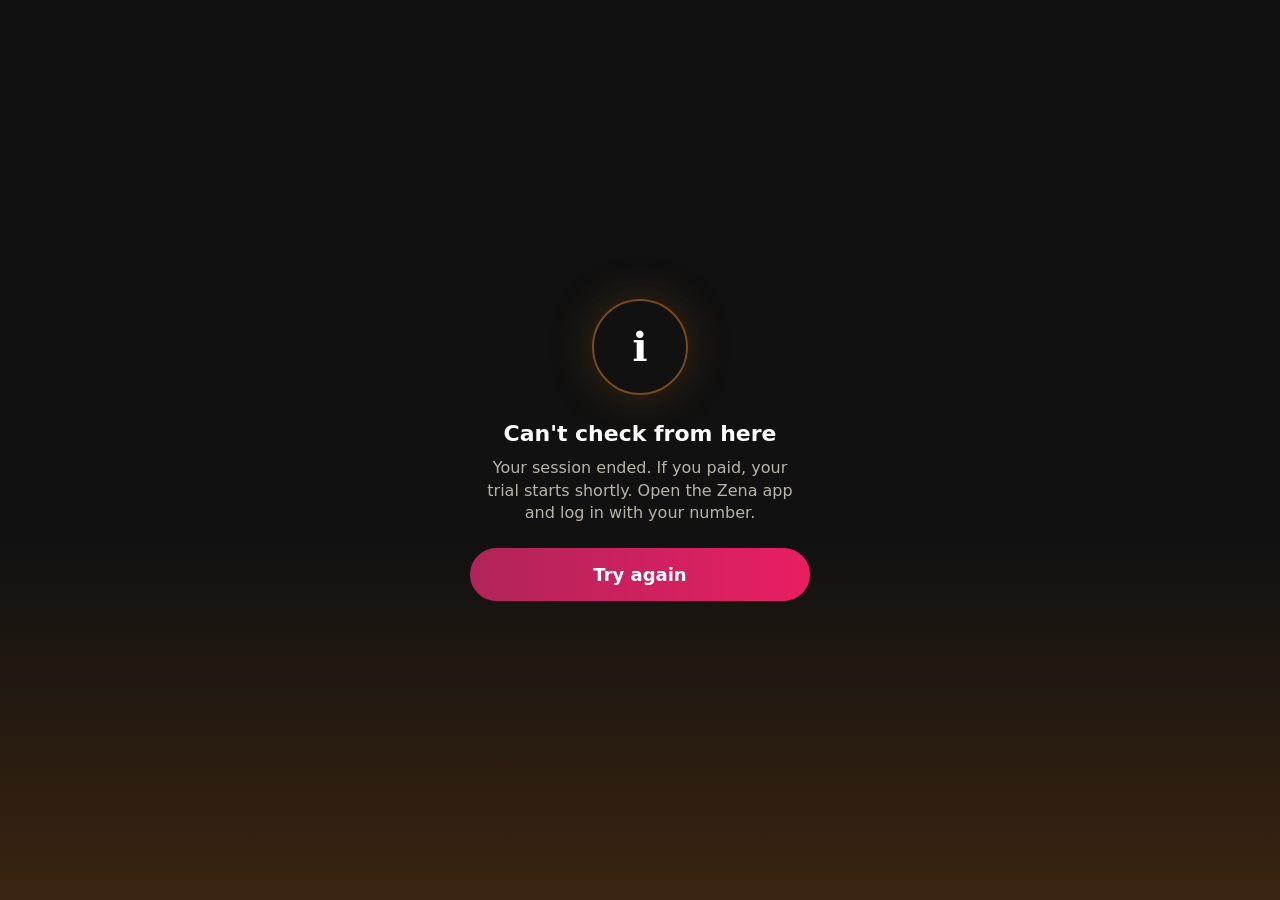
<file: payment-return.html>
<!doctype html>
<html lang="en">
<head>
<meta charset="UTF-8">
<meta name="viewport" content="width=device-width, initial-scale=1">
<meta name="theme-color" content="#111111">
<meta name="robots" content="noindex">
<title>Payment status — Zena</title>
<style>
:root{--bg:#111;--fg:#fff;--mute:#b9b4a8;--gold:#e9d8a6}
*{box-sizing:border-box}
body{margin:0;min-height:100vh;display:flex;flex-direction:column;align-items:center;justify-content:center;padding:24px;text-align:center;background:linear-gradient(#111 60%,#3a2410);color:var(--fg);font:16px/1.4 system-ui,-apple-system,Segoe UI,Roboto,sans-serif}
.ring{width:96px;height:96px;border-radius:50%;display:grid;place-items:center;font-size:40px;border:2px solid #7a4a1a;box-shadow:0 0 40px #7a4a1a66;margin-bottom:24px}
h1{font-size:22px;margin:0 0 8px}p{color:var(--mute);margin:0 0 24px;max-width:320px}
.cta{display:block;width:100%;max-width:340px;padding:16px;border-radius:999px;border:0;font:700 18px system-ui,sans-serif;color:#fff;background:linear-gradient(90deg,#b0245a,#e91e63);text-decoration:none;cursor:pointer}
.cta[hidden]{display:none}
</style>
</head>
<body>
<div class="ring" id="ic">⏳</div>
<h1 id="h">Payment Processing</h1>
<p id="m">Checking status…</p>
<button class="cta" id="chk">Check Status</button>
<a class="cta" id="retry" href="/free-trial#paywall" hidden>Try again</a>
<script src="/meta-pixel.js"></script>
<script>
(function(){
var API="https://apis.zenaclub.com";
var $=function(i){return document.getElementById(i)};
var st={};try{st=JSON.parse(sessionStorage.getItem("zt")||"{}")}catch(e){}
var id=new URLSearchParams(location.search).get("orderId")||st.mandateId;
var timer,end=Date.now()+180000;

function done(icon,h,m,retry){clearTimeout(timer);$("ic").textContent=icon;$("h").textContent=h;$("m").textContent=m;$("chk").hidden=true;$("retry").hidden=!retry}
function check(){
  clearTimeout(timer);
  if(!st.token||!id){done("ℹ️","Can't check from here","Your session ended. If you paid, your trial starts shortly. Open the Zena app and log in with your number.",true);return Promise.resolve()}
  return fetch(API+"/web-service/v1/auth/subscription/paytm/qr/status?mandateId="+encodeURIComponent(id),
    {headers:{"X-TENANT":"ZENA","device-id":"web","Authorization":"Bearer "+st.token,"user-id":st.userId}})
  .then(function(r){return r.json()}).then(function(s){
    if(s.isPaid){if(s.isTrial)zmeta.track("StartTrial",s.amount||100,id)}
    if(s.isPaid)return done("✓","You're in!","Your free trial has started. Open the Zena app and log in with this number.");
    if(s.isFinal)return done("✕","Payment didn't complete","No money was taken, or it will be refunded. Please try again.",true);
    if(Date.now()>end)return done("⏳","Still waiting","We haven't heard from your bank yet. If you paid, your trial will start shortly; you can also check in the Zena app.");
    timer=setTimeout(check,3000)
  }).catch(function(){timer=setTimeout(check,3000)});
}
$("chk").onclick=check;
check();
})();
</script>
</body>
</html>
</file>
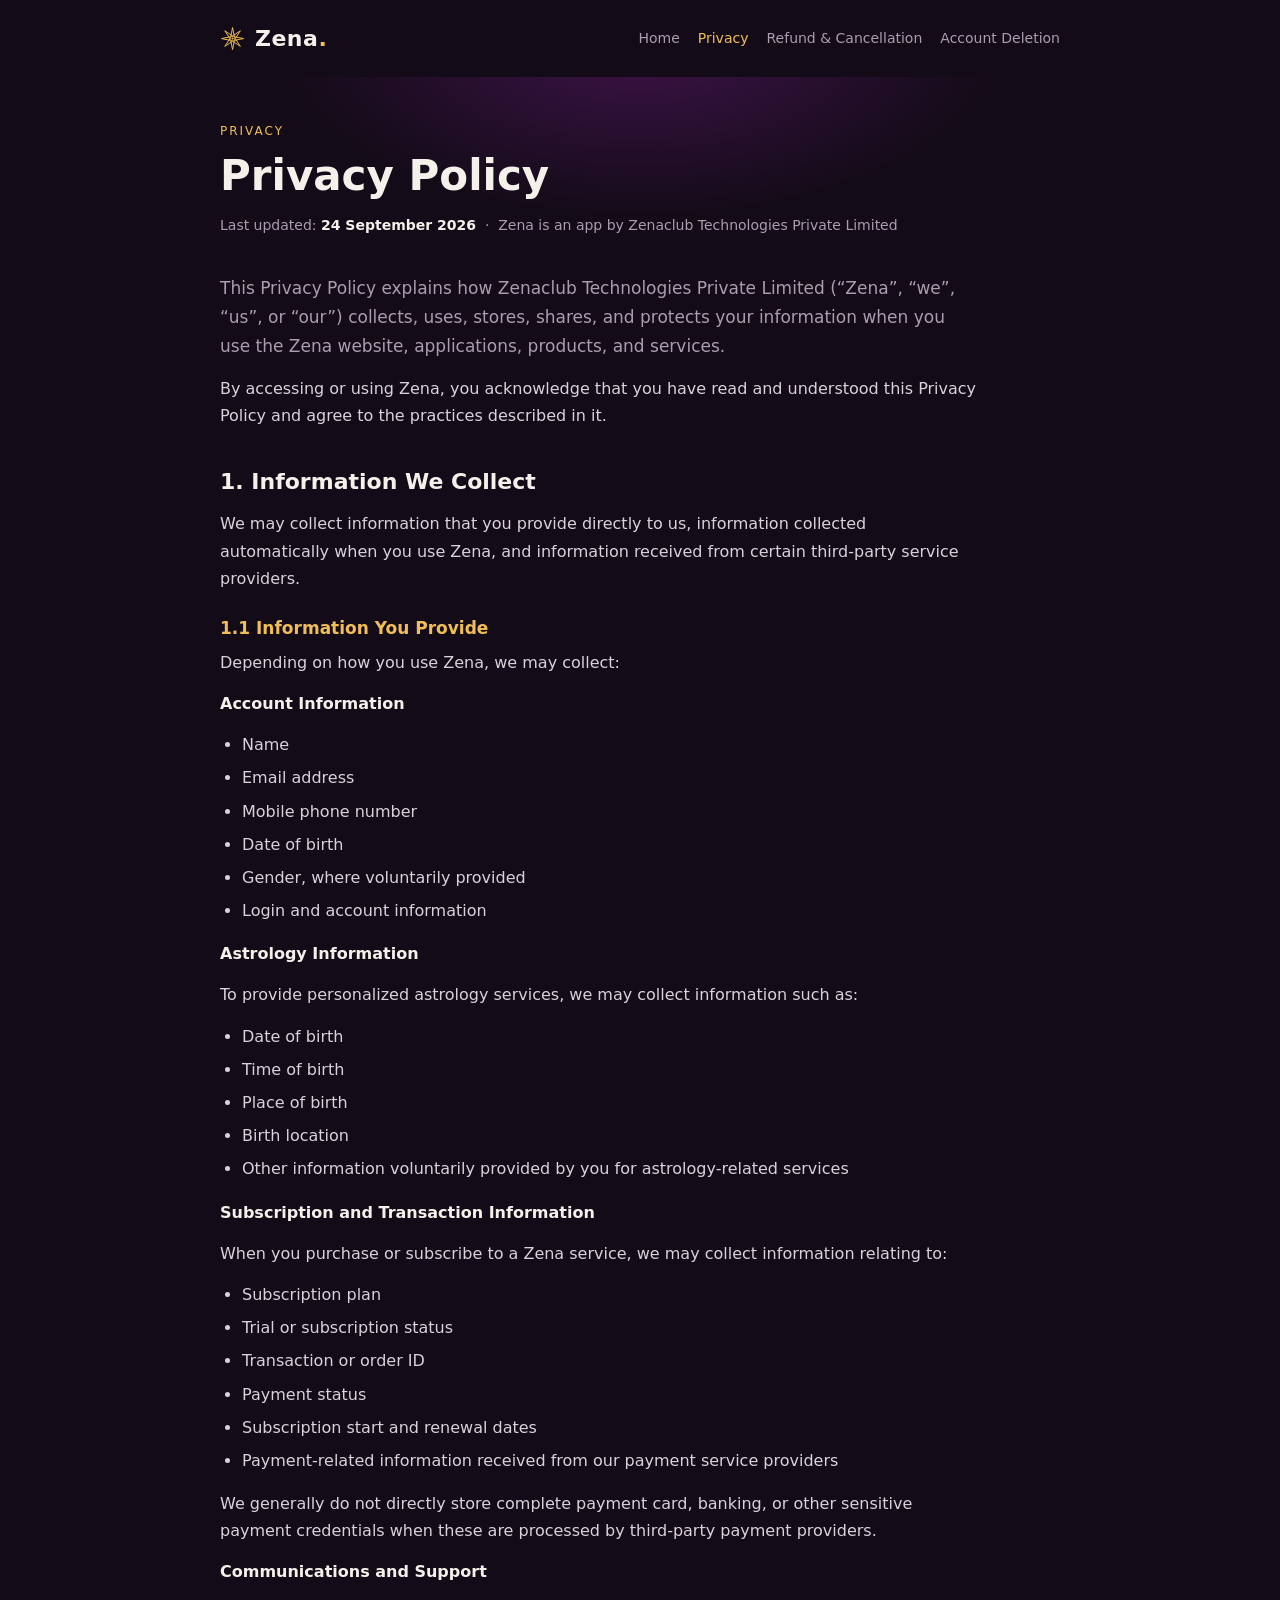
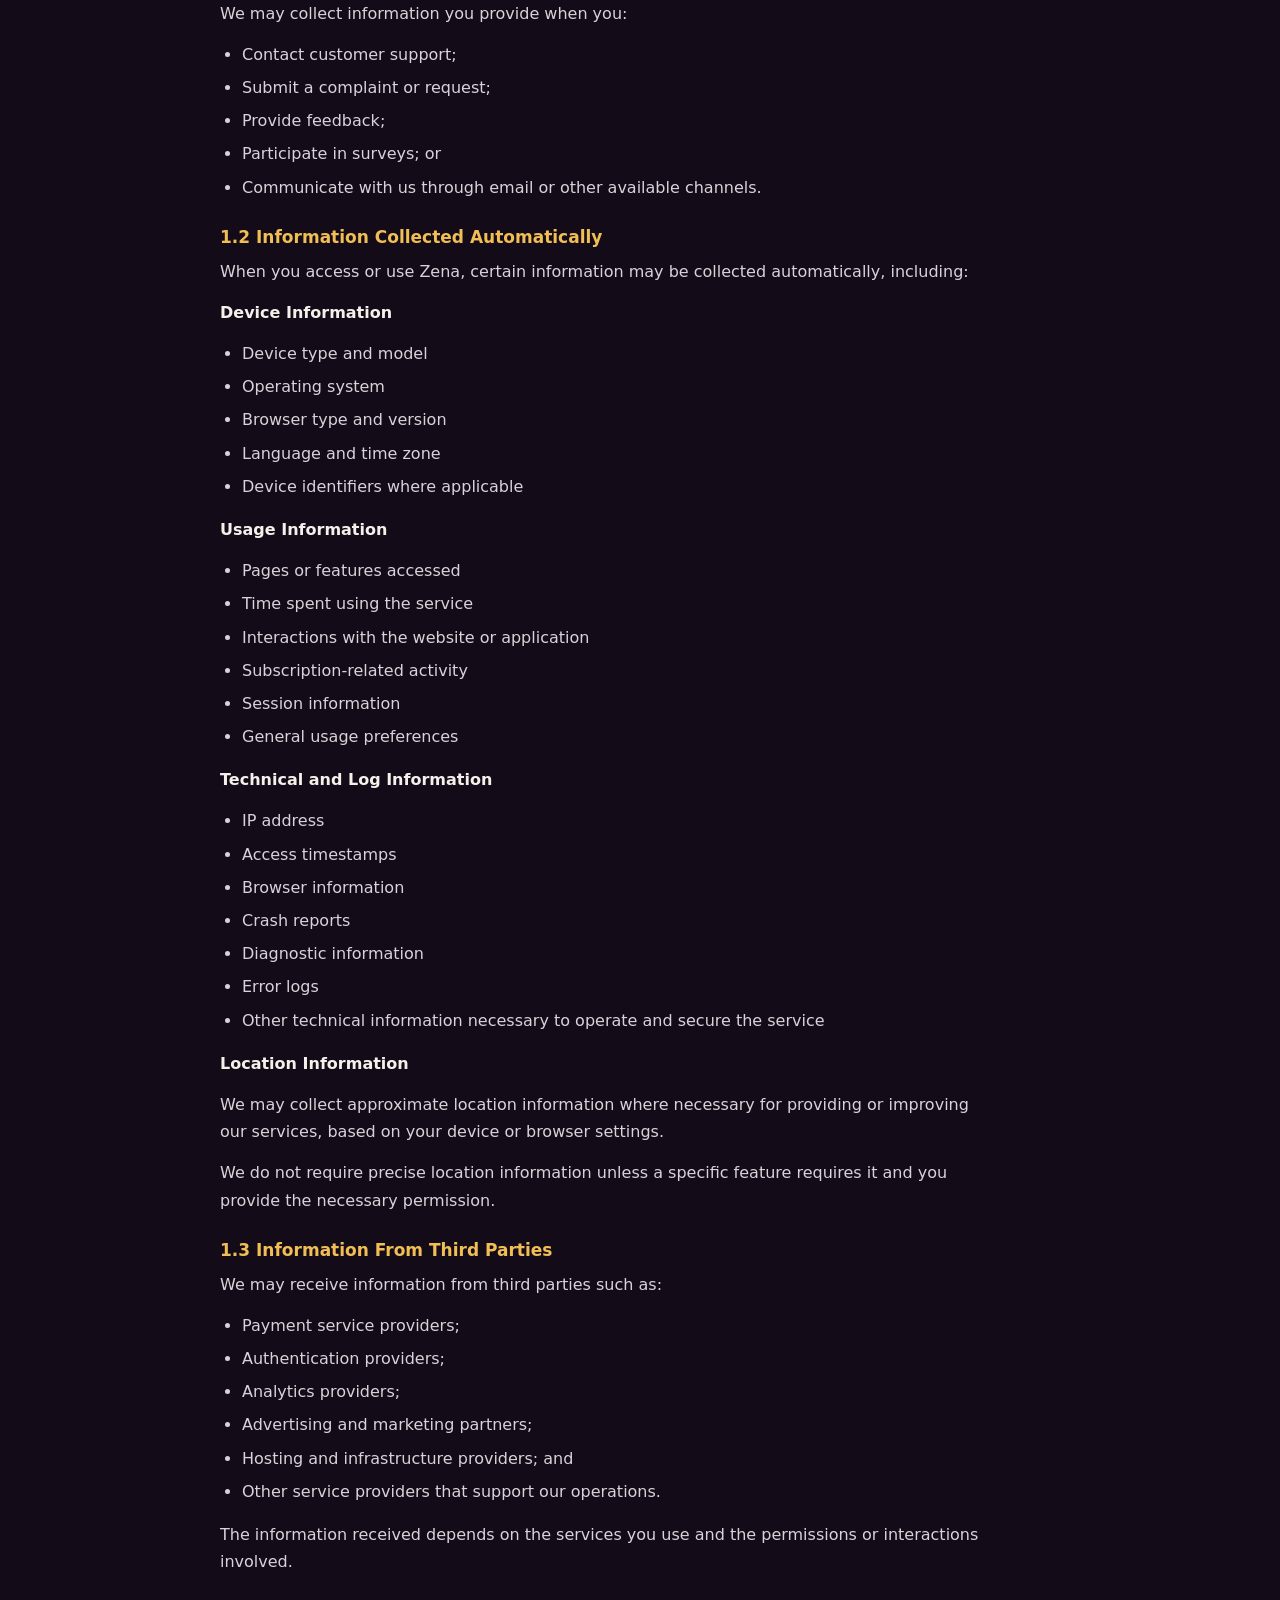
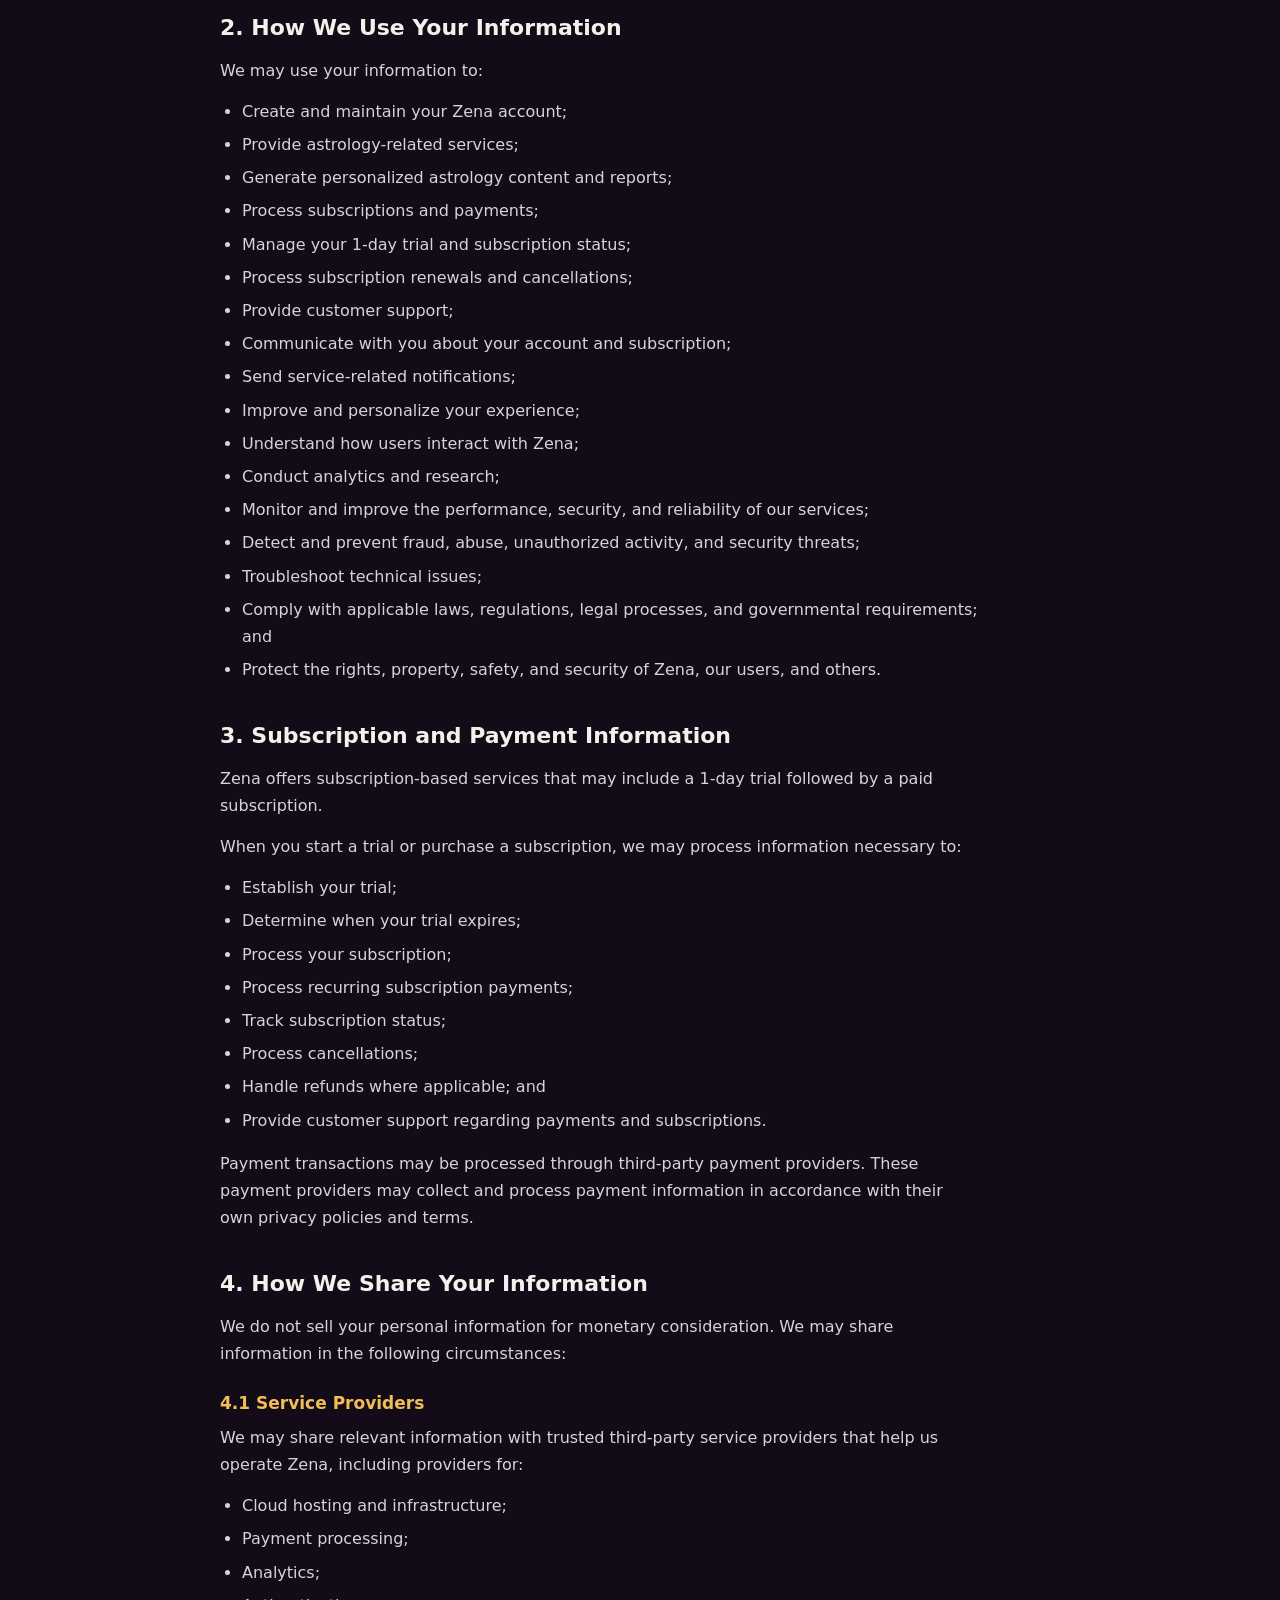
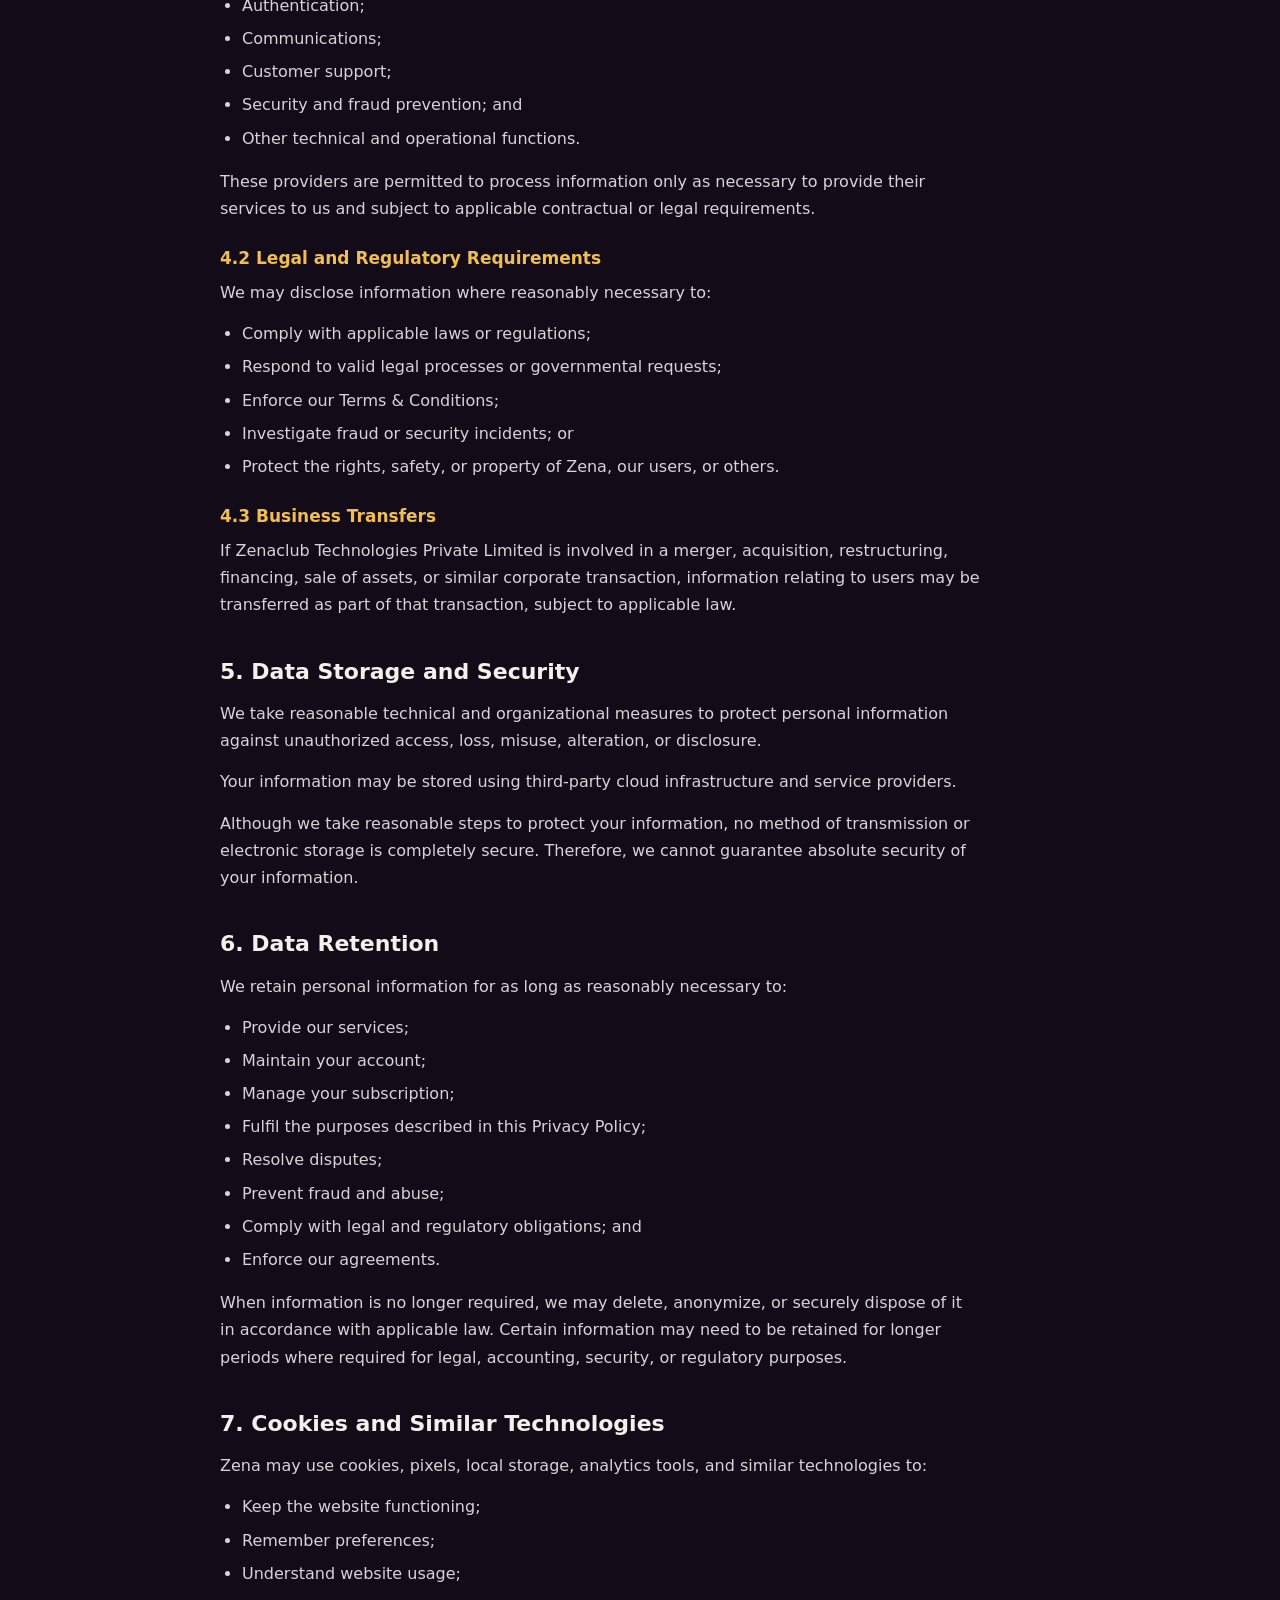
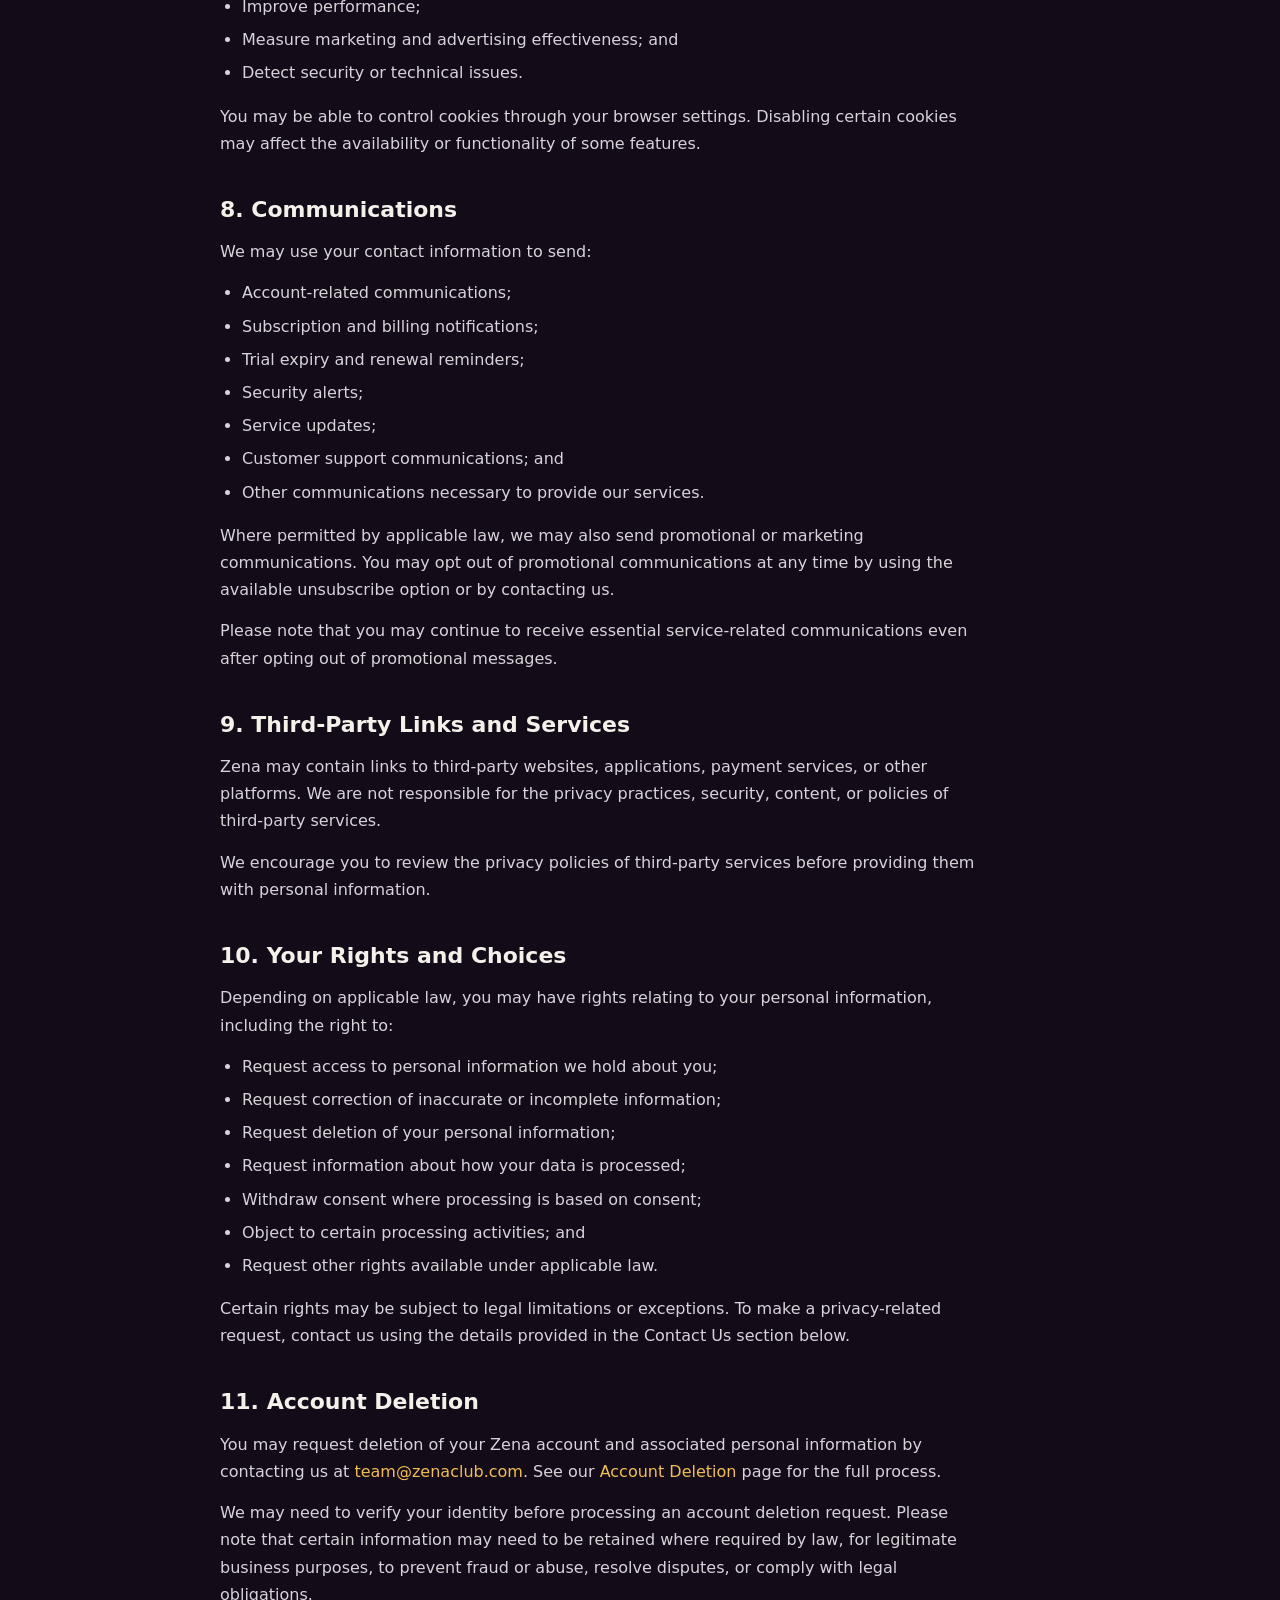
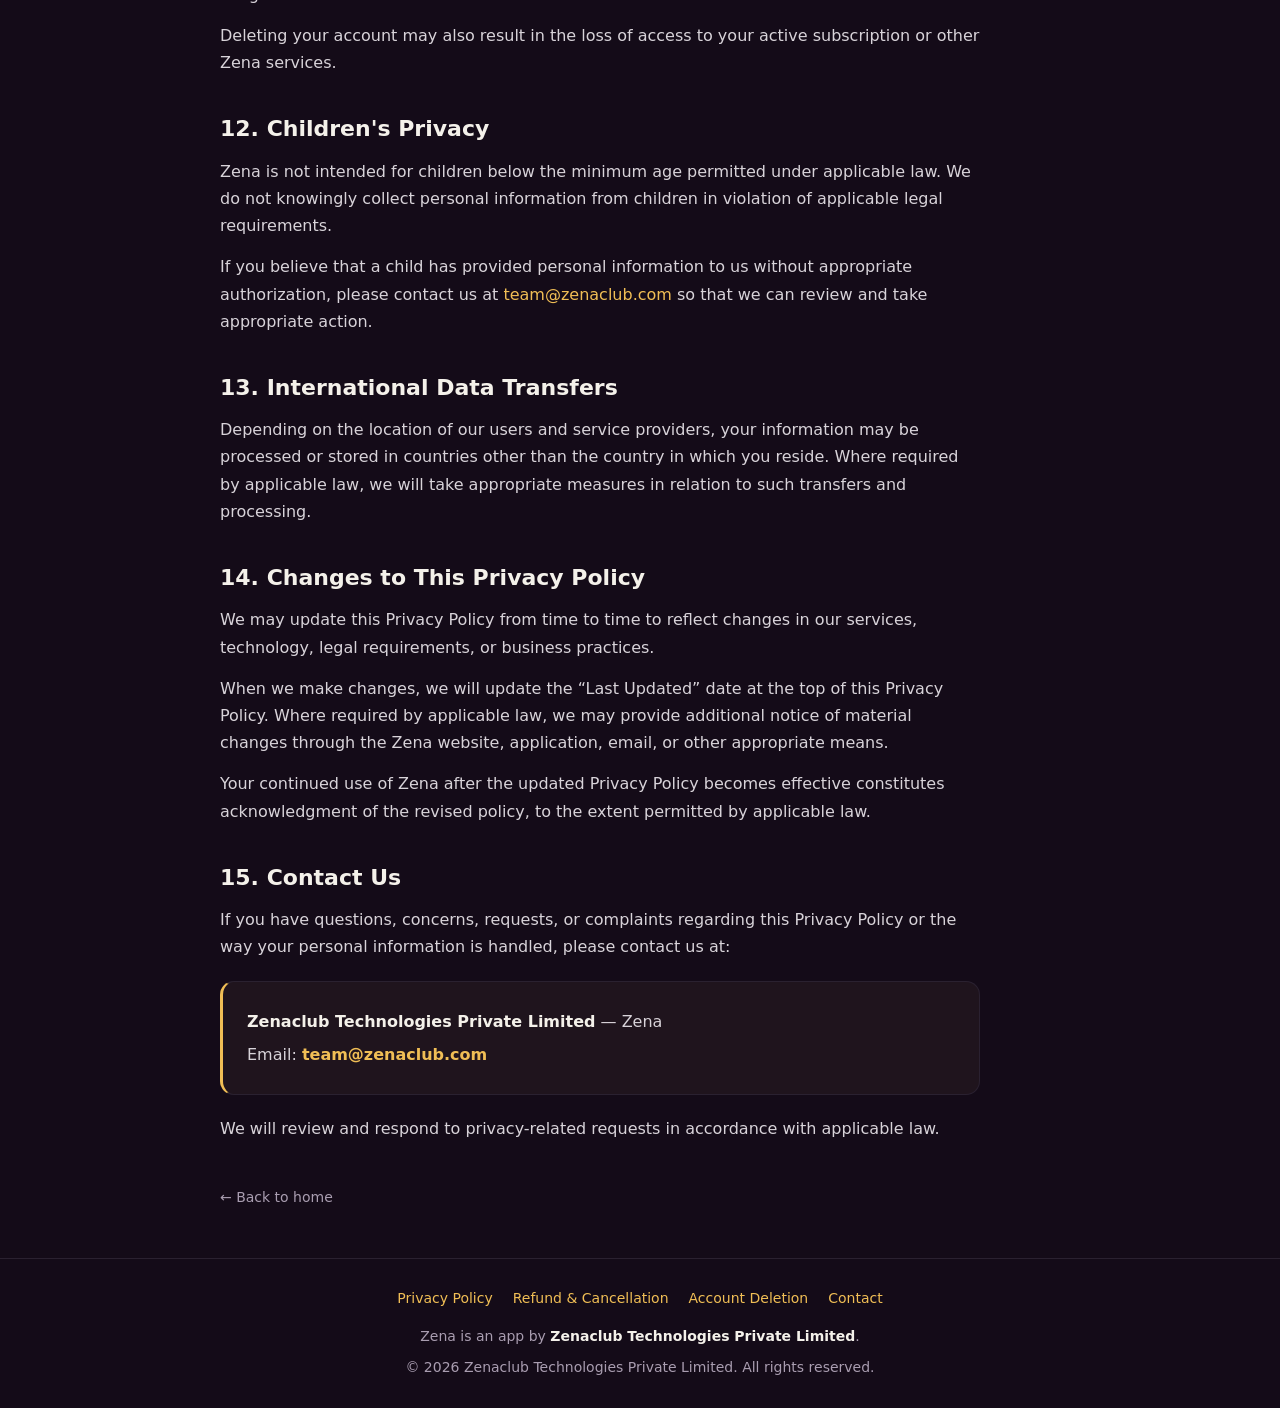
<file: privacy.html>
<!doctype html>
<html lang="en">
<head>
<meta charset="UTF-8">
<meta name="viewport" content="width=device-width, initial-scale=1">
<meta name="theme-color" content="#230A29">
<link rel="icon" href="logo.svg" type="image/svg+xml">
<title>Privacy Policy — Zena</title>
<meta name="description" content="How Zena, an app by Zenaclub Technologies Private Limited, collects, uses and protects your information.">
<link rel="stylesheet" href="legal.css">
</head>
<body>
<div class="wrap">

<nav>
  <a class="logo" href="index.html"><svg class="mark" viewBox="0 0 24 24" width="26" height="26" aria-hidden="true" fill="none" stroke="var(--gold)" stroke-width="0.9" stroke-linejoin="round"><path d="M11.6,1.455L13.292,9.913L21.75,11.605L13.292,13.297L11.6,21.755L9.908,13.297L1.45,11.605L9.908,9.913L11.6,1.455"/><path d="M18.777,4.428L13.992,11.605L18.777,18.782L11.6,13.997L4.423,18.782L9.208,11.605L4.423,4.428L11.6,9.213L18.777,4.428"/><path d="M9.425,11.605C9.425,12.806 10.4,13.78 11.6,13.78C12.8,13.78 13.775,12.806 13.775,11.605C13.775,10.405 12.8,9.43 11.6,9.43C10.4,9.43 9.425,10.405 9.425,11.605V11.605"/><path d="M10.633,11.605C10.633,12.139 11.066,12.572 11.6,12.572C12.134,12.572 12.567,12.139 12.567,11.605C12.567,11.071 12.134,10.638 11.6,10.638C11.066,10.638 10.633,11.071 10.633,11.605Z" fill="var(--gold)" stroke="none"/></svg>Zena<span>.</span></a>
  <div class="navlinks">
    <a href="index.html">Home</a>
    <a href="privacy.html" class="active">Privacy</a>
    <a href="refund.html">Refund &amp; Cancellation</a>
    <a href="account-deletion.html">Account Deletion</a>
  </div>
</nav>

<header class="page">
  <div class="tag">Privacy</div>
  <h1>Privacy Policy</h1>
  <p class="meta">Last updated: <b>24 September 2026</b> &nbsp;·&nbsp; Zena is an app by Zenaclub Technologies Private Limited</p>
</header>

<div class="content">
  <p class="lead">This Privacy Policy explains how Zenaclub Technologies Private Limited (“Zena”, “we”, “us”, or “our”) collects, uses, stores, shares, and protects your information when you use the Zena website, applications, products, and services.</p>
  <p>By accessing or using Zena, you acknowledge that you have read and understood this Privacy Policy and agree to the practices described in it.</p>

  <h2>1. Information We Collect</h2>
  <p>We may collect information that you provide directly to us, information collected automatically when you use Zena, and information received from certain third-party service providers.</p>

  <h3>1.1 Information You Provide</h3>
  <p>Depending on how you use Zena, we may collect:</p>
  <p><strong>Account Information</strong></p>
  <ul>
    <li>Name</li>
    <li>Email address</li>
    <li>Mobile phone number</li>
    <li>Date of birth</li>
    <li>Gender, where voluntarily provided</li>
    <li>Login and account information</li>
  </ul>
  <p><strong>Astrology Information</strong></p>
  <p>To provide personalized astrology services, we may collect information such as:</p>
  <ul>
    <li>Date of birth</li>
    <li>Time of birth</li>
    <li>Place of birth</li>
    <li>Birth location</li>
    <li>Other information voluntarily provided by you for astrology-related services</li>
  </ul>
  <p><strong>Subscription and Transaction Information</strong></p>
  <p>When you purchase or subscribe to a Zena service, we may collect information relating to:</p>
  <ul>
    <li>Subscription plan</li>
    <li>Trial or subscription status</li>
    <li>Transaction or order ID</li>
    <li>Payment status</li>
    <li>Subscription start and renewal dates</li>
    <li>Payment-related information received from our payment service providers</li>
  </ul>
  <p>We generally do not directly store complete payment card, banking, or other sensitive payment credentials when these are processed by third-party payment providers.</p>
  <p><strong>Communications and Support</strong></p>
  <p>We may collect information you provide when you:</p>
  <ul>
    <li>Contact customer support;</li>
    <li>Submit a complaint or request;</li>
    <li>Provide feedback;</li>
    <li>Participate in surveys; or</li>
    <li>Communicate with us through email or other available channels.</li>
  </ul>

  <h3>1.2 Information Collected Automatically</h3>
  <p>When you access or use Zena, certain information may be collected automatically, including:</p>
  <p><strong>Device Information</strong></p>
  <ul>
    <li>Device type and model</li>
    <li>Operating system</li>
    <li>Browser type and version</li>
    <li>Language and time zone</li>
    <li>Device identifiers where applicable</li>
  </ul>
  <p><strong>Usage Information</strong></p>
  <ul>
    <li>Pages or features accessed</li>
    <li>Time spent using the service</li>
    <li>Interactions with the website or application</li>
    <li>Subscription-related activity</li>
    <li>Session information</li>
    <li>General usage preferences</li>
  </ul>
  <p><strong>Technical and Log Information</strong></p>
  <ul>
    <li>IP address</li>
    <li>Access timestamps</li>
    <li>Browser information</li>
    <li>Crash reports</li>
    <li>Diagnostic information</li>
    <li>Error logs</li>
    <li>Other technical information necessary to operate and secure the service</li>
  </ul>
  <p><strong>Location Information</strong></p>
  <p>We may collect approximate location information where necessary for providing or improving our services, based on your device or browser settings.</p>
  <p>We do not require precise location information unless a specific feature requires it and you provide the necessary permission.</p>

  <h3>1.3 Information From Third Parties</h3>
  <p>We may receive information from third parties such as:</p>
  <ul>
    <li>Payment service providers;</li>
    <li>Authentication providers;</li>
    <li>Analytics providers;</li>
    <li>Advertising and marketing partners;</li>
    <li>Hosting and infrastructure providers; and</li>
    <li>Other service providers that support our operations.</li>
  </ul>
  <p>The information received depends on the services you use and the permissions or interactions involved.</p>

  <h2>2. How We Use Your Information</h2>
  <p>We may use your information to:</p>
  <ul>
    <li>Create and maintain your Zena account;</li>
    <li>Provide astrology-related services;</li>
    <li>Generate personalized astrology content and reports;</li>
    <li>Process subscriptions and payments;</li>
    <li>Manage your 1-day trial and subscription status;</li>
    <li>Process subscription renewals and cancellations;</li>
    <li>Provide customer support;</li>
    <li>Communicate with you about your account and subscription;</li>
    <li>Send service-related notifications;</li>
    <li>Improve and personalize your experience;</li>
    <li>Understand how users interact with Zena;</li>
    <li>Conduct analytics and research;</li>
    <li>Monitor and improve the performance, security, and reliability of our services;</li>
    <li>Detect and prevent fraud, abuse, unauthorized activity, and security threats;</li>
    <li>Troubleshoot technical issues;</li>
    <li>Comply with applicable laws, regulations, legal processes, and governmental requirements; and</li>
    <li>Protect the rights, property, safety, and security of Zena, our users, and others.</li>
  </ul>

  <h2>3. Subscription and Payment Information</h2>
  <p>Zena offers subscription-based services that may include a 1-day trial followed by a paid subscription.</p>
  <p>When you start a trial or purchase a subscription, we may process information necessary to:</p>
  <ul>
    <li>Establish your trial;</li>
    <li>Determine when your trial expires;</li>
    <li>Process your subscription;</li>
    <li>Process recurring subscription payments;</li>
    <li>Track subscription status;</li>
    <li>Process cancellations;</li>
    <li>Handle refunds where applicable; and</li>
    <li>Provide customer support regarding payments and subscriptions.</li>
  </ul>
  <p>Payment transactions may be processed through third-party payment providers. These payment providers may collect and process payment information in accordance with their own privacy policies and terms.</p>

  <h2>4. How We Share Your Information</h2>
  <p>We do not sell your personal information for monetary consideration. We may share information in the following circumstances:</p>
  <h3>4.1 Service Providers</h3>
  <p>We may share relevant information with trusted third-party service providers that help us operate Zena, including providers for:</p>
  <ul>
    <li>Cloud hosting and infrastructure;</li>
    <li>Payment processing;</li>
    <li>Analytics;</li>
    <li>Authentication;</li>
    <li>Communications;</li>
    <li>Customer support;</li>
    <li>Security and fraud prevention; and</li>
    <li>Other technical and operational functions.</li>
  </ul>
  <p>These providers are permitted to process information only as necessary to provide their services to us and subject to applicable contractual or legal requirements.</p>
  <h3>4.2 Legal and Regulatory Requirements</h3>
  <p>We may disclose information where reasonably necessary to:</p>
  <ul>
    <li>Comply with applicable laws or regulations;</li>
    <li>Respond to valid legal processes or governmental requests;</li>
    <li>Enforce our Terms &amp; Conditions;</li>
    <li>Investigate fraud or security incidents; or</li>
    <li>Protect the rights, safety, or property of Zena, our users, or others.</li>
  </ul>
  <h3>4.3 Business Transfers</h3>
  <p>If Zenaclub Technologies Private Limited is involved in a merger, acquisition, restructuring, financing, sale of assets, or similar corporate transaction, information relating to users may be transferred as part of that transaction, subject to applicable law.</p>

  <h2>5. Data Storage and Security</h2>
  <p>We take reasonable technical and organizational measures to protect personal information against unauthorized access, loss, misuse, alteration, or disclosure.</p>
  <p>Your information may be stored using third-party cloud infrastructure and service providers.</p>
  <p>Although we take reasonable steps to protect your information, no method of transmission or electronic storage is completely secure. Therefore, we cannot guarantee absolute security of your information.</p>

  <h2>6. Data Retention</h2>
  <p>We retain personal information for as long as reasonably necessary to:</p>
  <ul>
    <li>Provide our services;</li>
    <li>Maintain your account;</li>
    <li>Manage your subscription;</li>
    <li>Fulfil the purposes described in this Privacy Policy;</li>
    <li>Resolve disputes;</li>
    <li>Prevent fraud and abuse;</li>
    <li>Comply with legal and regulatory obligations; and</li>
    <li>Enforce our agreements.</li>
  </ul>
  <p>When information is no longer required, we may delete, anonymize, or securely dispose of it in accordance with applicable law. Certain information may need to be retained for longer periods where required for legal, accounting, security, or regulatory purposes.</p>

  <h2>7. Cookies and Similar Technologies</h2>
  <p>Zena may use cookies, pixels, local storage, analytics tools, and similar technologies to:</p>
  <ul>
    <li>Keep the website functioning;</li>
    <li>Remember preferences;</li>
    <li>Understand website usage;</li>
    <li>Improve performance;</li>
    <li>Measure marketing and advertising effectiveness; and</li>
    <li>Detect security or technical issues.</li>
  </ul>
  <p>You may be able to control cookies through your browser settings. Disabling certain cookies may affect the availability or functionality of some features.</p>

  <h2>8. Communications</h2>
  <p>We may use your contact information to send:</p>
  <ul>
    <li>Account-related communications;</li>
    <li>Subscription and billing notifications;</li>
    <li>Trial expiry and renewal reminders;</li>
    <li>Security alerts;</li>
    <li>Service updates;</li>
    <li>Customer support communications; and</li>
    <li>Other communications necessary to provide our services.</li>
  </ul>
  <p>Where permitted by applicable law, we may also send promotional or marketing communications. You may opt out of promotional communications at any time by using the available unsubscribe option or by contacting us.</p>
  <p>Please note that you may continue to receive essential service-related communications even after opting out of promotional messages.</p>

  <h2>9. Third-Party Links and Services</h2>
  <p>Zena may contain links to third-party websites, applications, payment services, or other platforms. We are not responsible for the privacy practices, security, content, or policies of third-party services.</p>
  <p>We encourage you to review the privacy policies of third-party services before providing them with personal information.</p>

  <h2>10. Your Rights and Choices</h2>
  <p>Depending on applicable law, you may have rights relating to your personal information, including the right to:</p>
  <ul>
    <li>Request access to personal information we hold about you;</li>
    <li>Request correction of inaccurate or incomplete information;</li>
    <li>Request deletion of your personal information;</li>
    <li>Request information about how your data is processed;</li>
    <li>Withdraw consent where processing is based on consent;</li>
    <li>Object to certain processing activities; and</li>
    <li>Request other rights available under applicable law.</li>
  </ul>
  <p>Certain rights may be subject to legal limitations or exceptions. To make a privacy-related request, contact us using the details provided in the Contact Us section below.</p>

  <h2>11. Account Deletion</h2>
  <p>You may request deletion of your Zena account and associated personal information by contacting us at <a href="mailto:team@zenaclub.com">team@zenaclub.com</a>. See our <a href="account-deletion.html">Account Deletion</a> page for the full process.</p>
  <p>We may need to verify your identity before processing an account deletion request. Please note that certain information may need to be retained where required by law, for legitimate business purposes, to prevent fraud or abuse, resolve disputes, or comply with legal obligations.</p>
  <p>Deleting your account may also result in the loss of access to your active subscription or other Zena services.</p>

  <h2>12. Children's Privacy</h2>
  <p>Zena is not intended for children below the minimum age permitted under applicable law. We do not knowingly collect personal information from children in violation of applicable legal requirements.</p>
  <p>If you believe that a child has provided personal information to us without appropriate authorization, please contact us at <a href="mailto:team@zenaclub.com">team@zenaclub.com</a> so that we can review and take appropriate action.</p>

  <h2>13. International Data Transfers</h2>
  <p>Depending on the location of our users and service providers, your information may be processed or stored in countries other than the country in which you reside. Where required by applicable law, we will take appropriate measures in relation to such transfers and processing.</p>

  <h2>14. Changes to This Privacy Policy</h2>
  <p>We may update this Privacy Policy from time to time to reflect changes in our services, technology, legal requirements, or business practices.</p>
  <p>When we make changes, we will update the “Last Updated” date at the top of this Privacy Policy. Where required by applicable law, we may provide additional notice of material changes through the Zena website, application, email, or other appropriate means.</p>
  <p>Your continued use of Zena after the updated Privacy Policy becomes effective constitutes acknowledgment of the revised policy, to the extent permitted by applicable law.</p>

  <h2>15. Contact Us</h2>
  <p>If you have questions, concerns, requests, or complaints regarding this Privacy Policy or the way your personal information is handled, please contact us at:</p>
  <div class="contact">
    <p><strong>Zenaclub Technologies Private Limited</strong> — Zena</p>
    <p>Email: <a href="mailto:team@zenaclub.com">team@zenaclub.com</a></p>
  </div>
  <p>We will review and respond to privacy-related requests in accordance with applicable law.</p>

  <a class="backhome" href="index.html">&larr; Back to home</a>
</div>

</div>

<footer>
  <a href="privacy.html">Privacy Policy</a><a href="refund.html">Refund &amp; Cancellation</a><a href="account-deletion.html">Account Deletion</a><a href="mailto:team@zenaclub.com">Contact</a>
  <div class="company">Zena is an app by <b>Zenaclub Technologies Private Limited</b>.</div>
  <div style="margin-top:8px">© 2026 Zenaclub Technologies Private Limited. All rights reserved.</div>
</footer>
</body>
</html>
</file>
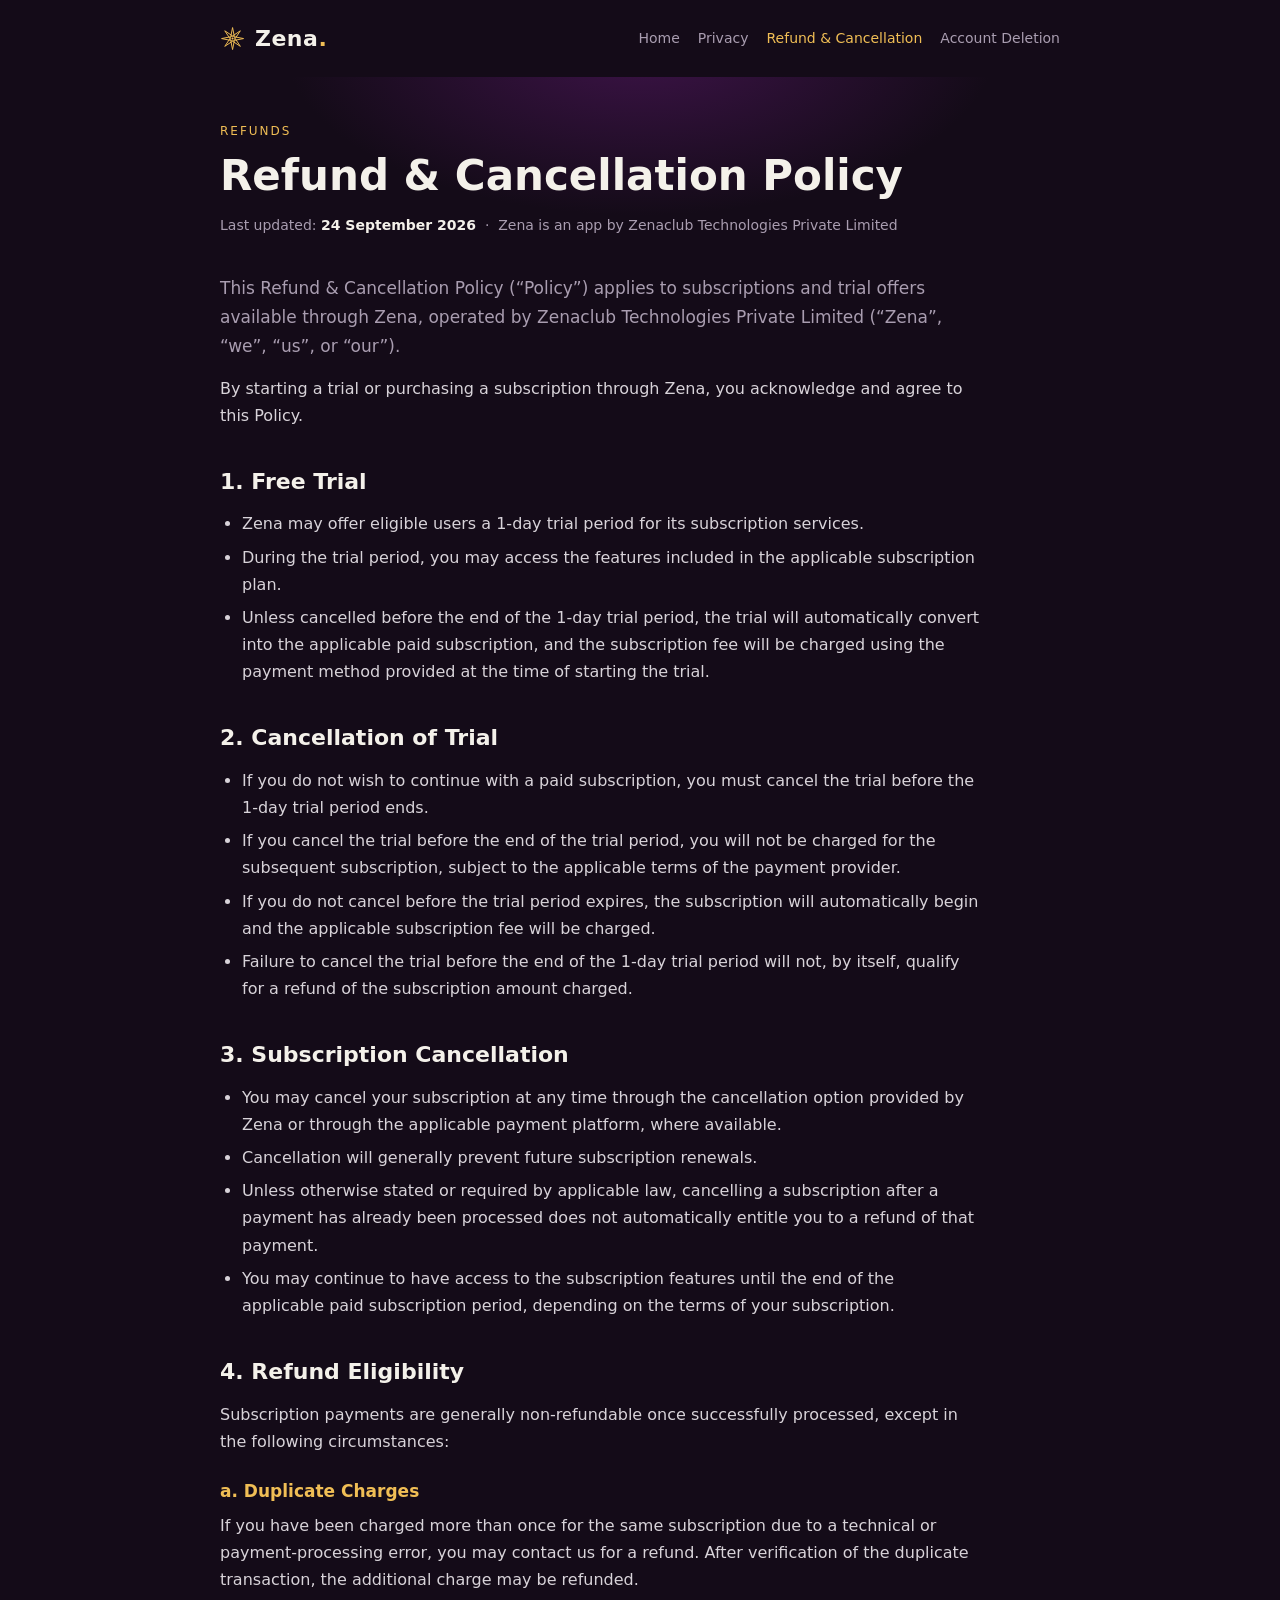
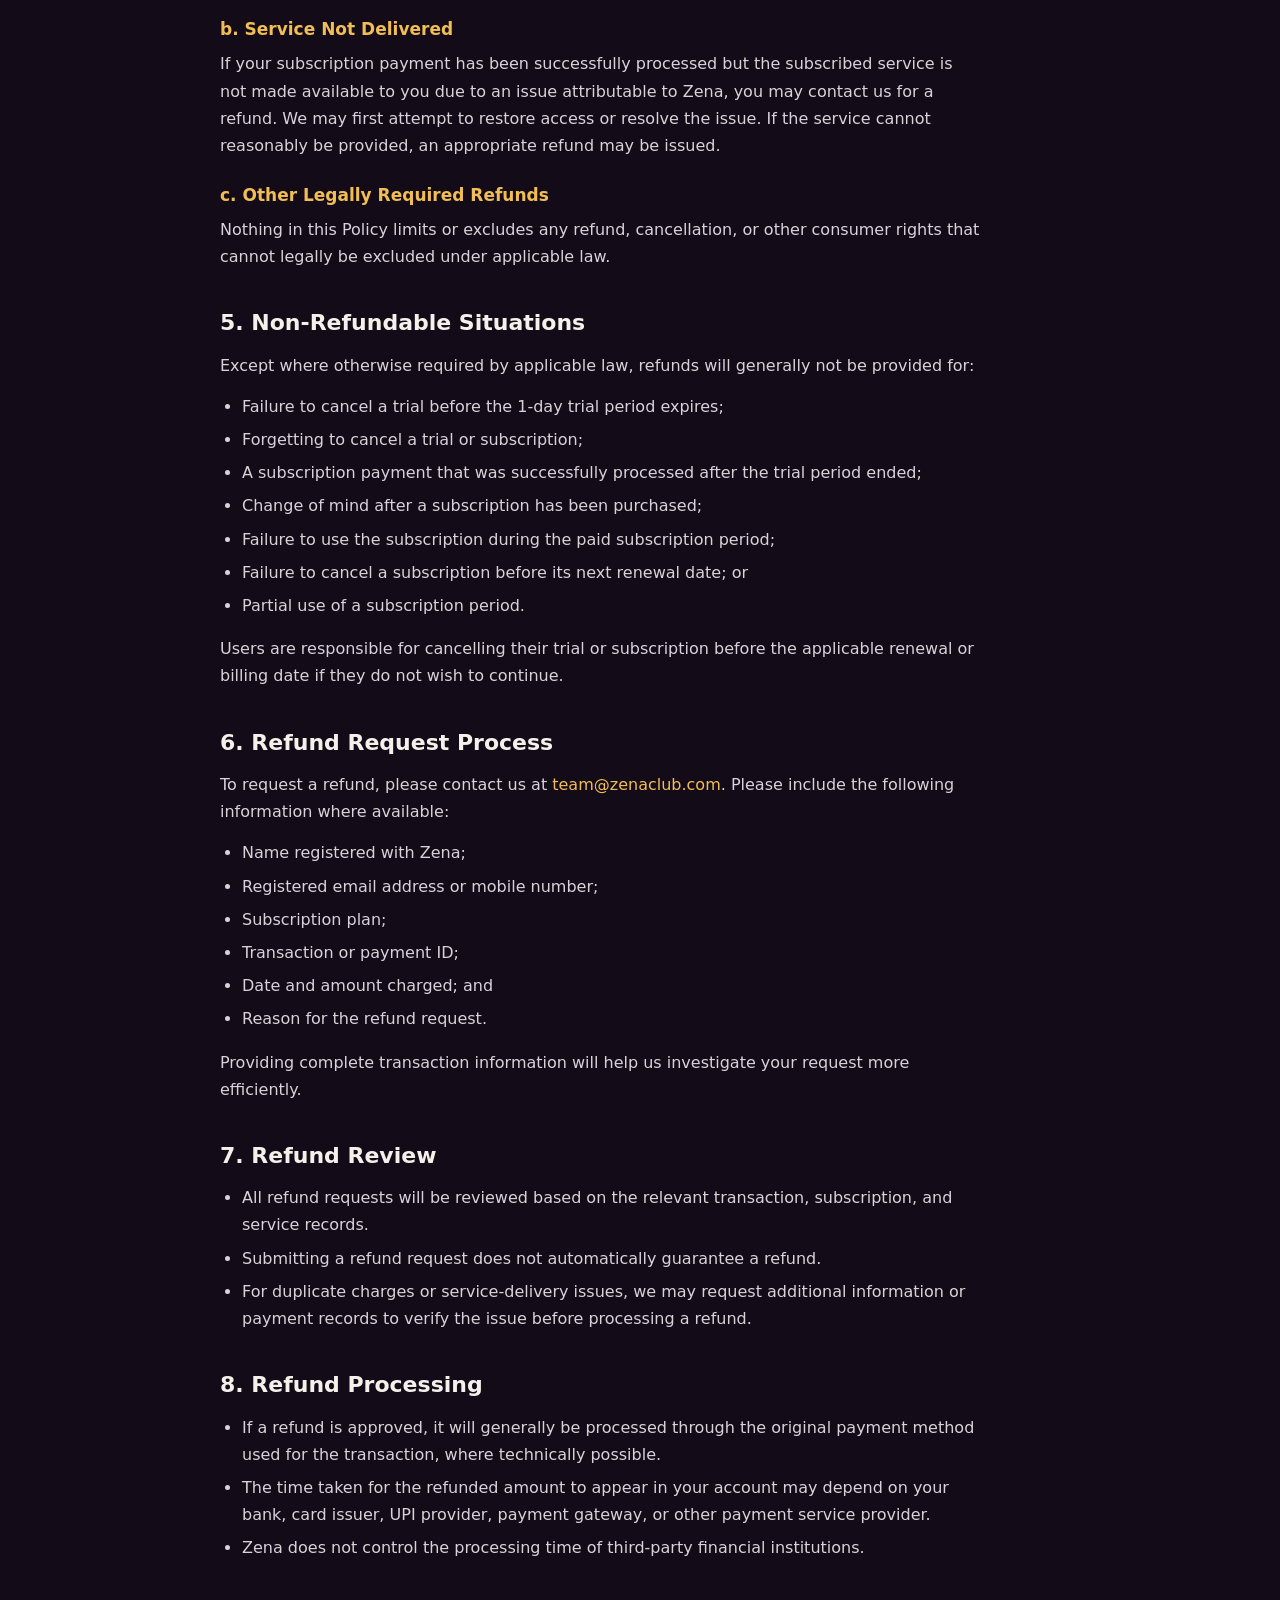
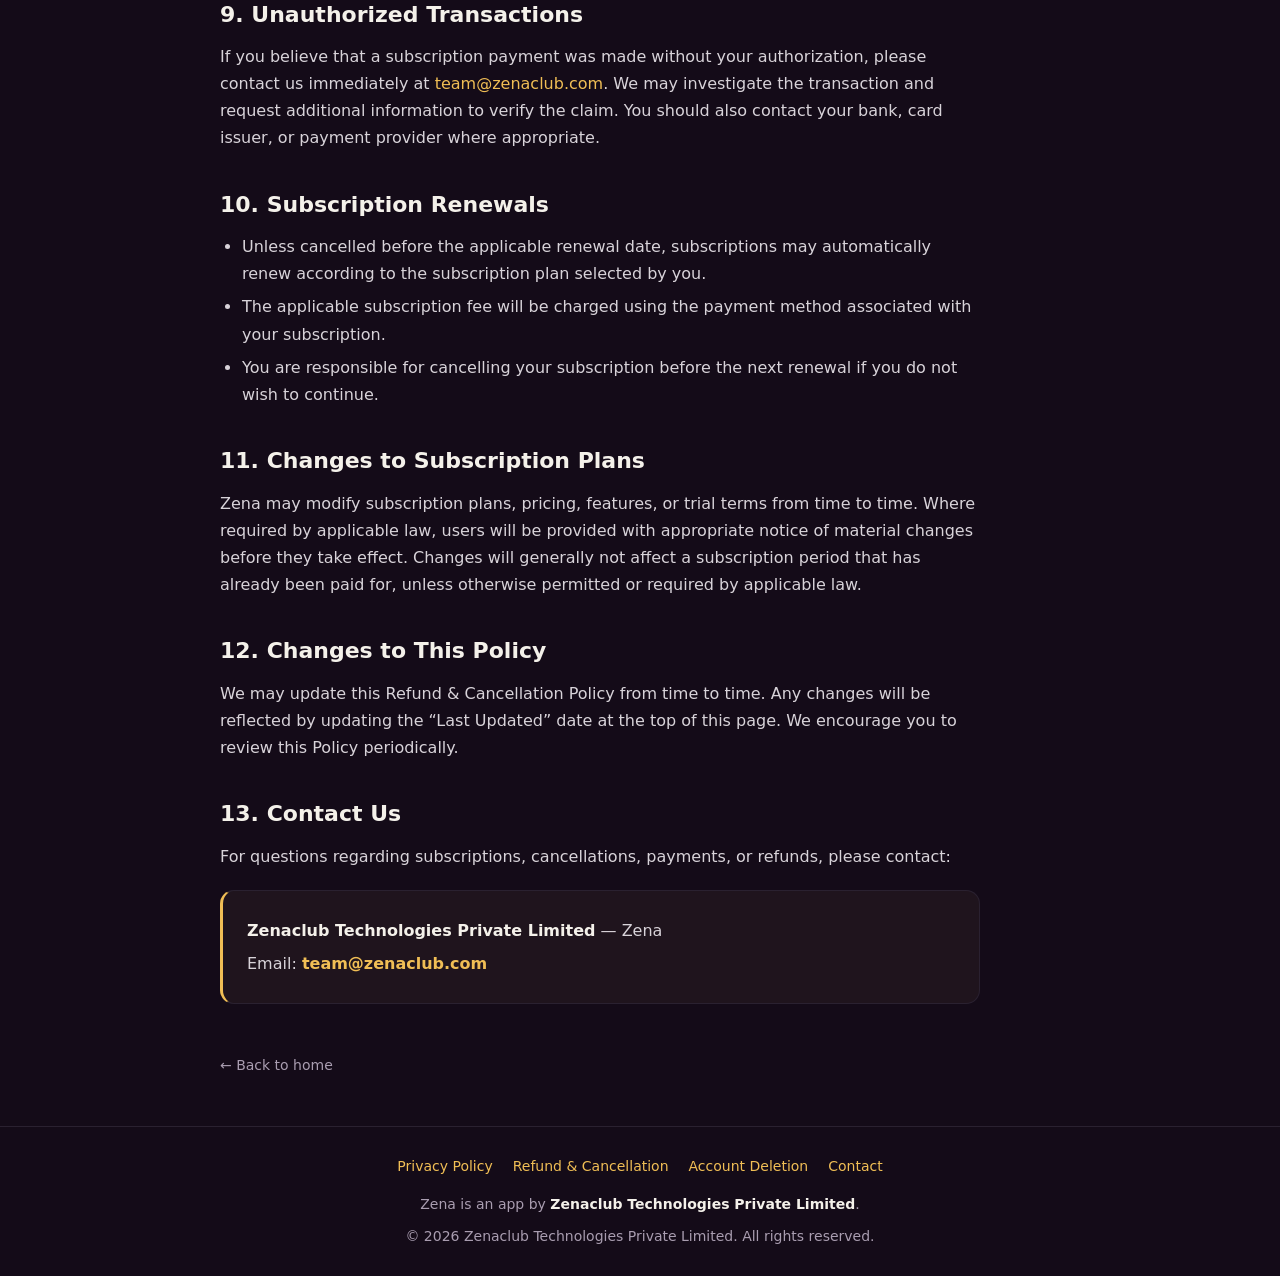
<file: refund.html>
<!doctype html>
<html lang="en">
<head>
<meta charset="UTF-8">
<meta name="viewport" content="width=device-width, initial-scale=1">
<meta name="theme-color" content="#230A29">
<link rel="icon" href="logo.svg" type="image/svg+xml">
<title>Refund &amp; Cancellation Policy — Zena</title>
<meta name="description" content="Zena's refund and cancellation policy for trials and subscriptions. Zena is an app by Zenaclub Technologies Private Limited.">
<link rel="stylesheet" href="legal.css">
</head>
<body>
<div class="wrap">

<nav>
  <a class="logo" href="index.html"><svg class="mark" viewBox="0 0 24 24" width="26" height="26" aria-hidden="true" fill="none" stroke="var(--gold)" stroke-width="0.9" stroke-linejoin="round"><path d="M11.6,1.455L13.292,9.913L21.75,11.605L13.292,13.297L11.6,21.755L9.908,13.297L1.45,11.605L9.908,9.913L11.6,1.455"/><path d="M18.777,4.428L13.992,11.605L18.777,18.782L11.6,13.997L4.423,18.782L9.208,11.605L4.423,4.428L11.6,9.213L18.777,4.428"/><path d="M9.425,11.605C9.425,12.806 10.4,13.78 11.6,13.78C12.8,13.78 13.775,12.806 13.775,11.605C13.775,10.405 12.8,9.43 11.6,9.43C10.4,9.43 9.425,10.405 9.425,11.605V11.605"/><path d="M10.633,11.605C10.633,12.139 11.066,12.572 11.6,12.572C12.134,12.572 12.567,12.139 12.567,11.605C12.567,11.071 12.134,10.638 11.6,10.638C11.066,10.638 10.633,11.071 10.633,11.605Z" fill="var(--gold)" stroke="none"/></svg>Zena<span>.</span></a>
  <div class="navlinks">
    <a href="index.html">Home</a>
    <a href="privacy.html">Privacy</a>
    <a href="refund.html" class="active">Refund &amp; Cancellation</a>
    <a href="account-deletion.html">Account Deletion</a>
  </div>
</nav>

<header class="page">
  <div class="tag">Refunds</div>
  <h1>Refund &amp; Cancellation Policy</h1>
  <p class="meta">Last updated: <b>24 September 2026</b> &nbsp;·&nbsp; Zena is an app by Zenaclub Technologies Private Limited</p>
</header>

<div class="content">
  <p class="lead">This Refund &amp; Cancellation Policy (“Policy”) applies to subscriptions and trial offers available through Zena, operated by Zenaclub Technologies Private Limited (“Zena”, “we”, “us”, or “our”).</p>
  <p>By starting a trial or purchasing a subscription through Zena, you acknowledge and agree to this Policy.</p>

  <h2>1. Free Trial</h2>
  <ul>
    <li>Zena may offer eligible users a 1-day trial period for its subscription services.</li>
    <li>During the trial period, you may access the features included in the applicable subscription plan.</li>
    <li>Unless cancelled before the end of the 1-day trial period, the trial will automatically convert into the applicable paid subscription, and the subscription fee will be charged using the payment method provided at the time of starting the trial.</li>
  </ul>

  <h2>2. Cancellation of Trial</h2>
  <ul>
    <li>If you do not wish to continue with a paid subscription, you must cancel the trial before the 1-day trial period ends.</li>
    <li>If you cancel the trial before the end of the trial period, you will not be charged for the subsequent subscription, subject to the applicable terms of the payment provider.</li>
    <li>If you do not cancel before the trial period expires, the subscription will automatically begin and the applicable subscription fee will be charged.</li>
    <li>Failure to cancel the trial before the end of the 1-day trial period will not, by itself, qualify for a refund of the subscription amount charged.</li>
  </ul>

  <h2>3. Subscription Cancellation</h2>
  <ul>
    <li>You may cancel your subscription at any time through the cancellation option provided by Zena or through the applicable payment platform, where available.</li>
    <li>Cancellation will generally prevent future subscription renewals.</li>
    <li>Unless otherwise stated or required by applicable law, cancelling a subscription after a payment has already been processed does not automatically entitle you to a refund of that payment.</li>
    <li>You may continue to have access to the subscription features until the end of the applicable paid subscription period, depending on the terms of your subscription.</li>
  </ul>

  <h2>4. Refund Eligibility</h2>
  <p>Subscription payments are generally non-refundable once successfully processed, except in the following circumstances:</p>
  <h3>a. Duplicate Charges</h3>
  <p>If you have been charged more than once for the same subscription due to a technical or payment-processing error, you may contact us for a refund. After verification of the duplicate transaction, the additional charge may be refunded.</p>
  <h3>b. Service Not Delivered</h3>
  <p>If your subscription payment has been successfully processed but the subscribed service is not made available to you due to an issue attributable to Zena, you may contact us for a refund. We may first attempt to restore access or resolve the issue. If the service cannot reasonably be provided, an appropriate refund may be issued.</p>
  <h3>c. Other Legally Required Refunds</h3>
  <p>Nothing in this Policy limits or excludes any refund, cancellation, or other consumer rights that cannot legally be excluded under applicable law.</p>

  <h2>5. Non-Refundable Situations</h2>
  <p>Except where otherwise required by applicable law, refunds will generally not be provided for:</p>
  <ul>
    <li>Failure to cancel a trial before the 1-day trial period expires;</li>
    <li>Forgetting to cancel a trial or subscription;</li>
    <li>A subscription payment that was successfully processed after the trial period ended;</li>
    <li>Change of mind after a subscription has been purchased;</li>
    <li>Failure to use the subscription during the paid subscription period;</li>
    <li>Failure to cancel a subscription before its next renewal date; or</li>
    <li>Partial use of a subscription period.</li>
  </ul>
  <p>Users are responsible for cancelling their trial or subscription before the applicable renewal or billing date if they do not wish to continue.</p>

  <h2>6. Refund Request Process</h2>
  <p>To request a refund, please contact us at <a href="mailto:team@zenaclub.com">team@zenaclub.com</a>. Please include the following information where available:</p>
  <ul>
    <li>Name registered with Zena;</li>
    <li>Registered email address or mobile number;</li>
    <li>Subscription plan;</li>
    <li>Transaction or payment ID;</li>
    <li>Date and amount charged; and</li>
    <li>Reason for the refund request.</li>
  </ul>
  <p>Providing complete transaction information will help us investigate your request more efficiently.</p>

  <h2>7. Refund Review</h2>
  <ul>
    <li>All refund requests will be reviewed based on the relevant transaction, subscription, and service records.</li>
    <li>Submitting a refund request does not automatically guarantee a refund.</li>
    <li>For duplicate charges or service-delivery issues, we may request additional information or payment records to verify the issue before processing a refund.</li>
  </ul>

  <h2>8. Refund Processing</h2>
  <ul>
    <li>If a refund is approved, it will generally be processed through the original payment method used for the transaction, where technically possible.</li>
    <li>The time taken for the refunded amount to appear in your account may depend on your bank, card issuer, UPI provider, payment gateway, or other payment service provider.</li>
    <li>Zena does not control the processing time of third-party financial institutions.</li>
  </ul>

  <h2>9. Unauthorized Transactions</h2>
  <p>If you believe that a subscription payment was made without your authorization, please contact us immediately at <a href="mailto:team@zenaclub.com">team@zenaclub.com</a>. We may investigate the transaction and request additional information to verify the claim. You should also contact your bank, card issuer, or payment provider where appropriate.</p>

  <h2>10. Subscription Renewals</h2>
  <ul>
    <li>Unless cancelled before the applicable renewal date, subscriptions may automatically renew according to the subscription plan selected by you.</li>
    <li>The applicable subscription fee will be charged using the payment method associated with your subscription.</li>
    <li>You are responsible for cancelling your subscription before the next renewal if you do not wish to continue.</li>
  </ul>

  <h2>11. Changes to Subscription Plans</h2>
  <p>Zena may modify subscription plans, pricing, features, or trial terms from time to time. Where required by applicable law, users will be provided with appropriate notice of material changes before they take effect. Changes will generally not affect a subscription period that has already been paid for, unless otherwise permitted or required by applicable law.</p>

  <h2>12. Changes to This Policy</h2>
  <p>We may update this Refund &amp; Cancellation Policy from time to time. Any changes will be reflected by updating the “Last Updated” date at the top of this page. We encourage you to review this Policy periodically.</p>

  <h2>13. Contact Us</h2>
  <p>For questions regarding subscriptions, cancellations, payments, or refunds, please contact:</p>
  <div class="contact">
    <p><strong>Zenaclub Technologies Private Limited</strong> — Zena</p>
    <p>Email: <a href="mailto:team@zenaclub.com">team@zenaclub.com</a></p>
  </div>

  <a class="backhome" href="index.html">&larr; Back to home</a>
</div>

</div>

<footer>
  <a href="privacy.html">Privacy Policy</a><a href="refund.html">Refund &amp; Cancellation</a><a href="account-deletion.html">Account Deletion</a><a href="mailto:team@zenaclub.com">Contact</a>
  <div class="company">Zena is an app by <b>Zenaclub Technologies Private Limited</b>.</div>
  <div style="margin-top:8px">© 2026 Zenaclub Technologies Private Limited. All rights reserved.</div>
</footer>
</body>
</html>
</file>
<file: legal.css>
:root{--bg:#140b18;--card:#1f141d;--fg:#f4f1ea;--mute:#a99db0;--gold:#f0be55;--magenta:#ef5aa7;--line:#2a2130}
*{box-sizing:border-box}
html{scroll-behavior:smooth}
body{margin:0;background:var(--bg);color:var(--fg);font:16px/1.7 system-ui,-apple-system,Segoe UI,Roboto,sans-serif}
a{color:var(--gold);text-decoration:none}
a:hover{text-decoration:underline}
.wrap{max-width:880px;margin:0 auto;padding:0 20px}

nav{display:flex;flex-wrap:wrap;justify-content:space-between;align-items:center;gap:14px;padding:20px 0}
.logo{font-weight:700;font-size:22px;letter-spacing:.5px;display:inline-flex;align-items:center;color:var(--fg)}
.logo:hover{text-decoration:none}
.logo span{color:var(--gold)}
.mark{flex:none;margin-right:9px}
.navlinks{display:flex;flex-wrap:wrap;gap:6px 18px}
.navlinks a{color:var(--mute);font-size:14px}
.navlinks a:hover{color:var(--gold);text-decoration:none}
.navlinks a.active{color:var(--gold)}

header.page{padding:44px 0 8px;background:radial-gradient(ellipse at 50% -20%,#3d1348 0,transparent 60%)}
header.page .tag{color:var(--gold);font-size:12px;letter-spacing:2px;text-transform:uppercase;margin-bottom:10px}
h1{font-size:clamp(30px,5vw,42px);line-height:1.15;margin:0 0 14px}
.meta{color:var(--mute);font-size:14px;margin:0}
.meta b{color:var(--fg);font-weight:600}

.content{padding:28px 0 8px;max-width:760px}
.content h2{font-size:22px;margin:34px 0 10px;color:var(--fg)}
.content h3{font-size:17px;margin:22px 0 6px;color:var(--gold)}
.content p{margin:0 0 14px;color:#d8d3d9}
.content ul{margin:0 0 16px;padding-left:22px}
.content li{margin:6px 0;color:#d8d3d9}
.content strong{color:var(--fg)}
.content .lead{font-size:17px;color:var(--mute)}
hr{border:none;border-top:1px solid var(--line);margin:34px 0}

.contact{background:var(--card);border:1px solid var(--line);border-left:3px solid var(--gold);border-radius:14px;padding:20px 24px;margin:20px 0}
.contact p{margin:6px 0}
.contact a{font-weight:600}

.backhome{display:inline-block;margin:30px 0 10px;color:var(--mute);font-size:14px}
.backhome:hover{color:var(--gold);text-decoration:none}

footer{border-top:1px solid var(--line);padding:28px 0;color:var(--mute);font-size:14px;text-align:center;margin-top:30px}
footer a{margin:0 10px}
footer a:hover{color:var(--gold)}
footer .company{margin-top:14px}
footer .company b{color:var(--fg);font-weight:600}
</file>
